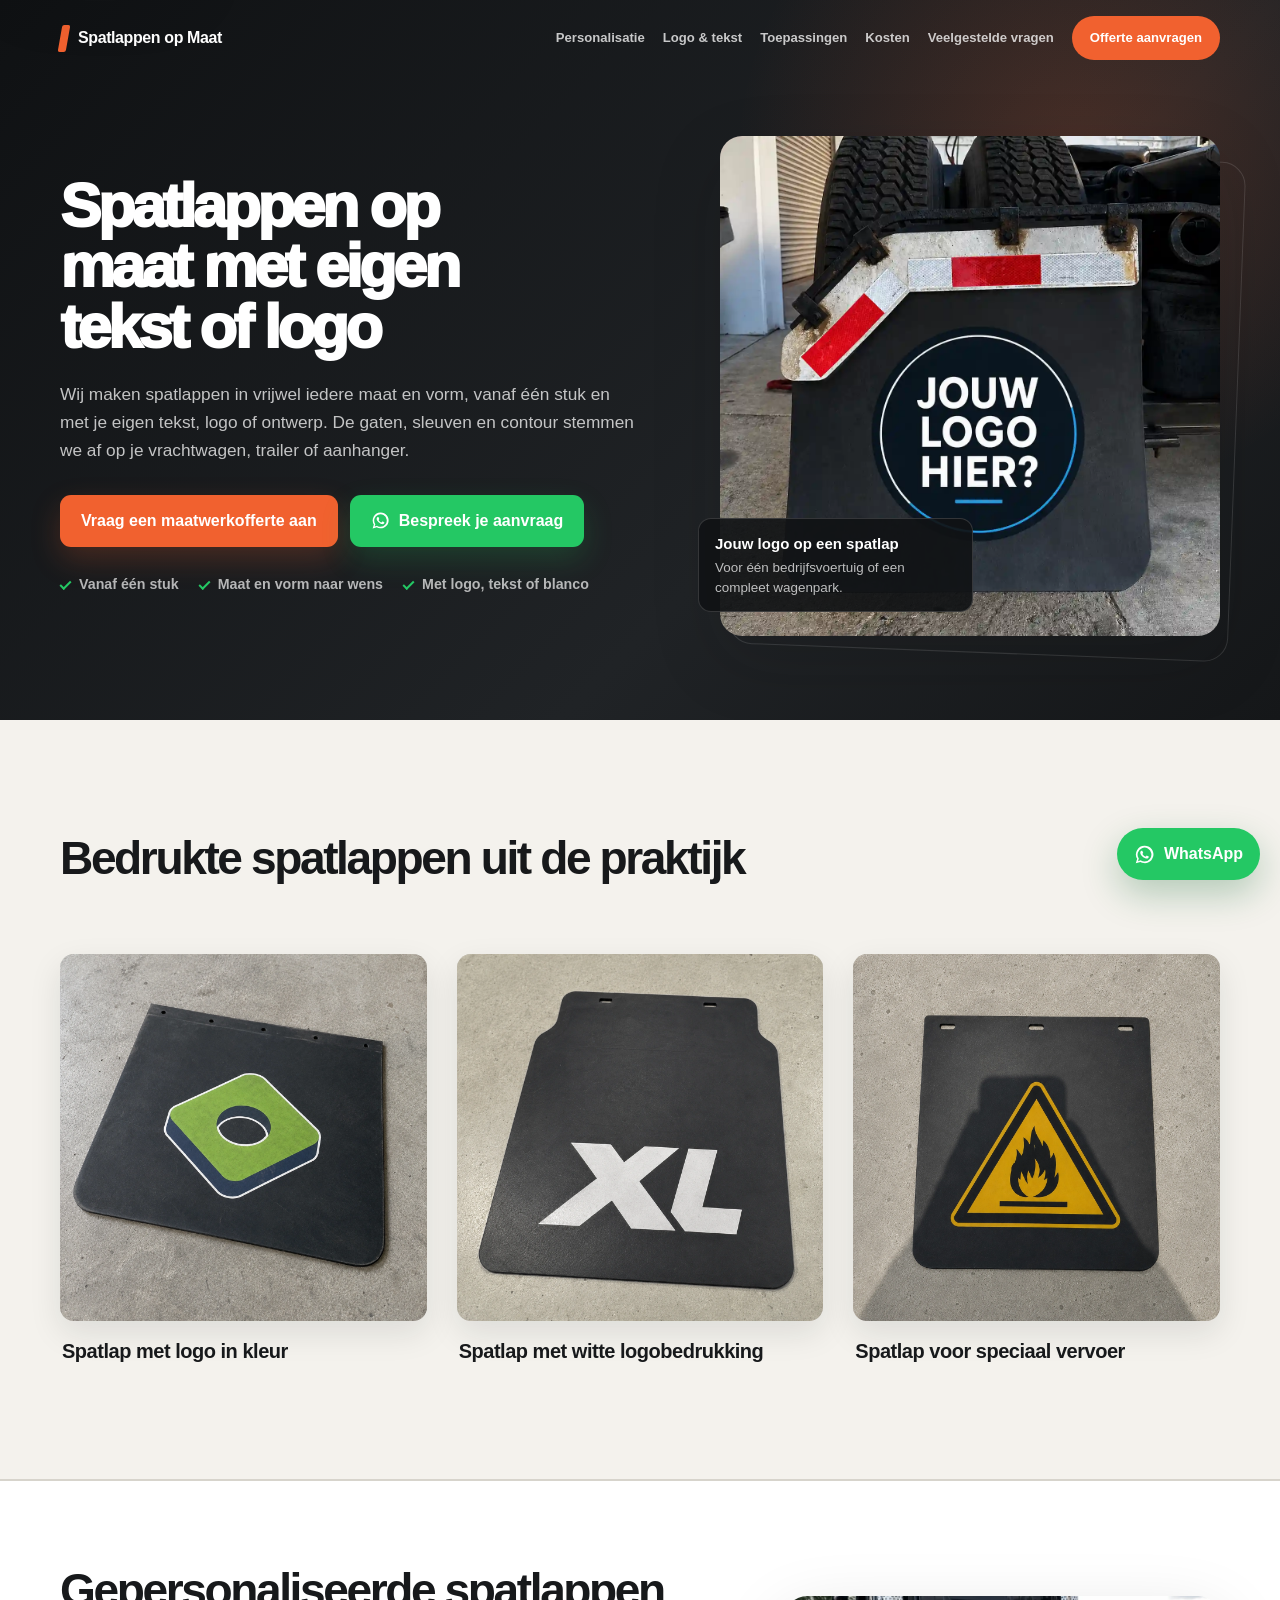
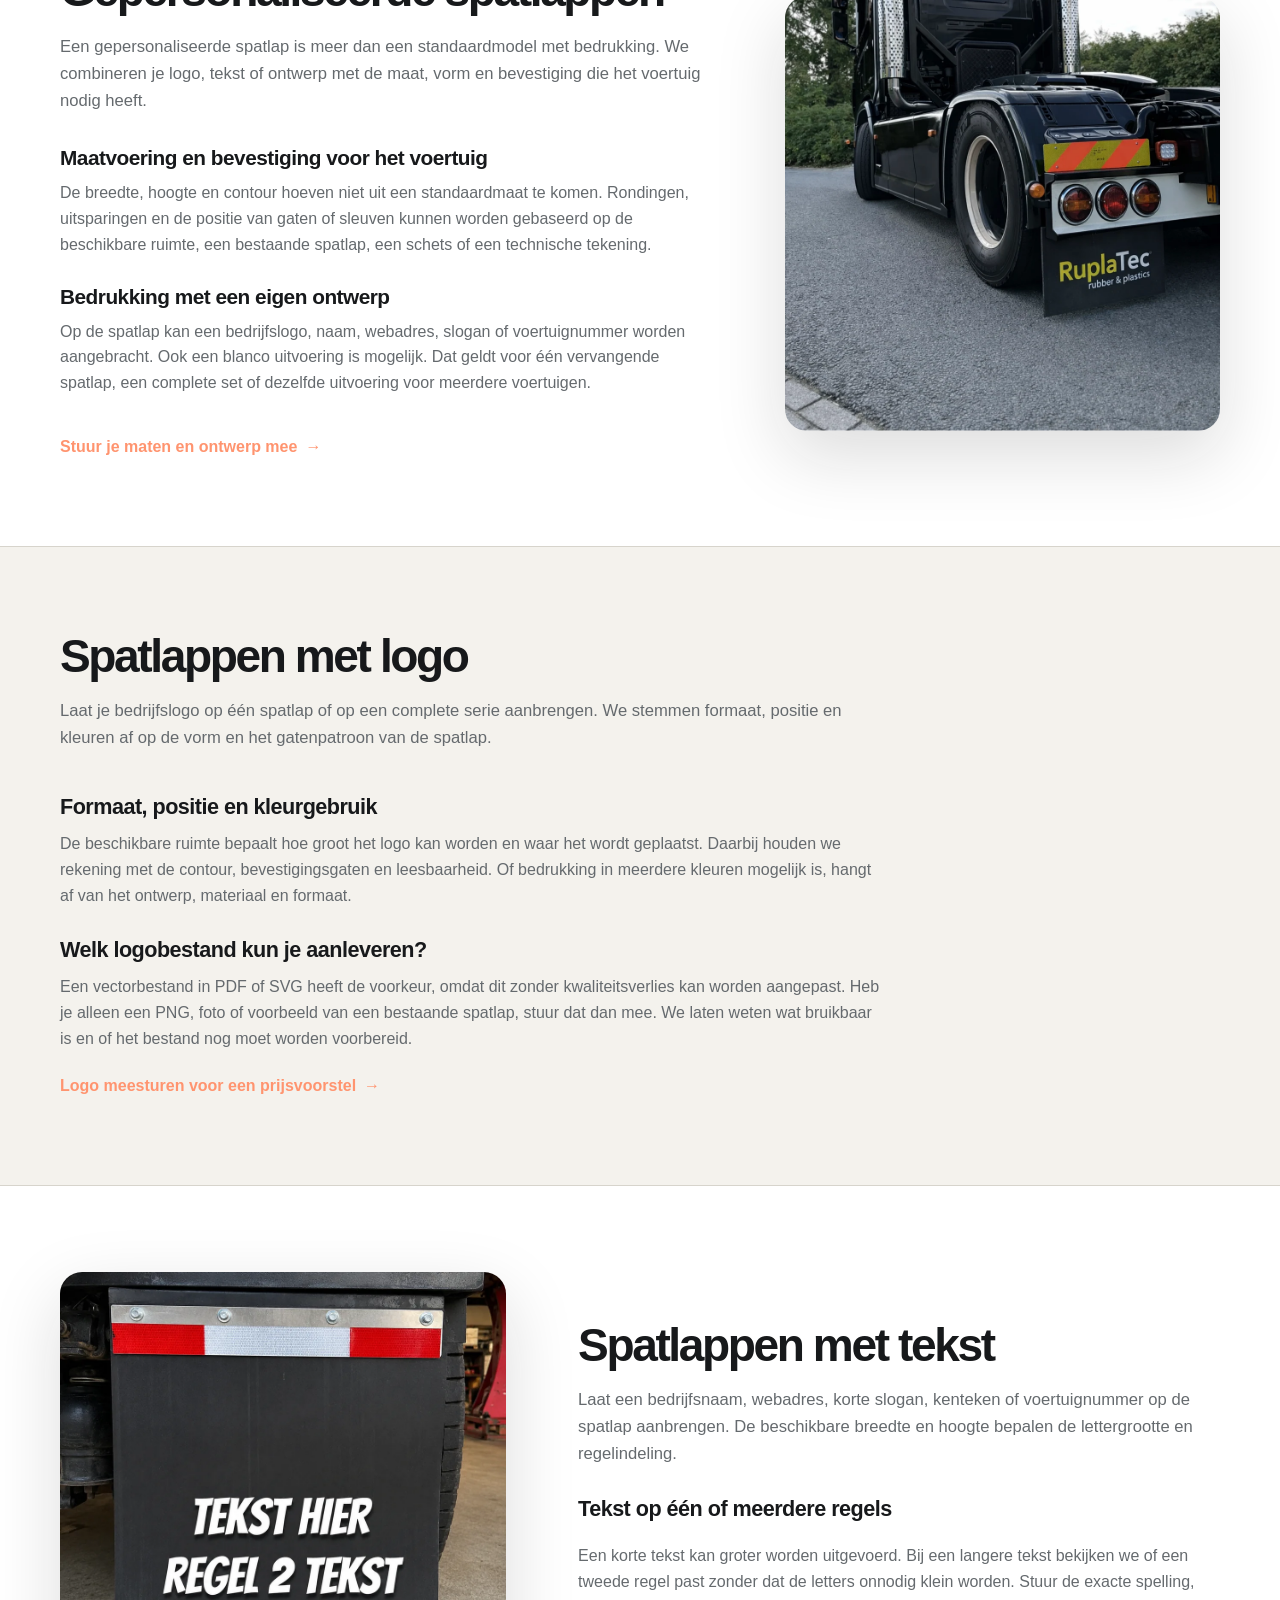
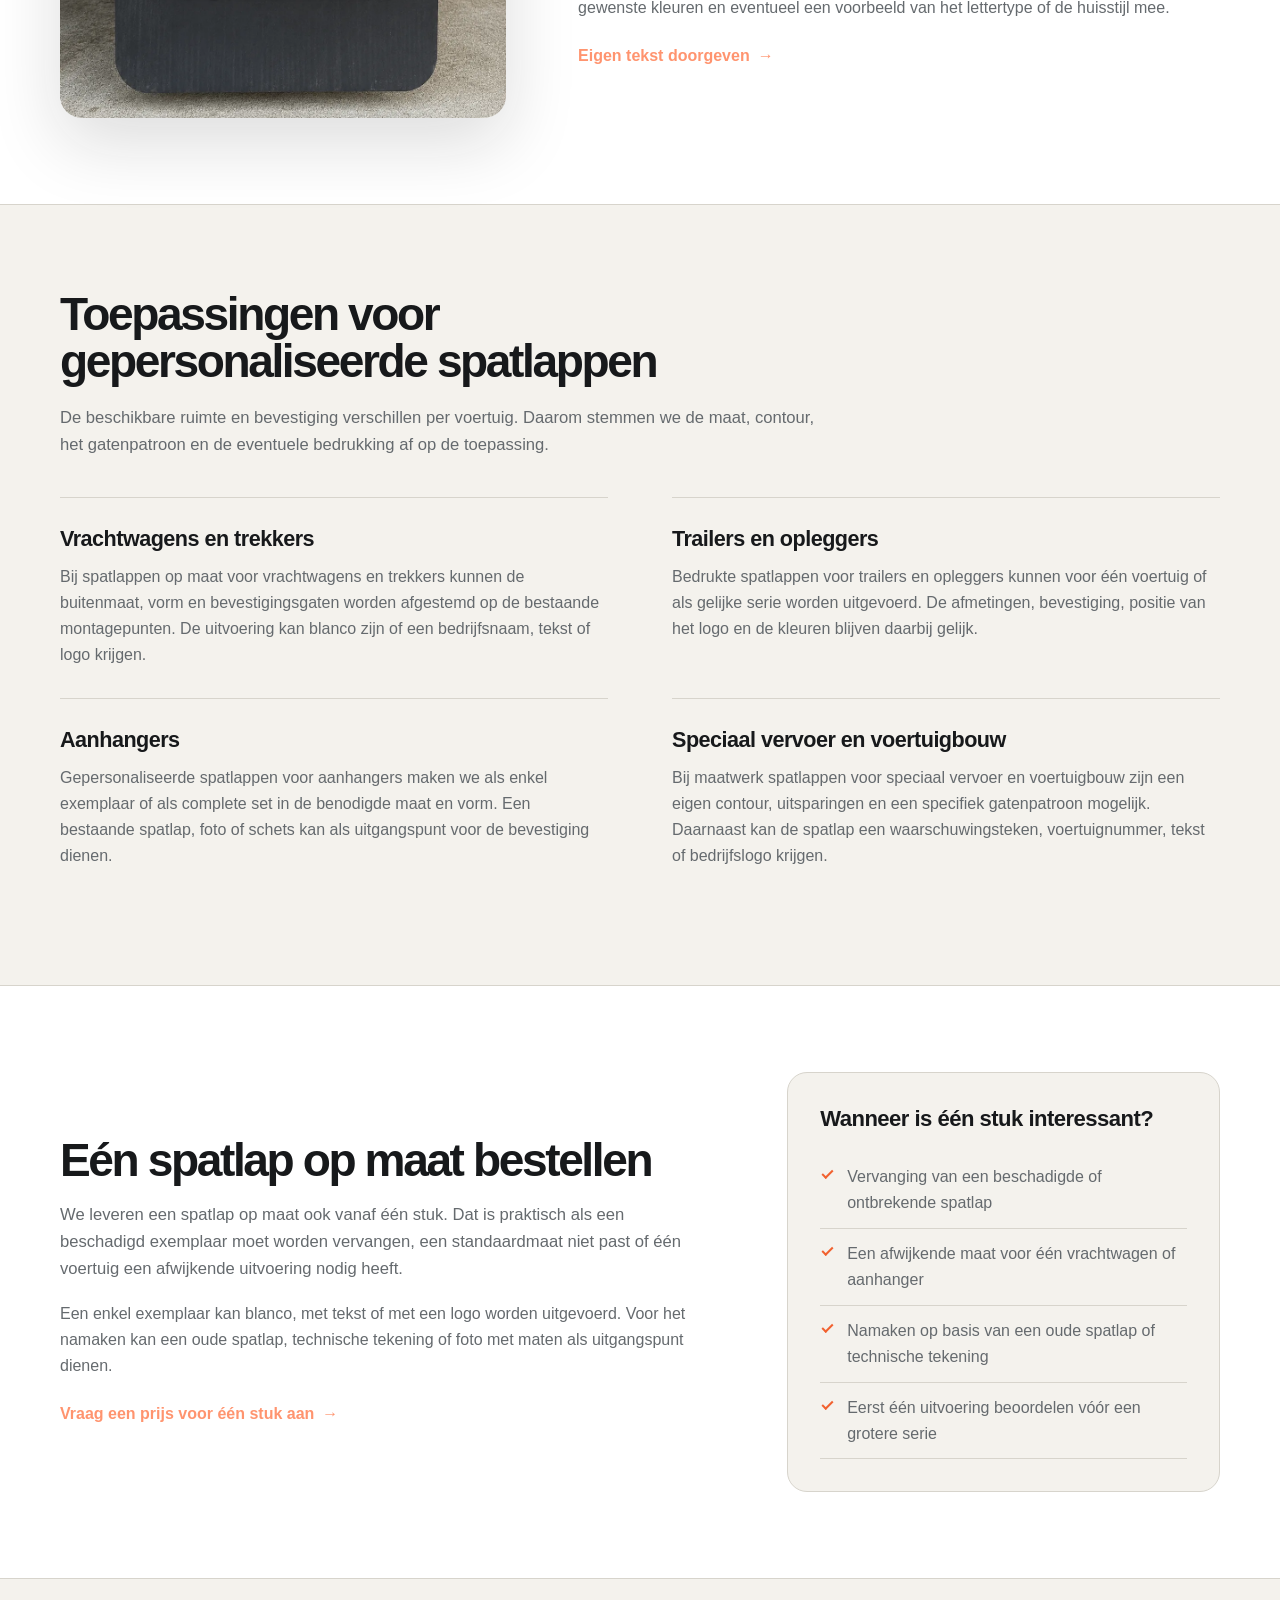
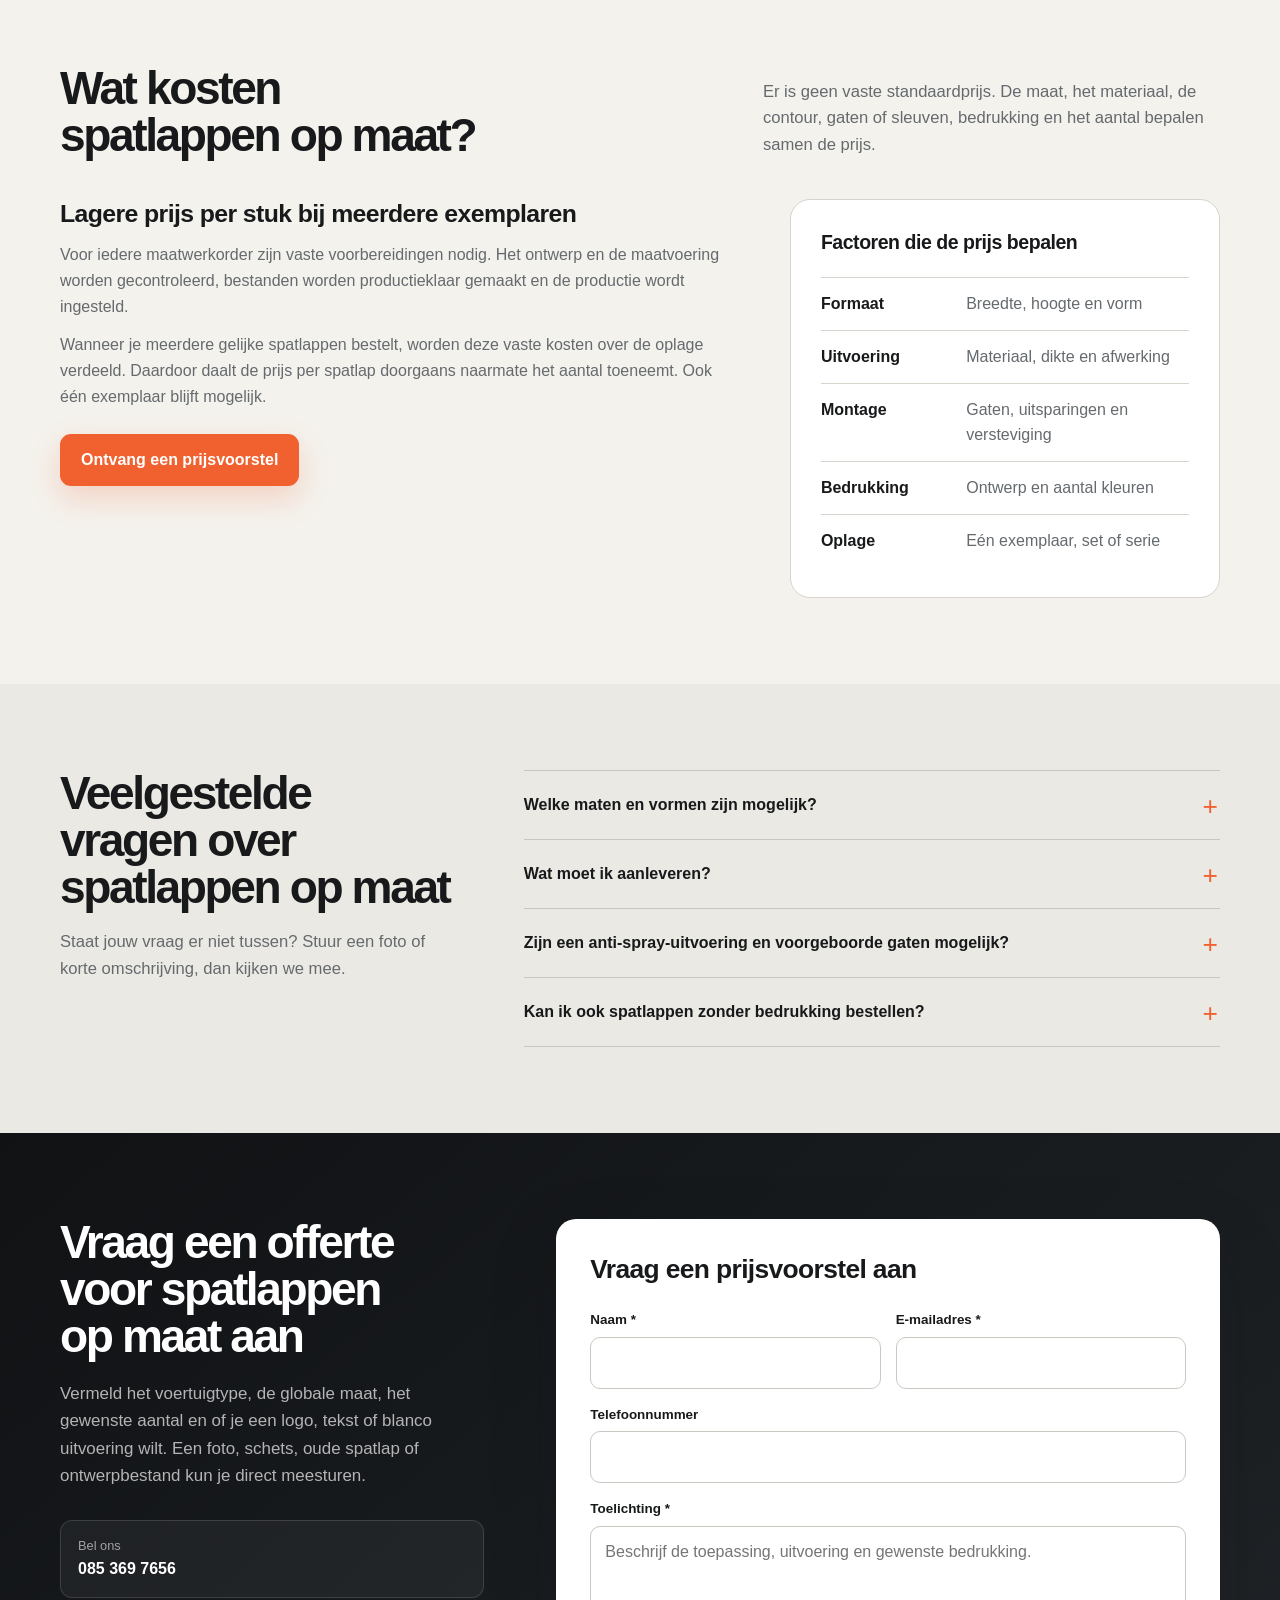
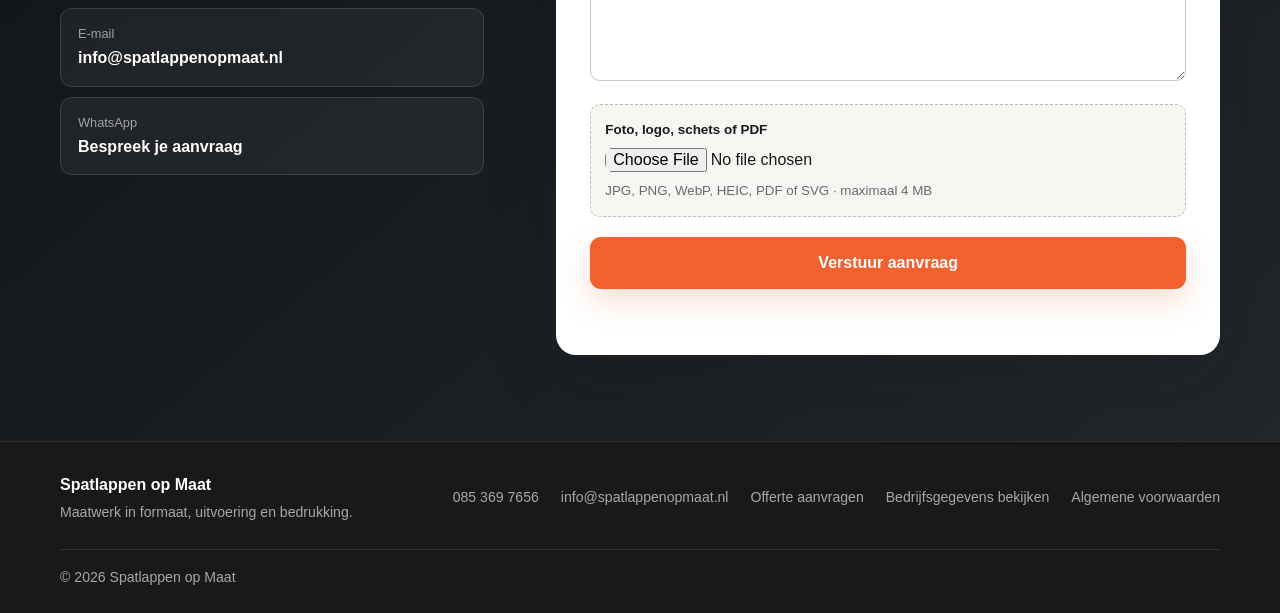
<file: index.html>
<!doctype html>
<html lang="nl">
<head>
  <meta charset="utf-8">
  <meta name="viewport" content="width=device-width, initial-scale=1, viewport-fit=cover">

  <title>Spatlappen op maat vanaf 1 stuk | Eigen logo of tekst</title>

  <meta name="description" content="Laat vanaf één stuk spatlappen op maat maken in vrijwel iedere maat en vorm, met eigen tekst of logo. Voor vrachtwagens, trailers en aanhangers.">

  <meta name="robots" content="index,follow,max-image-preview:large">
  <meta name="theme-color" content="#17191b">

  <link rel="canonical" href="https://spatlappenopmaat.nl/">
  <link rel="describedby" href="https://spatlappenopmaat.nl/llms.txt" type="text/markdown">

  <link rel="preload" href="spatlap-met-logo-hero.webp" as="image" type="image/webp">
  <link rel="stylesheet" href="site.css?v=20260903-18">

  <!-- Favicon -->
<link rel="icon" href="/favicon-spatlappenopmaat.ico" type="image/x-icon">
  
  <meta property="og:type" content="website">
  <meta property="og:locale" content="nl_NL">
  <meta property="og:site_name" content="Spatlappen op Maat">
  <meta property="og:title" content="Spatlappen op maat vanaf 1 stuk | Eigen logo of tekst">
  <meta property="og:description" content="Laat vanaf één stuk spatlappen op maat maken in vrijwel iedere maat en vorm, met eigen tekst of logo.">
  <meta property="og:url" content="https://spatlappenopmaat.nl/">
  <meta property="og:image" content="https://spatlappenopmaat.nl/spatlap-met-logo-hero.webp">
  <meta property="og:image:width" content="1254">
  <meta property="og:image:height" content="1254">
  <meta property="og:image:alt" content="Gepersonaliseerde spatlap op maat met plek voor een eigen logo">

  <meta name="twitter:card" content="summary_large_image">

  <script type="application/ld+json">
  {
    "@context": "https://schema.org",
    "@graph": [
      {
        "@type": "Organization",
        "@id": "https://spatlappenopmaat.nl/#organization",
        "name": "Spatlappen op Maat",
        "url": "https://spatlappenopmaat.nl/",
        "email": "info@spatlappenopmaat.nl",
        "telephone": "+31853697656",
        "contactPoint": {
          "@type": "ContactPoint",
          "telephone": "+31853697656",
          "contactType": "sales",
          "availableLanguage": [
            "nl",
            "en"
          ],
          "areaServed": [
            "NL",
            "BE"
          ]
        }
      },
      {
        "@type": "WebSite",
        "@id": "https://spatlappenopmaat.nl/#website",
        "url": "https://spatlappenopmaat.nl/",
        "name": "Spatlappen op Maat",
        "inLanguage": "nl-NL",
        "publisher": {
          "@id": "https://spatlappenopmaat.nl/#organization"
        }
      },
      {
        "@type": "WebPage",
        "@id": "https://spatlappenopmaat.nl/#webpage",
        "url": "https://spatlappenopmaat.nl/",
        "name": "Spatlappen op maat vanaf 1 stuk | Eigen logo of tekst",
        "description": "Laat vanaf één stuk spatlappen op maat maken in vrijwel iedere maat en vorm, met eigen tekst of logo. Voor vrachtwagens, trailers en aanhangers.",
        "isPartOf": {
          "@id": "https://spatlappenopmaat.nl/#website"
        },
        "about": {
          "@id": "https://spatlappenopmaat.nl/#service"
        },
        "inLanguage": "nl-NL",
        "primaryImageOfPage": {
          "@type": "ImageObject",
          "url": "https://spatlappenopmaat.nl/spatlap-met-logo-hero.webp",
          "width": 1254,
          "height": 1254
        }
      },
      {
        "@type": "Service",
        "@id": "https://spatlappenopmaat.nl/#service",
        "name": "Gepersonaliseerde spatlappen op maat",
        "serviceType": "Productie en bedrukking van één spatlap op maat of maatwerk spatlappen",
        "description": "Gepersonaliseerde spatlappen voor vrachtwagens, trailers, opleggers, aanhangers en bijzondere voertuigen. Met eigen maatvoering, gaten, tekst, logo of zonder bedrukking.",
        "provider": {
          "@id": "https://spatlappenopmaat.nl/#organization"
        },
        "areaServed": [
          {
            "@type": "Country",
            "name": "Nederland"
          },
          {
            "@type": "Country",
            "name": "België"
          }
        ],
        "url": "https://spatlappenopmaat.nl/"
      },
      {
        "@type": "FAQPage",
        "@id": "https://spatlappenopmaat.nl/#faq",
        "mainEntity": [
          {
            "@type": "Question",
            "name": "Welke maten en vormen zijn mogelijk?",
            "acceptedAnswer": {
              "@type": "Answer",
              "text": "Vrijwel iedere maat en vorm is mogelijk. Ook contouren, uitsparingen en de positie van bevestigingsgaten kunnen in het maatwerk worden meegenomen."
            }
          },
          {
            "@type": "Question",
            "name": "Wat moet ik aanleveren?",
            "acceptedAnswer": {
              "@type": "Answer",
              "text": "Voor een eerste beoordeling zijn een foto, schets of bestaande spatlap, de globale maat en het gewenste aantal voldoende. Voeg voor bedrukking ook het logo of de exacte tekst toe. Een technische tekening is vooraf niet verplicht."
            }
          },
          {
            "@type": "Question",
            "name": "Zijn een anti-spray-uitvoering en voorgeboorde gaten mogelijk?",
            "acceptedAnswer": {
              "@type": "Answer",
              "text": "Ja. We kunnen een anti-spray-uitvoering leveren en de bevestigingsgaten vooraf aanbrengen. Het gatenpatroon stemmen we af op de maten of het aangeleverde voorbeeld."
            }
          },
          {
            "@type": "Question",
            "name": "Kan ik ook spatlappen zonder bedrukking bestellen?",
            "acceptedAnswer": {
              "@type": "Answer",
              "text": "Ja. De spatlap kan ook volledig blanco worden uitgevoerd, met alleen de gewenste maat, vorm en bevestigingspunten."
            }
          }
        ]
      }
    ]
  }
  </script>
</head>

<body>

  <a class="skip-link" href="#main">Ga naar de inhoud</a>

  <header class="site-header" id="site-header">
    <div class="container nav-shell">

      <a class="wordmark" href="#top" aria-label="Spatlappen op Maat, naar het begin van de pagina">
        <span aria-hidden="true"></span>
        Spatlappen op Maat
      </a>

      <button
        class="menu-button"
        type="button"
        aria-expanded="false"
        aria-controls="site-navigation"
        aria-label="Menu openen"
      >
        <span></span>
        <span></span>
        <span></span>
      </button>

      <nav class="site-navigation" id="site-navigation" aria-label="Hoofdnavigatie">
        <a href="#gepersonaliseerde-spatlappen">Personalisatie</a>
        <a href="#spatlappen-met-logo">Logo &amp; tekst</a>
        <a href="#voertuigen">Toepassingen</a>
        <a href="#kosten">Kosten</a>
        <a href="#faq">Veelgestelde vragen</a>
        <a class="nav-cta" href="#offerte">Offerte aanvragen</a>
      </nav>

    </div>
  </header>

  <main id="main">

    <section class="hero" id="top">
      <div class="container hero-grid">

        <div class="hero-copy">

          <h1>
            Spatlappen op maat met eigen tekst of logo
          </h1>

          <p class="hero-intro">
            Wij maken spatlappen in vrijwel iedere maat en vorm, vanaf één stuk
            en met je eigen tekst, logo of ontwerp. De gaten, sleuven en contour
            stemmen we af op je vrachtwagen, trailer of aanhanger.
          </p>

          <div class="hero-actions">

            <a class="button button-primary" href="#offerte">
              Vraag een maatwerkofferte aan
            </a>

            <a
              class="button button-whatsapp"
              href="https://wa.me/31612249916?text=Hallo%2C%20ik%20heb%20een%20vraag%20over%20spatlappen%20op%20maat."
              target="_blank"
              rel="noopener noreferrer"
            >
              <svg viewBox="0 0 24 24" aria-hidden="true">
                <path d="M12.04 2a9.84 9.84 0 0 0-8.42 14.93L2.05 22l5.2-1.53A9.93 9.93 0 1 0 12.04 2Zm0 17.98a8 8 0 0 1-4.08-1.12l-.3-.18-3.08.91.92-3-.2-.31a7.9 7.9 0 1 1 6.74 3.7Zm4.36-5.91c-.24-.12-1.4-.69-1.62-.77-.22-.08-.38-.12-.54.12-.16.24-.62.77-.76.93-.14.16-.28.18-.52.06-.24-.12-1.01-.37-1.93-1.19a7.25 7.25 0 0 1-1.33-1.65c-.14-.24-.02-.37.1-.49.11-.11.24-.28.36-.42.12-.14.16-.24.24-.4.08-.16.04-.3-.02-.42-.06-.12-.54-1.3-.74-1.78-.2-.47-.4-.4-.54-.41h-.46c-.16 0-.42.06-.64.3-.22.24-.84.82-.84 2 0 1.18.86 2.32.98 2.48.12.16 1.69 2.58 4.1 3.62.57.25 1.02.39 1.37.5.58.18 1.1.16 1.51.1.46-.07 1.4-.58 1.6-1.13.2-.56.2-1.04.14-1.14-.06-.1-.22-.16-.46-.28Z"/>
              </svg>
              Bespreek je aanvraag
            </a>

          </div>

          <ul class="hero-points" aria-label="Belangrijkste mogelijkheden">
            <li><a href="#vanaf-een-stuk">Vanaf één stuk</a></li>
            <li><a href="#gepersonaliseerde-spatlappen">Maat en vorm naar wens</a></li>
            <li><a href="#spatlappen-met-logo">Met logo, tekst of blanco</a></li>
          </ul>

        </div>

        <figure class="hero-visual">

          <img
            src="spatlap-met-logo-hero.webp"
            width="1254"
            height="1254"
            alt="Gepersonaliseerde spatlap op maat met plek voor een eigen logo"
            fetchpriority="high"
          >

          <figcaption>
            <strong>Jouw logo op een spatlap</strong>
            Voor één bedrijfsvoertuig of een compleet wagenpark.
          </figcaption>

        </figure>

      </div>
    </section>


    <section class="examples-section" id="voorbeelden">

      <div class="container">

        <header class="examples-heading">

          <h2>
            Bedrukte spatlappen uit de praktijk
          </h2>

        </header>

        <div class="examples-grid">

          <figure class="example-card">

            <div class="example-image">
              <img
                src="spatlap-bedrukt.webp"
                width="1254"
                height="1254"
                alt="Zwarte spatlap met groen en donkerblauw bedrijfslogo en vijf bevestigingsgaten"
                loading="lazy"
                decoding="async"
              >

            </div>

            <figcaption>
              <h3>Spatlap met logo in kleur</h3>
            </figcaption>

          </figure>

          <figure class="example-card">

            <div class="example-image">
              <img
                src="spatlap-xl-wit.webp"
                width="1254"
                height="1254"
                alt="Zwarte XL-spatlap op maat met witte XL-bedrukking en twee bevestigingssleuven"
                loading="lazy"
                decoding="async"
              >

            </div>

            <figcaption>
              <h3>Spatlap met witte logobedrukking</h3>
            </figcaption>

          </figure>

          <figure class="example-card">

            <div class="example-image">
              <img
                src="spatlap-waarschuwingsbord-schaduw.webp"
                width="1254"
                height="1254"
                alt="Zwarte spatlap voor speciaal vervoer met geel-zwart waarschuwingssymbool en drie bevestigingssleuven"
                loading="lazy"
                decoding="async"
              >
            </div>

            <figcaption>
              <h3>Spatlap voor speciaal vervoer</h3>
            </figcaption>

          </figure>

        </div>

      </div>

    </section>


    <section class="personalization-section surface-section" id="gepersonaliseerde-spatlappen">

      <div class="container personalization-layout">

        <div class="personalization-copy">

          <h2>
            Gepersonaliseerde spatlappen
          </h2>

          <p class="lead">
            Een gepersonaliseerde spatlap is meer dan een standaardmodel met
            bedrukking. We combineren je logo, tekst of ontwerp met de maat,
            vorm en bevestiging die het voertuig nodig heeft.
          </p>

          <div class="personalization-content">

            <h3>Maatvoering en bevestiging voor het voertuig</h3>

            <p>
              De breedte, hoogte en contour hoeven niet uit een standaardmaat
              te komen. Rondingen, uitsparingen en de positie van gaten of
              sleuven kunnen worden gebaseerd op de beschikbare ruimte, een
              bestaande spatlap, een schets of een technische tekening.
            </p>

            <h3>Bedrukking met een eigen ontwerp</h3>

            <p>
              Op de spatlap kan een bedrijfslogo, naam, webadres, slogan of
              voertuignummer worden aangebracht. Ook een blanco uitvoering is
              mogelijk. Dat geldt voor één vervangende spatlap, een complete set
              of dezelfde uitvoering voor meerdere voertuigen.
            </p>

          </div>

          <a class="text-link" href="#offerte">
            Stuur je maten en ontwerp mee
            <span aria-hidden="true">→</span>
          </a>

        </div>

        <figure class="section-image personalization-image">
          <img
            src="spatlappen-op-maat.webp"
            width="1018"
            height="1018"
            alt="Gepersonaliseerde spatlap op maat met RuplaTec-logo gemonteerd onder een vrachtwagen"
            loading="lazy"
            decoding="async"
          >
        </figure>

      </div>

    </section>


    <section class="intent-section" id="spatlappen-met-logo">

      <div class="container">

        <div class="intent-heading">

          <h2>
            Spatlappen met logo
          </h2>

          <p class="lead">
            Laat je bedrijfslogo op één spatlap of op een complete serie
            aanbrengen. We stemmen formaat, positie en kleuren af op de vorm en
            het gatenpatroon van de spatlap.
          </p>

        </div>

        <div class="intent-copy-block intent-copy-block-wide">

            <h3>
              Formaat, positie en kleurgebruik
            </h3>

            <p>
              De beschikbare ruimte bepaalt hoe groot het logo kan worden en
              waar het wordt geplaatst. Daarbij houden we rekening met de
              contour, bevestigingsgaten en leesbaarheid. Of bedrukking in
              meerdere kleuren mogelijk is, hangt af van het ontwerp, materiaal
              en formaat.
            </p>

            <h3>
              Welk logobestand kun je aanleveren?
            </h3>

            <p>
              Een vectorbestand in PDF of SVG heeft de voorkeur, omdat dit
              zonder kwaliteitsverlies kan worden aangepast. Heb je alleen een
              PNG, foto of voorbeeld van een bestaande spatlap, stuur dat dan
              mee. We laten weten wat bruikbaar is en of het bestand nog moet
              worden voorbereid.
            </p>

            <a class="text-link" href="#offerte">
              Logo meesturen voor een prijsvoorstel
              <span aria-hidden="true">→</span>
            </a>

        </div>

      </div>

    </section>


    <section class="intent-section surface-section" id="spatlappen-met-tekst">

      <div class="container intent-media-grid">

        <figure class="section-image intent-image">
          <img
            src="spatlappen-met-bedrukking.webp"
            width="1000"
            height="1000"
            alt="Zwarte spatlap met witte tekst onder een vrachtwagen"
            loading="lazy"
          >
        </figure>

        <div class="intent-text-copy">

          <h2>
            Spatlappen met tekst
          </h2>

          <p class="lead">
            Laat een bedrijfsnaam, webadres, korte slogan, kenteken of
            voertuignummer op de spatlap aanbrengen. De beschikbare breedte en
            hoogte bepalen de lettergrootte en regelindeling.
          </p>

          <h3>
            Tekst op één of meerdere regels
          </h3>

          <p>
            Een korte tekst kan groter worden uitgevoerd. Bij een langere tekst
            bekijken we of een tweede regel past zonder dat de letters onnodig
            klein worden. Stuur de exacte spelling, gewenste kleuren en eventueel
            een voorbeeld van het lettertype of de huisstijl mee.
          </p>

          <a class="text-link" href="#offerte">
            Eigen tekst doorgeven
            <span aria-hidden="true">→</span>
          </a>

        </div>

      </div>

    </section>


    <section class="vehicle-section" id="voertuigen">

      <div class="container">

        <header class="vehicle-heading">

          <h2>
            Toepassingen voor gepersonaliseerde spatlappen
          </h2>

          <p class="lead">
            De beschikbare ruimte en bevestiging verschillen per voertuig.
            Daarom stemmen we de maat, contour, het gatenpatroon en de eventuele
            bedrukking af op de toepassing.
          </p>

        </header>

        <div class="vehicle-grid">

          <article>
            <h3>Vrachtwagens en trekkers</h3>
            <p>
              Bij spatlappen op maat voor vrachtwagens en trekkers kunnen de
              buitenmaat, vorm en bevestigingsgaten worden afgestemd op de
              bestaande montagepunten. De uitvoering kan blanco zijn of een
              bedrijfsnaam, tekst of logo krijgen.
            </p>
          </article>

          <article>
            <h3>Trailers en opleggers</h3>
            <p>
              Bedrukte spatlappen voor trailers en opleggers kunnen voor één
              voertuig of als gelijke serie worden uitgevoerd. De afmetingen,
              bevestiging, positie van het logo en de kleuren blijven daarbij
              gelijk.
            </p>
          </article>

          <article>
            <h3>Aanhangers</h3>
            <p>
              Gepersonaliseerde spatlappen voor aanhangers maken we als enkel
              exemplaar of als complete set in de benodigde maat en vorm. Een
              bestaande spatlap, foto of schets kan als uitgangspunt voor de
              bevestiging dienen.
            </p>
          </article>

          <article>
            <h3>Speciaal vervoer en voertuigbouw</h3>
            <p>
              Bij maatwerk spatlappen voor speciaal vervoer en voertuigbouw zijn
              een eigen contour, uitsparingen en een specifiek gatenpatroon
              mogelijk. Daarnaast kan de spatlap een waarschuwingsteken,
              voertuignummer, tekst of bedrijfslogo krijgen.
            </p>
          </article>

        </div>

      </div>

    </section>


    <section class="usp-feature-section surface-section" id="vanaf-een-stuk">

      <div class="container usp-feature-grid">

        <div class="usp-feature-copy">

          <h2>
            Eén spatlap op maat bestellen
          </h2>

          <p class="lead">
            We leveren een spatlap op maat ook vanaf één stuk. Dat is praktisch
            als een beschadigd exemplaar moet worden vervangen, een standaardmaat
            niet past of één voertuig een afwijkende uitvoering nodig heeft.
          </p>

          <p>
            Een enkel exemplaar kan blanco, met tekst of met een logo worden
            uitgevoerd. Voor het namaken kan een oude spatlap, technische tekening
            of foto met maten als uitgangspunt dienen.
          </p>

          <a class="text-link" href="#offerte">
            Vraag een prijs voor één stuk aan
            <span aria-hidden="true">→</span>
          </a>

        </div>

        <aside class="usp-feature-panel">

          <h3>
            Wanneer is één stuk interessant?
          </h3>

          <ul class="usp-list">
            <li>Vervanging van een beschadigde of ontbrekende spatlap</li>
            <li>Een afwijkende maat voor één vrachtwagen of aanhanger</li>
            <li>Namaken op basis van een oude spatlap of technische tekening</li>
            <li>Eerst één uitvoering beoordelen vóór een grotere serie</li>
          </ul>

        </aside>

      </div>

    </section>


    <section id="kosten">

      <div class="container split-heading">

        <div class="section-heading">

          <h2>
            Wat kosten spatlappen op maat?
          </h2>

        </div>

        <div class="lead-copy">

          <p>
            Er is geen vaste standaardprijs. De maat, het materiaal, de contour,
            gaten of sleuven, bedrukking en het aantal bepalen samen de prijs.
          </p>

        </div>

      </div>


      <div class="container cost-grid">

        <div class="cost-explanation">

          <h3>
            Lagere prijs per stuk bij meerdere exemplaren
          </h3>

          <p>
            Voor iedere maatwerkorder zijn vaste voorbereidingen nodig.
            Het ontwerp en de maatvoering worden gecontroleerd,
            bestanden worden productieklaar gemaakt en de productie
            wordt ingesteld.
          </p>

          <p>
            Wanneer je meerdere gelijke spatlappen bestelt,
            worden deze vaste kosten over de oplage verdeeld.
            Daardoor daalt de prijs per spatlap doorgaans
            naarmate het aantal toeneemt. Ook één exemplaar blijft mogelijk.
          </p>

          <a class="button button-primary" href="#offerte">
            Ontvang een prijsvoorstel
          </a>

        </div>


        <aside class="cost-factors">

          <h3>
            Factoren die de prijs bepalen
          </h3>

          <dl>

            <div>
              <dt>Formaat</dt>
              <dd>Breedte, hoogte en vorm</dd>
            </div>

            <div>
              <dt>Uitvoering</dt>
              <dd>Materiaal, dikte en afwerking</dd>
            </div>

            <div>
              <dt>Montage</dt>
              <dd>Gaten, uitsparingen en versteviging</dd>
            </div>

            <div>
              <dt>Bedrukking</dt>
              <dd>Ontwerp en aantal kleuren</dd>
            </div>

            <div>
              <dt>Oplage</dt>
              <dd>Eén exemplaar, set of serie</dd>
            </div>

          </dl>

        </aside>

      </div>

    </section>


    <section class="faq-section" id="faq">

      <div class="container faq-layout">

        <div class="section-heading">

          <h2>
            Veelgestelde vragen over spatlappen op maat
          </h2>

          <p class="lead">
            Staat jouw vraag er niet tussen?
            Stuur een foto of korte omschrijving,
            dan kijken we mee.
          </p>

        </div>


        <div class="faq-list">

          <details>

            <summary>
              Welke maten en vormen zijn mogelijk?
            </summary>

            <p>
              Vrijwel iedere maat en vorm is mogelijk. Ook contouren,
              uitsparingen en de positie van bevestigingsgaten kunnen in het
              maatwerk worden meegenomen.
            </p>

          </details>


          <details>

            <summary>
              Wat moet ik aanleveren?
            </summary>

            <p>
              Voor een eerste beoordeling zijn een foto, schets of bestaande
              spatlap, de globale maat en het gewenste aantal voldoende. Voeg
              voor bedrukking ook het logo of de exacte tekst toe. Een technische
              tekening is vooraf niet verplicht.
            </p>

          </details>


          <details>

            <summary>
              Zijn een anti-spray-uitvoering en voorgeboorde gaten mogelijk?
            </summary>

            <p>
              Ja. We kunnen een anti-spray-uitvoering leveren en de
              bevestigingsgaten vooraf aanbrengen. Het gatenpatroon stemmen we af
              op de maten of het aangeleverde voorbeeld.
            </p>

          </details>


          <details>

            <summary>
              Kan ik ook spatlappen zonder bedrukking bestellen?
            </summary>

            <p>
              Ja. De spatlap kan ook volledig blanco worden uitgevoerd,
              met alleen de gewenste maat, vorm en bevestigingspunten.
            </p>

          </details>

        </div>

      </div>

    </section>


    <section class="contact-section" id="offerte">

      <div class="container contact-layout">

        <div class="contact-copy">

          <h2>
            Vraag een offerte voor spatlappen op maat aan
          </h2>

          <p>
            Vermeld het voertuigtype, de globale maat, het gewenste aantal en
            of je een logo, tekst of blanco uitvoering wilt. Een foto, schets,
            oude spatlap of ontwerpbestand kun je direct meesturen.
          </p>


          <div class="contact-options">

            <a href="tel:+31853697656">
              <span>Bel ons</span>
              <strong>085 369 7656</strong>
            </a>

            <a href="mailto:info@spatlappenopmaat.nl">
              <span>E-mail</span>
              <strong>info@spatlappenopmaat.nl</strong>
            </a>

            <a
              href="https://wa.me/31612249916?text=Hallo%2C%20ik%20heb%20een%20vraag%20over%20spatlappen%20op%20maat."
              target="_blank"
              rel="noopener noreferrer"
            >
              <span>WhatsApp</span>
              <strong>Bespreek je aanvraag</strong>
            </a>

          </div>

        </div>


        <div class="form-card">

          <form
            id="quote-form"
            action="/api/contact"
            method="post"
            enctype="multipart/form-data"
          >

            <div class="form-heading">

              <h3>
                Vraag een prijsvoorstel aan
              </h3>

            </div>


            <div class="honeypot" aria-hidden="true">

              <label for="website">
                Website
              </label>

              <input
                type="text"
                id="website"
                name="website"
                tabindex="-1"
                autocomplete="off"
              >

            </div>


            <input type="hidden" name="form_started_at" id="form-started-at">
            <input type="hidden" name="page" id="form-page">
            <input type="hidden" name="landing_page">
            <input type="hidden" name="referrer_domain">
            <input type="hidden" name="source_detected">
            <input type="hidden" name="first_source">
            <input type="hidden" name="last_source">
            <input type="hidden" name="first_referrer">
            <input type="hidden" name="last_referrer">
            <input type="hidden" name="first_seen">
            <input type="hidden" name="session_count">

            <input type="hidden" name="utm_source">
            <input type="hidden" name="utm_medium">
            <input type="hidden" name="utm_campaign">
            <input type="hidden" name="utm_id">
            <input type="hidden" name="utm_term">
            <input type="hidden" name="utm_content">

            <input type="hidden" name="gclid">
            <input type="hidden" name="gbraid">
            <input type="hidden" name="wbraid">
            <input type="hidden" name="msclkid">
            <input type="hidden" name="fbclid">


            <div class="form-grid">

              <div class="field">

                <label for="name">
                  Naam *
                </label>

                <input
                  type="text"
                  id="name"
                  name="name"
                  autocomplete="name"
                  required
                >

              </div>


              <div class="field">

                <label for="email">
                  E-mailadres *
                </label>

                <input
                  type="email"
                  id="email"
                  name="email"
                  autocomplete="email"
                  required
                >

              </div>


              <div class="field field-full">

                <label for="phone">
                  Telefoonnummer
                </label>

                <input
                  type="tel"
                  id="phone"
                  name="phone"
                  autocomplete="tel"
                >

              </div>

            </div>


            <div class="field">

              <label for="message">
                Toelichting *
              </label>

              <textarea
                id="message"
                name="message"
                rows="5"
                placeholder="Beschrijf de toepassing, uitvoering en gewenste bedrukking."
                required
              ></textarea>

            </div>


            <div class="field file-field">

              <label for="attachment">
                Foto, logo, schets of PDF
              </label>

              <input
                type="file"
                id="attachment"
                name="attachment"
                accept=".jpg,.jpeg,.png,.webp,.heic,.pdf,.svg"
                aria-describedby="attachment-help"
              >

              <small id="attachment-help">
                JPG, PNG, WebP, HEIC, PDF of SVG · maximaal 4 MB
              </small>

            </div>


            <button
              class="button button-primary submit-button"
              type="submit"
            >
              Verstuur aanvraag
            </button>


            <div
              class="form-status"
              id="form-status"
              role="status"
              aria-live="polite"
            ></div>

          </form>

        </div>

      </div>

    </section>

  </main>


  <footer class="site-footer">

    <div class="container footer-layout">

      <div class="footer-intro">

        <a class="footer-brand" href="#top">
          Spatlappen op Maat
        </a>

        <p>
          Maatwerk in formaat, uitvoering en bedrukking.
        </p>

      </div>


      <div class="footer-links">

        <a href="tel:+31853697656">
          085 369 7656
        </a>

        <a href="mailto:info@spatlappenopmaat.nl">
          info@spatlappenopmaat.nl
        </a>

        <a href="#offerte">
          Offerte aanvragen
        </a>

        <a href="bedrijfsgegevens.html">
          Bedrijfsgegevens bekijken
        </a>

        <a href="algemene-voorwaarden.html">
          Algemene voorwaarden
        </a>

      </div>


      <div class="footer-meta">
        © <span id="year"></span> Spatlappen op Maat
      </div>

    </div>

  </footer>


  <a
    class="floating-whatsapp"
    href="https://wa.me/31612249916?text=Hallo%2C%20ik%20heb%20een%20vraag%20over%20spatlappen%20op%20maat."
    target="_blank"
    rel="noopener noreferrer"
    aria-label="Neem contact op via WhatsApp"
  >

    <svg viewBox="0 0 24 24" aria-hidden="true">
      <path d="M12.04 2a9.84 9.84 0 0 0-8.42 14.93L2.05 22l5.2-1.53A9.93 9.93 0 1 0 12.04 2Zm0 17.98a8 8 0 0 1-4.08-1.12l-.3-.18-3.08.91.92-3-.2-.31a7.9 7.9 0 1 1 6.74 3.7Zm4.36-5.91c-.24-.12-1.4-.69-1.62-.77-.22-.08-.38-.12-.54.12-.16.24-.62.77-.76.93-.14.16-.28.18-.52.06-.24-.12-1.01-.37-1.93-1.19a7.25 7.25 0 0 1-1.33-1.65c-.14-.24-.02-.37.1-.49.11-.11.24-.28.36-.42.12-.14.16-.24.24-.4.08-.16.04-.3-.02-.42-.06-.12-.54-1.3-.74-1.78-.2-.47-.4-.4-.54-.41h-.46c-.16 0-.42.06-.64.3-.22.24-.84.82-.84 2 0 1.18.86 2.32.98 2.48.12.16 1.69 2.58 4.1 3.62.57.25 1.02.39 1.37.5.58.18 1.1.16 1.51.1.46-.07 1.4-.58 1.6-1.13.2-.56.2-1.04.14-1.14-.06-.1-.22-.16-.46-.28Z"/>
    </svg>

    <span>
      WhatsApp
    </span>

  </a>


  <script src="site.js?v=20260928-1" defer></script>

</body>
</html>
</file>
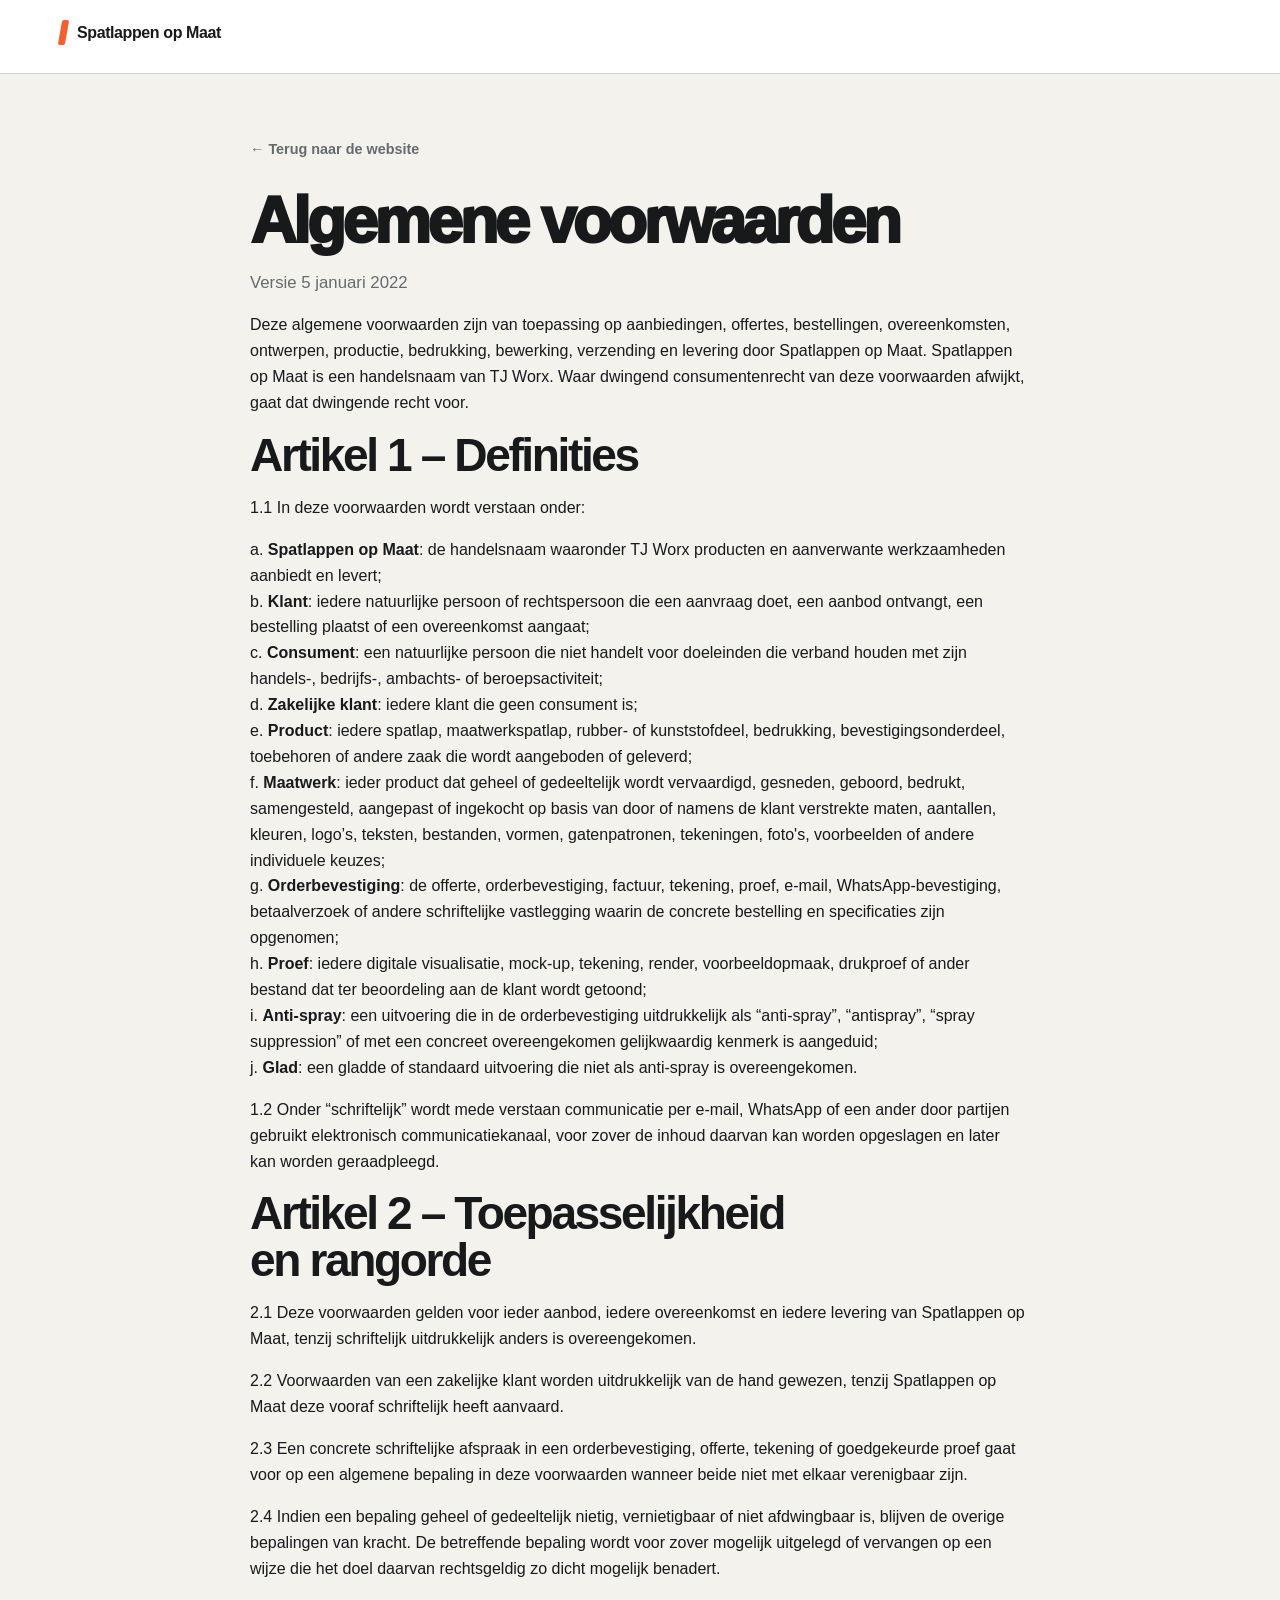
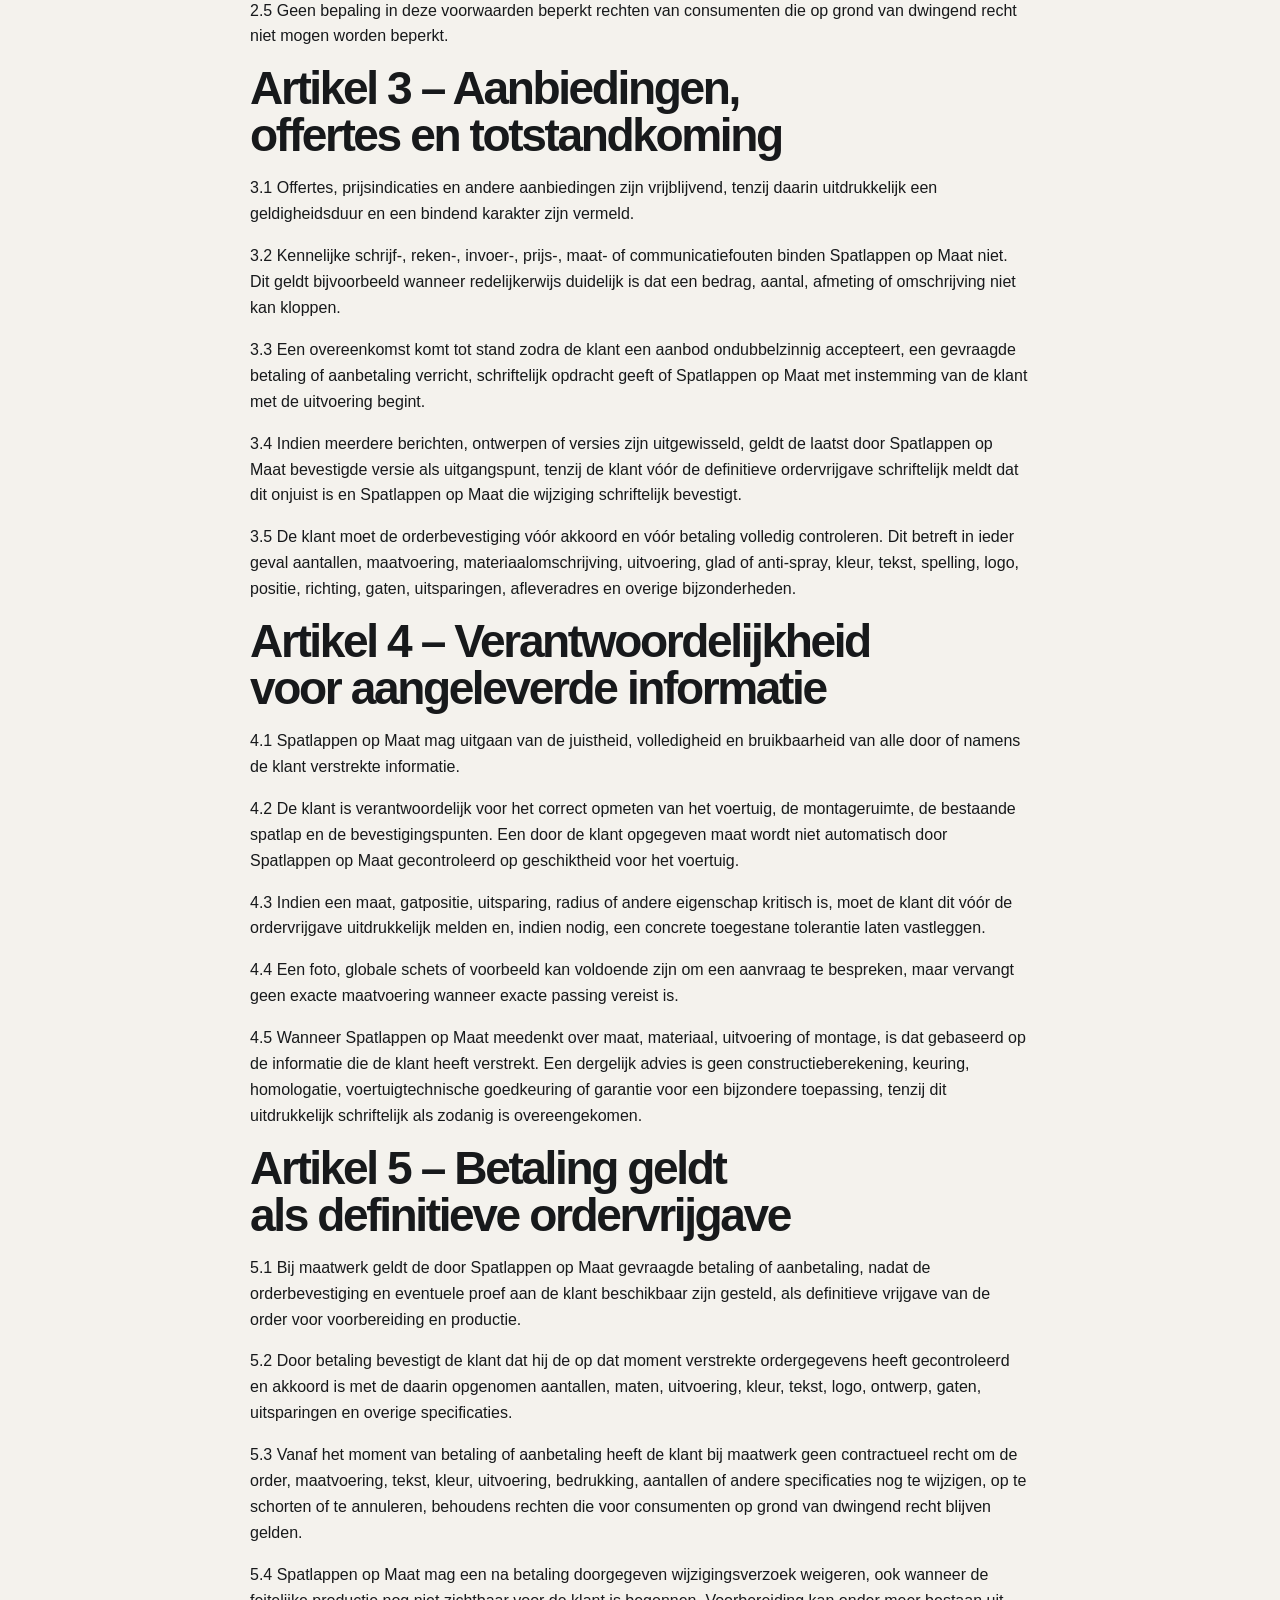
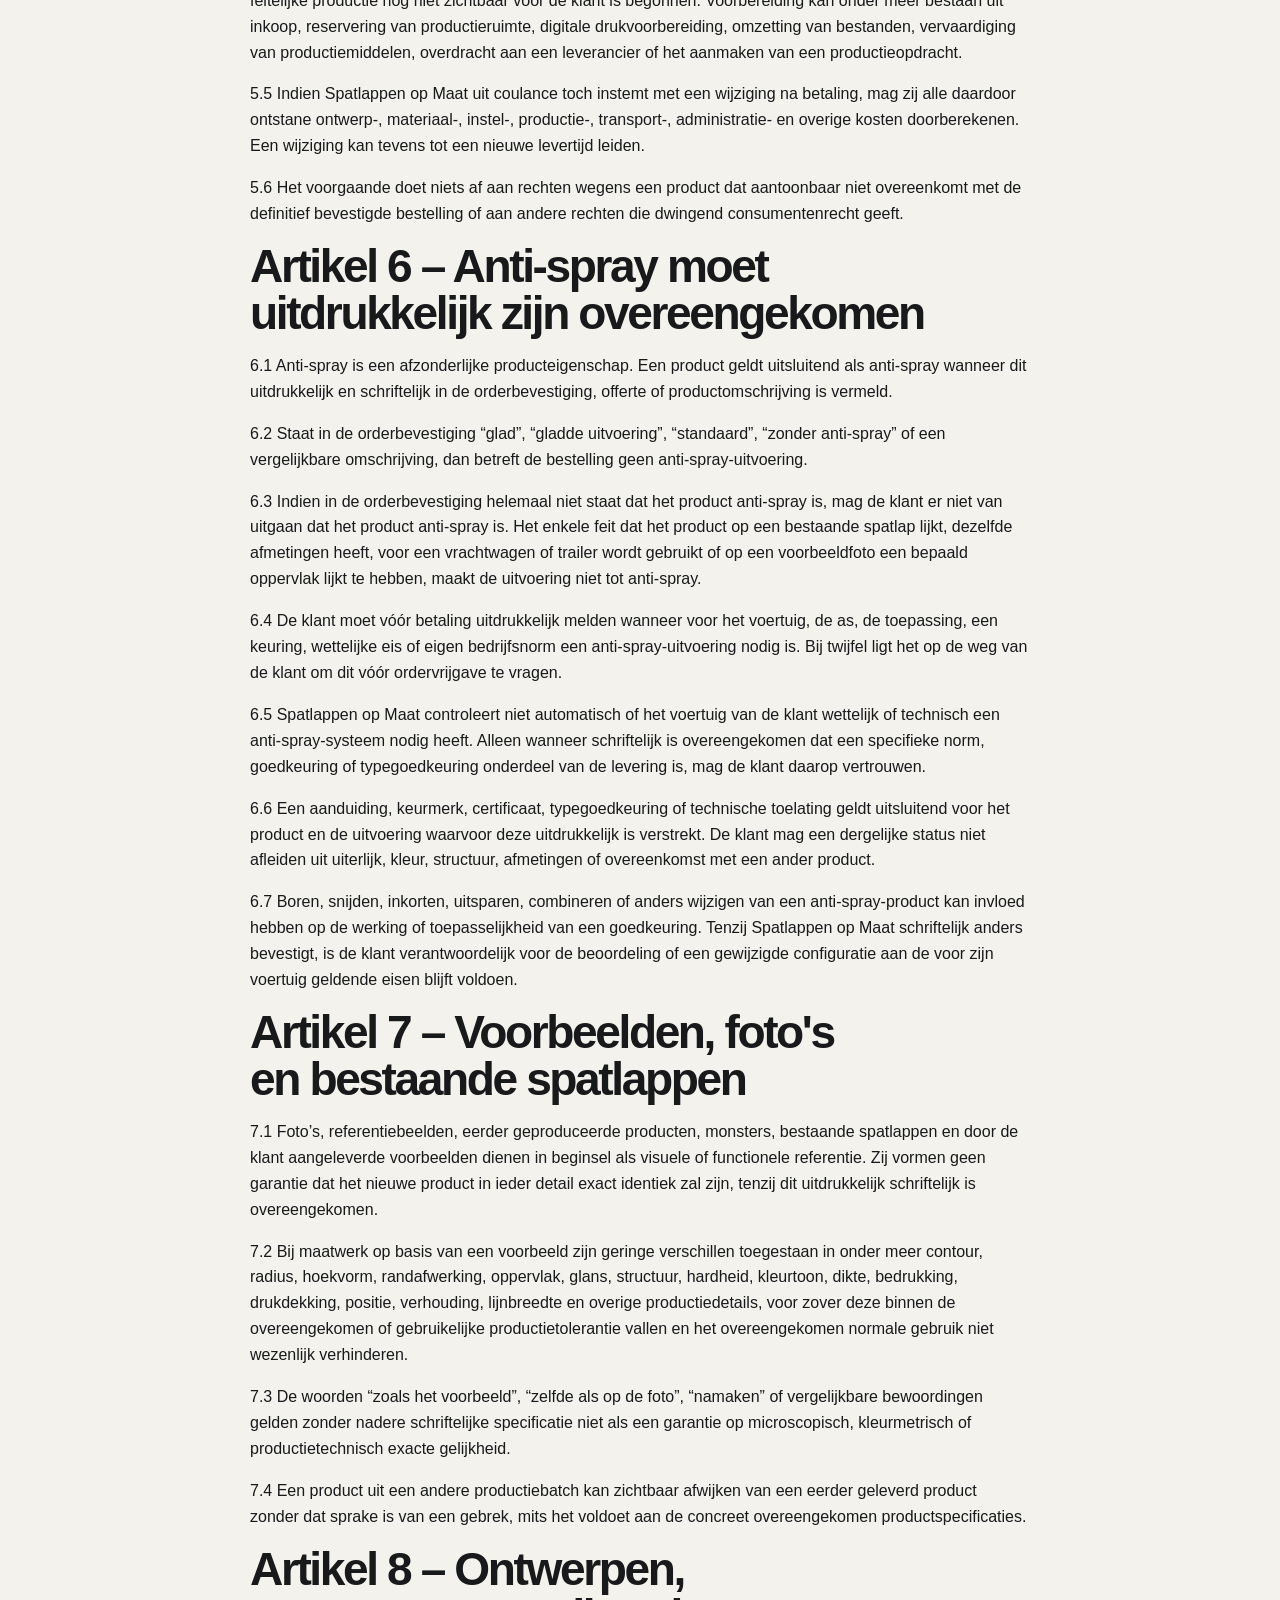
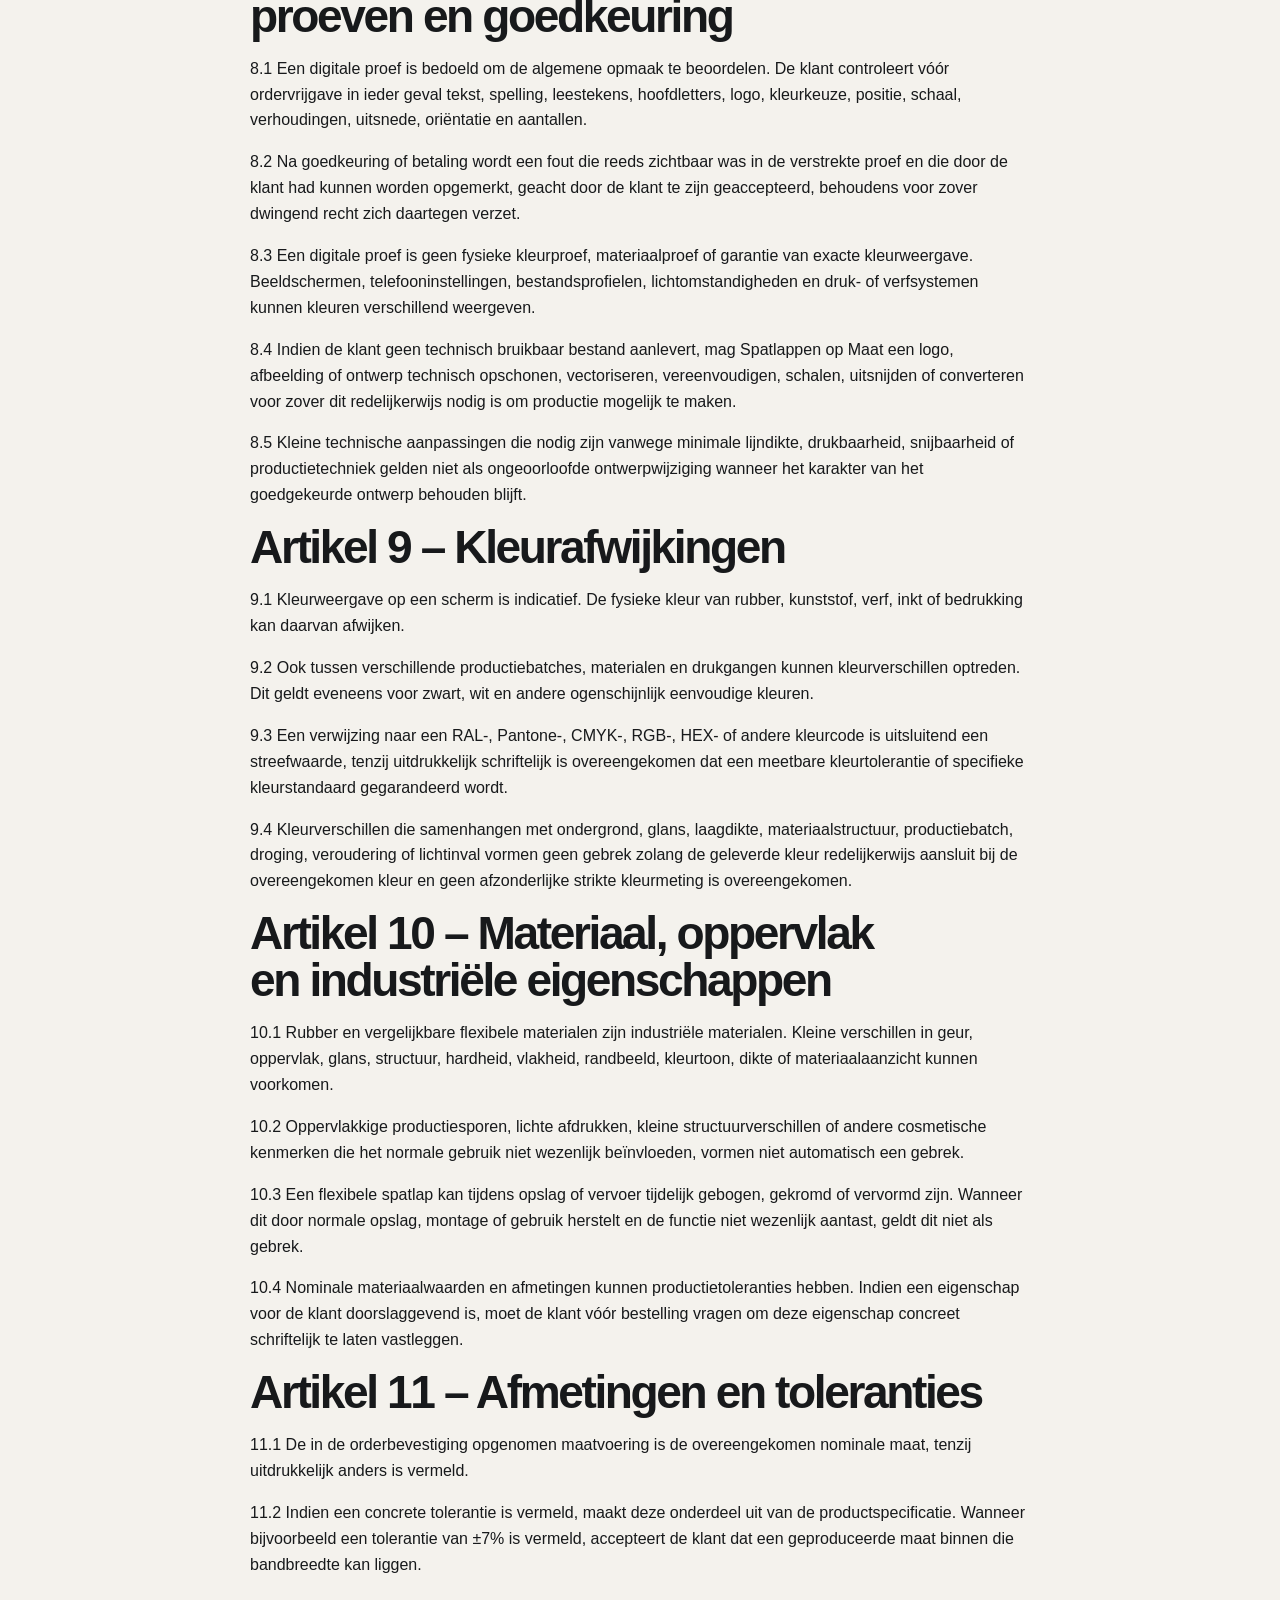
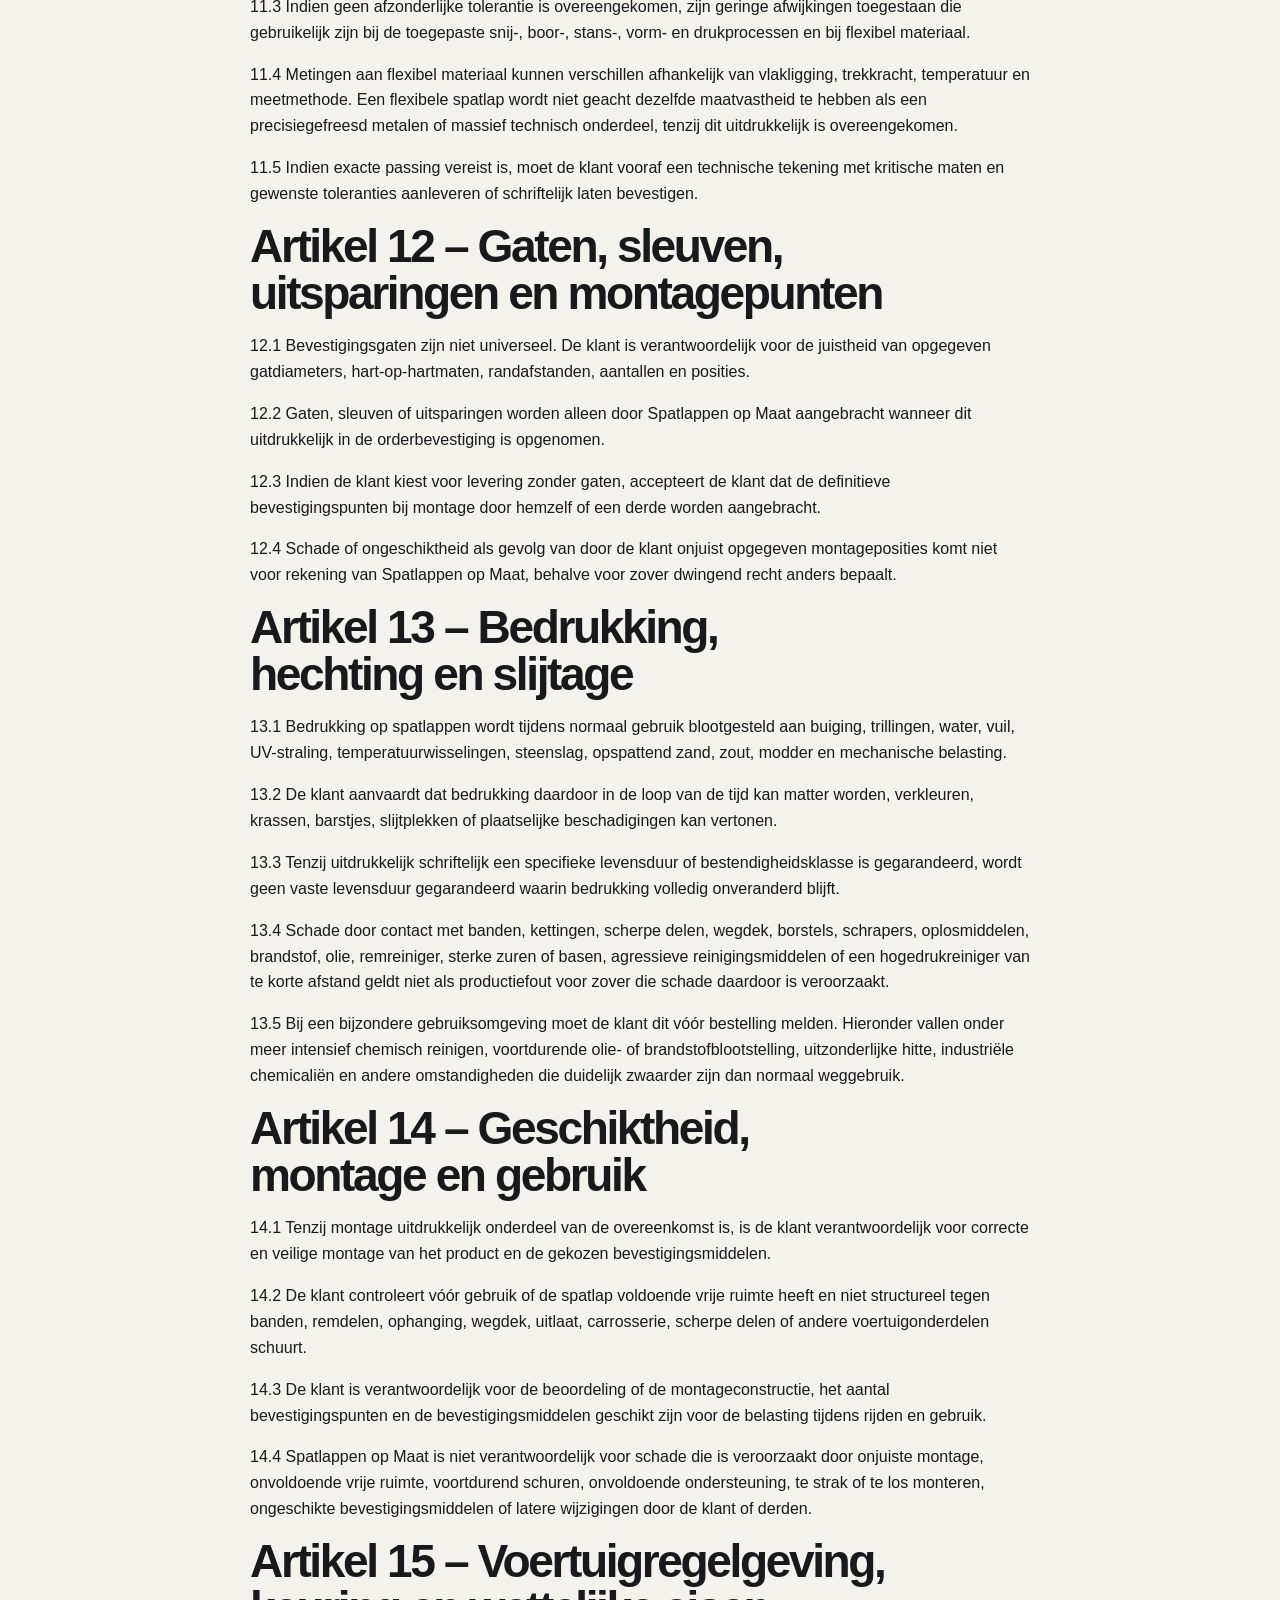
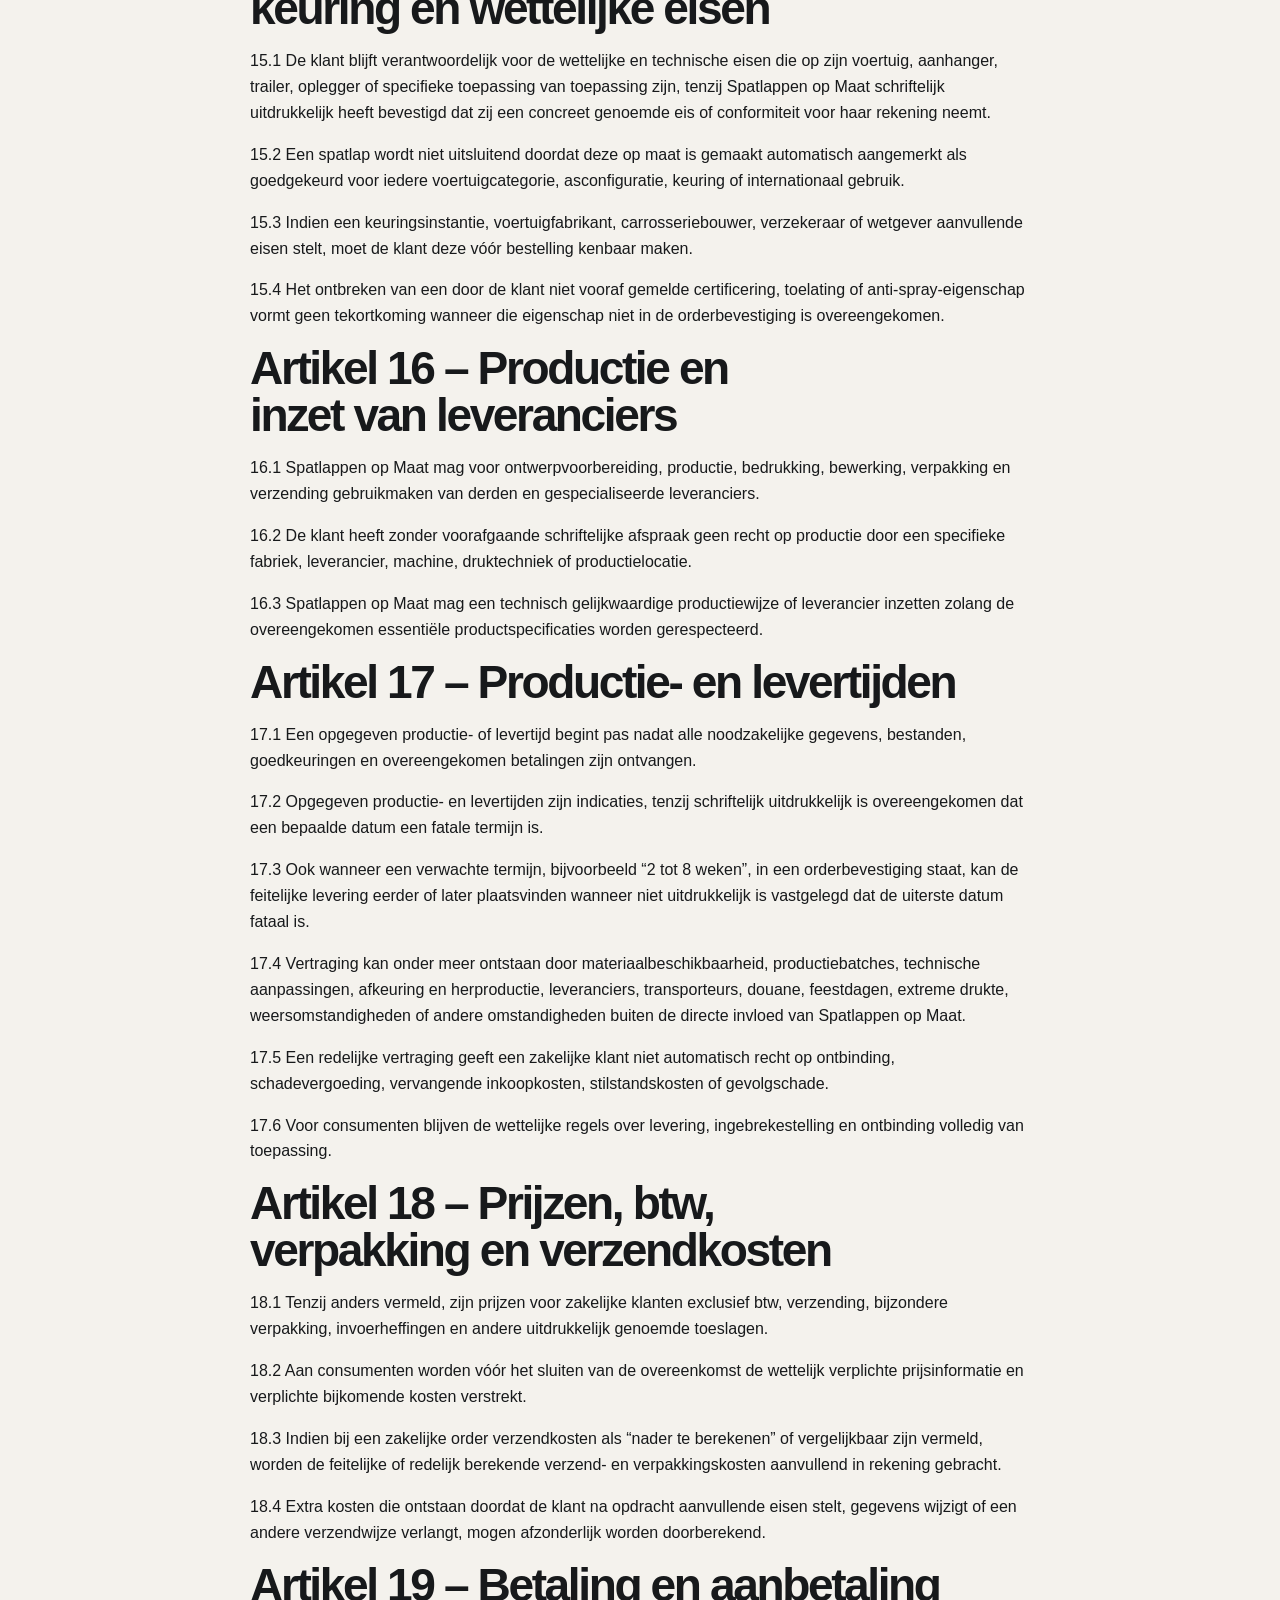
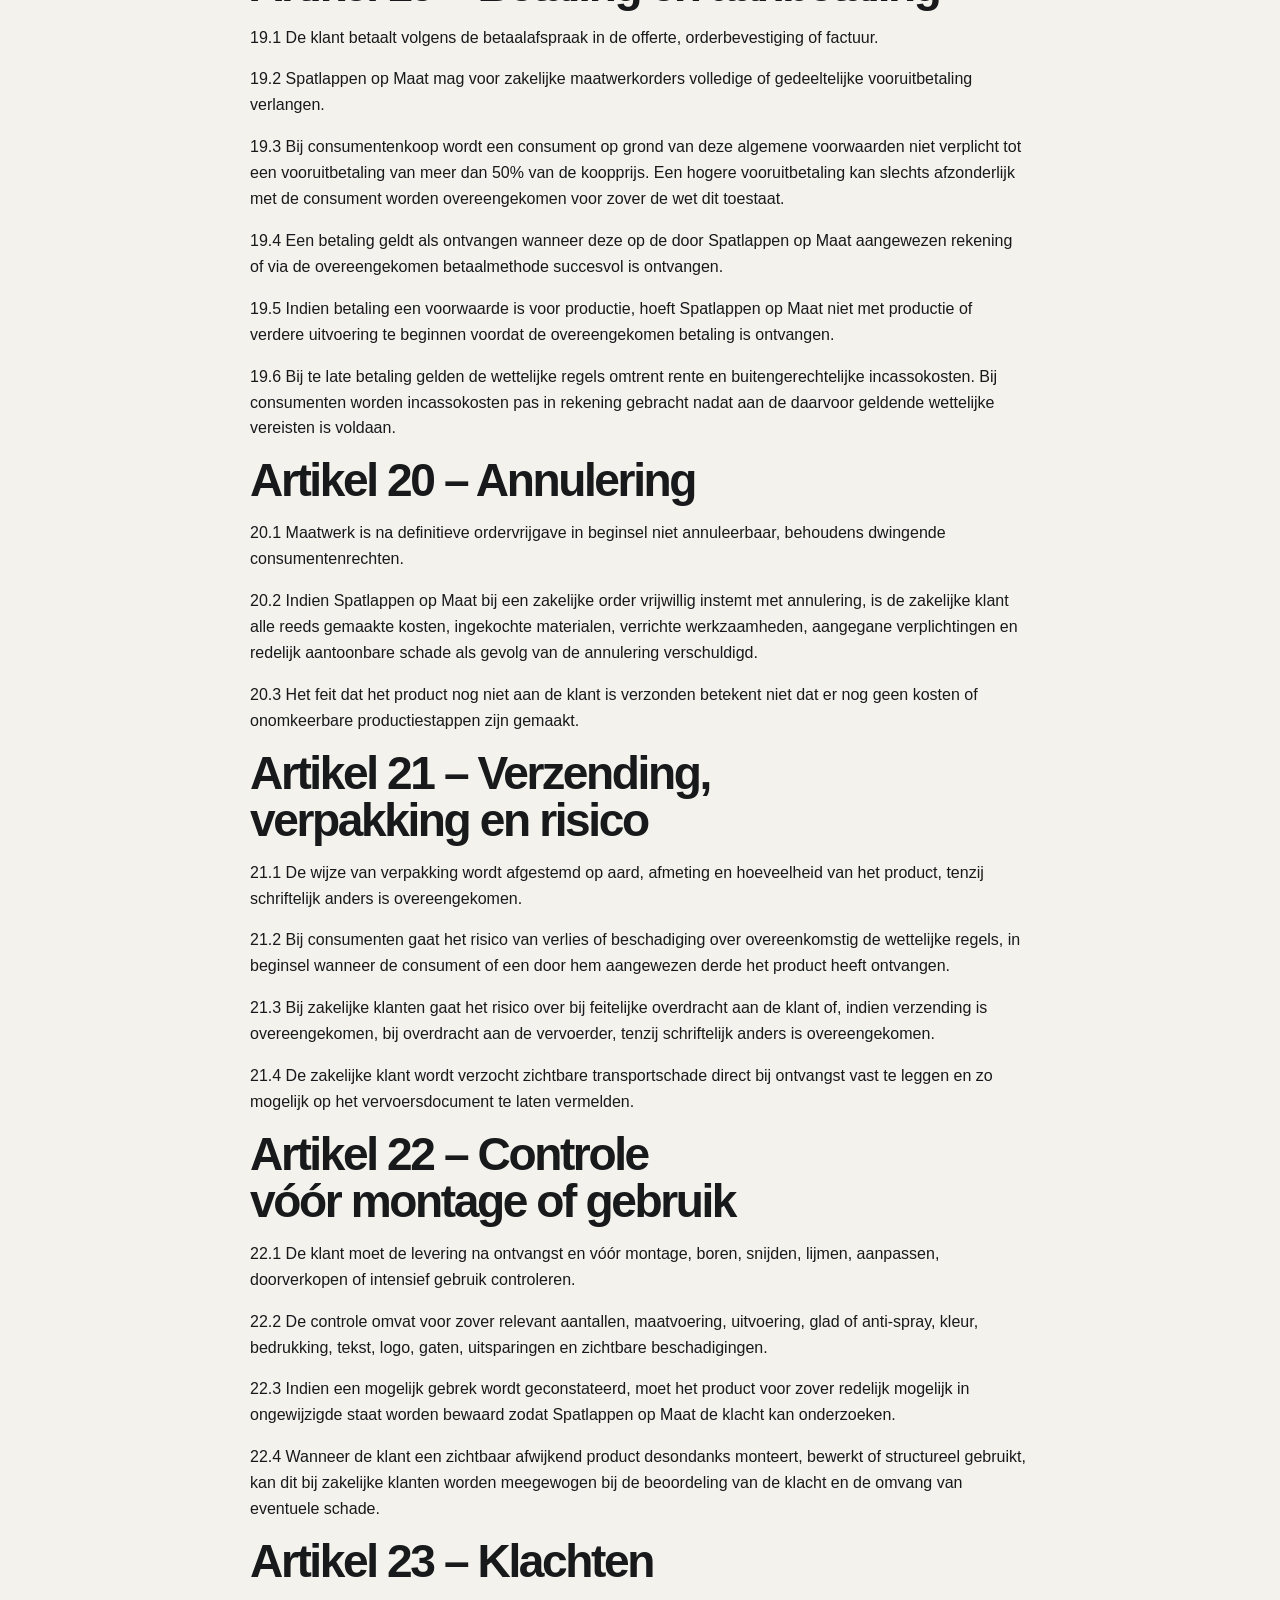
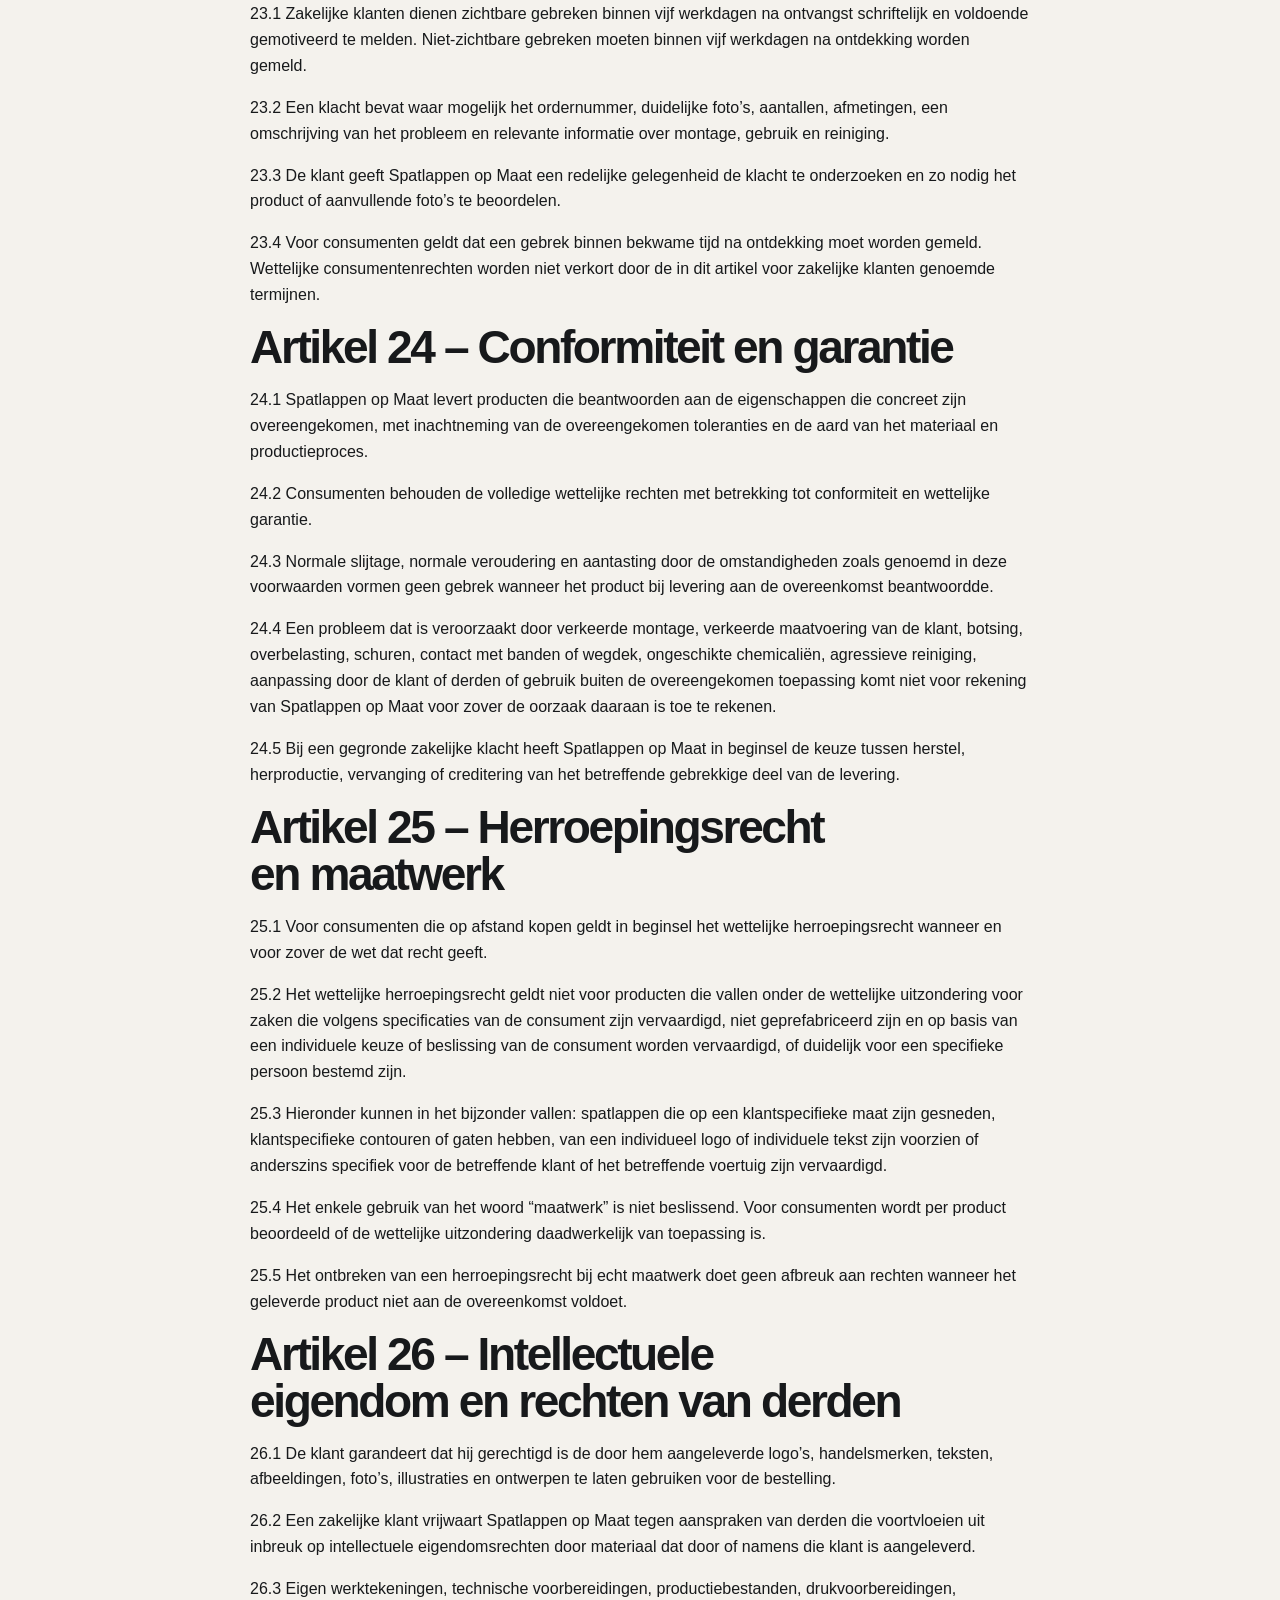
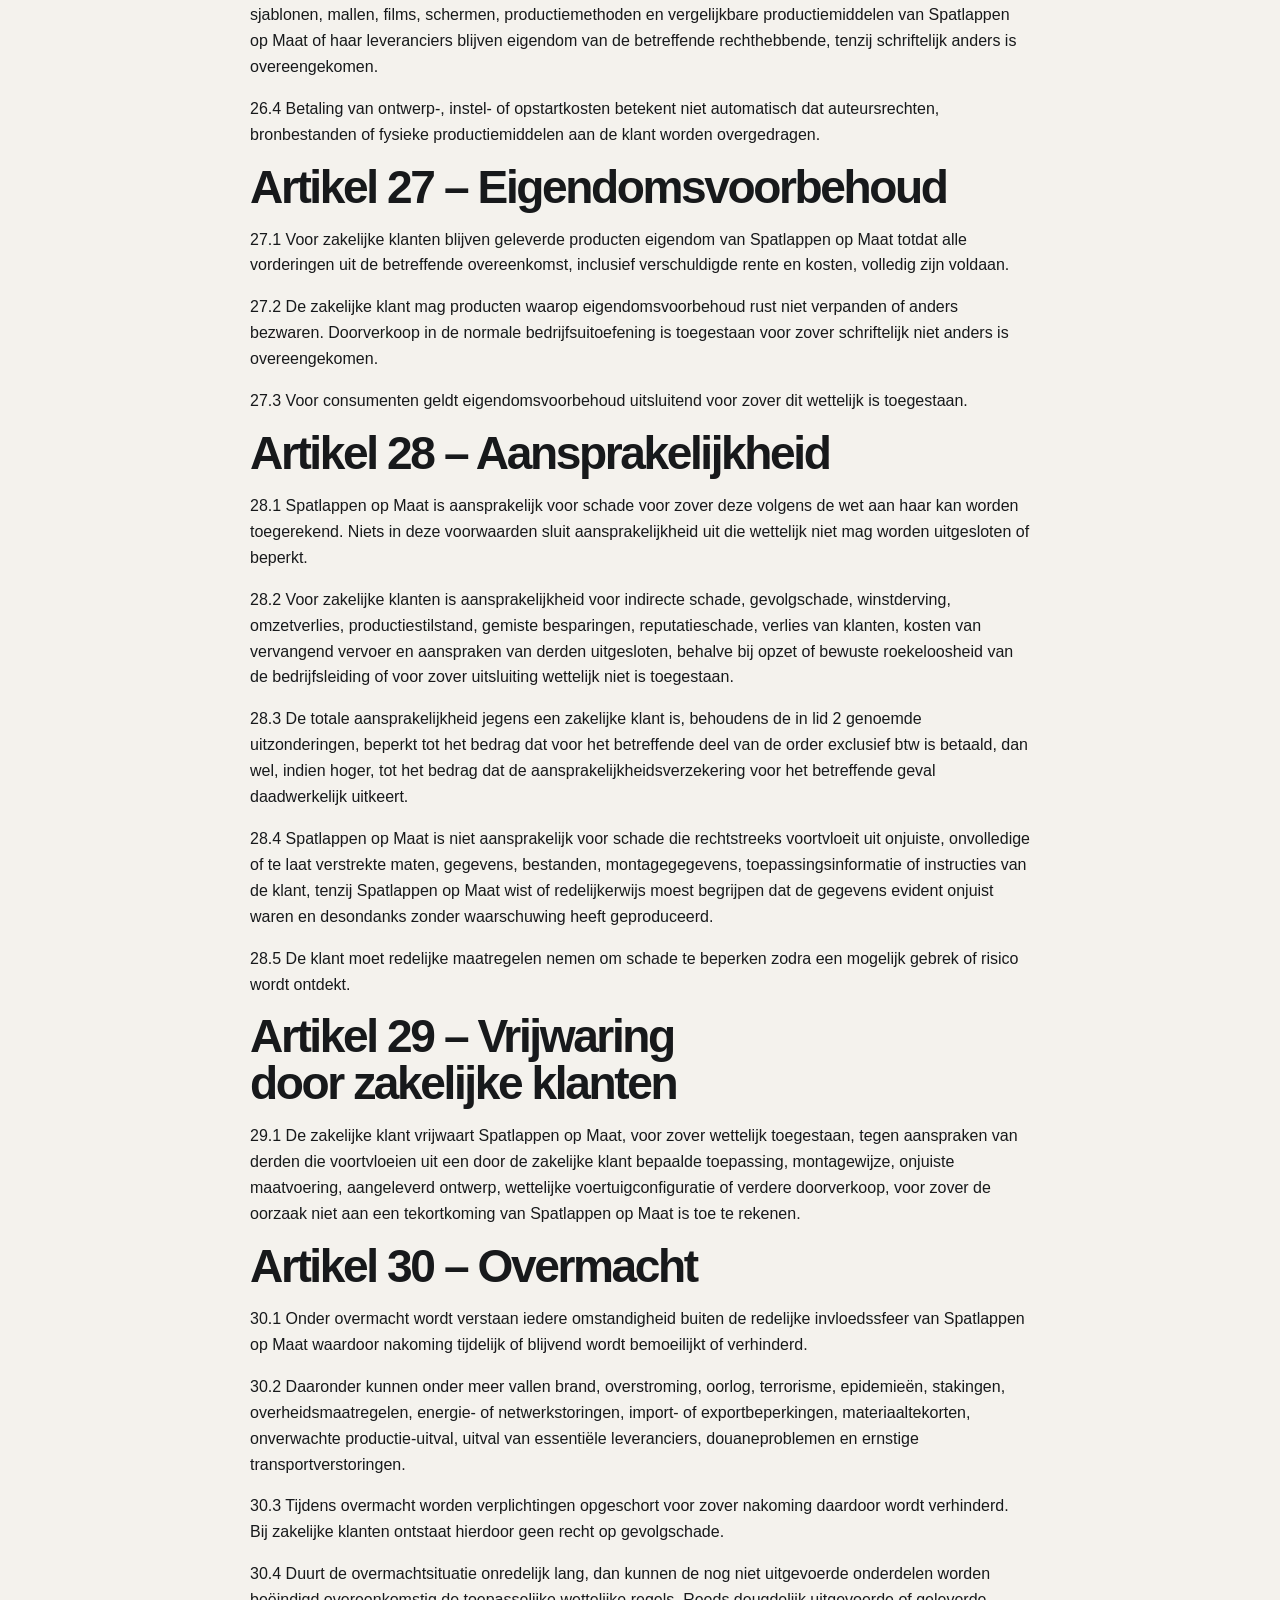
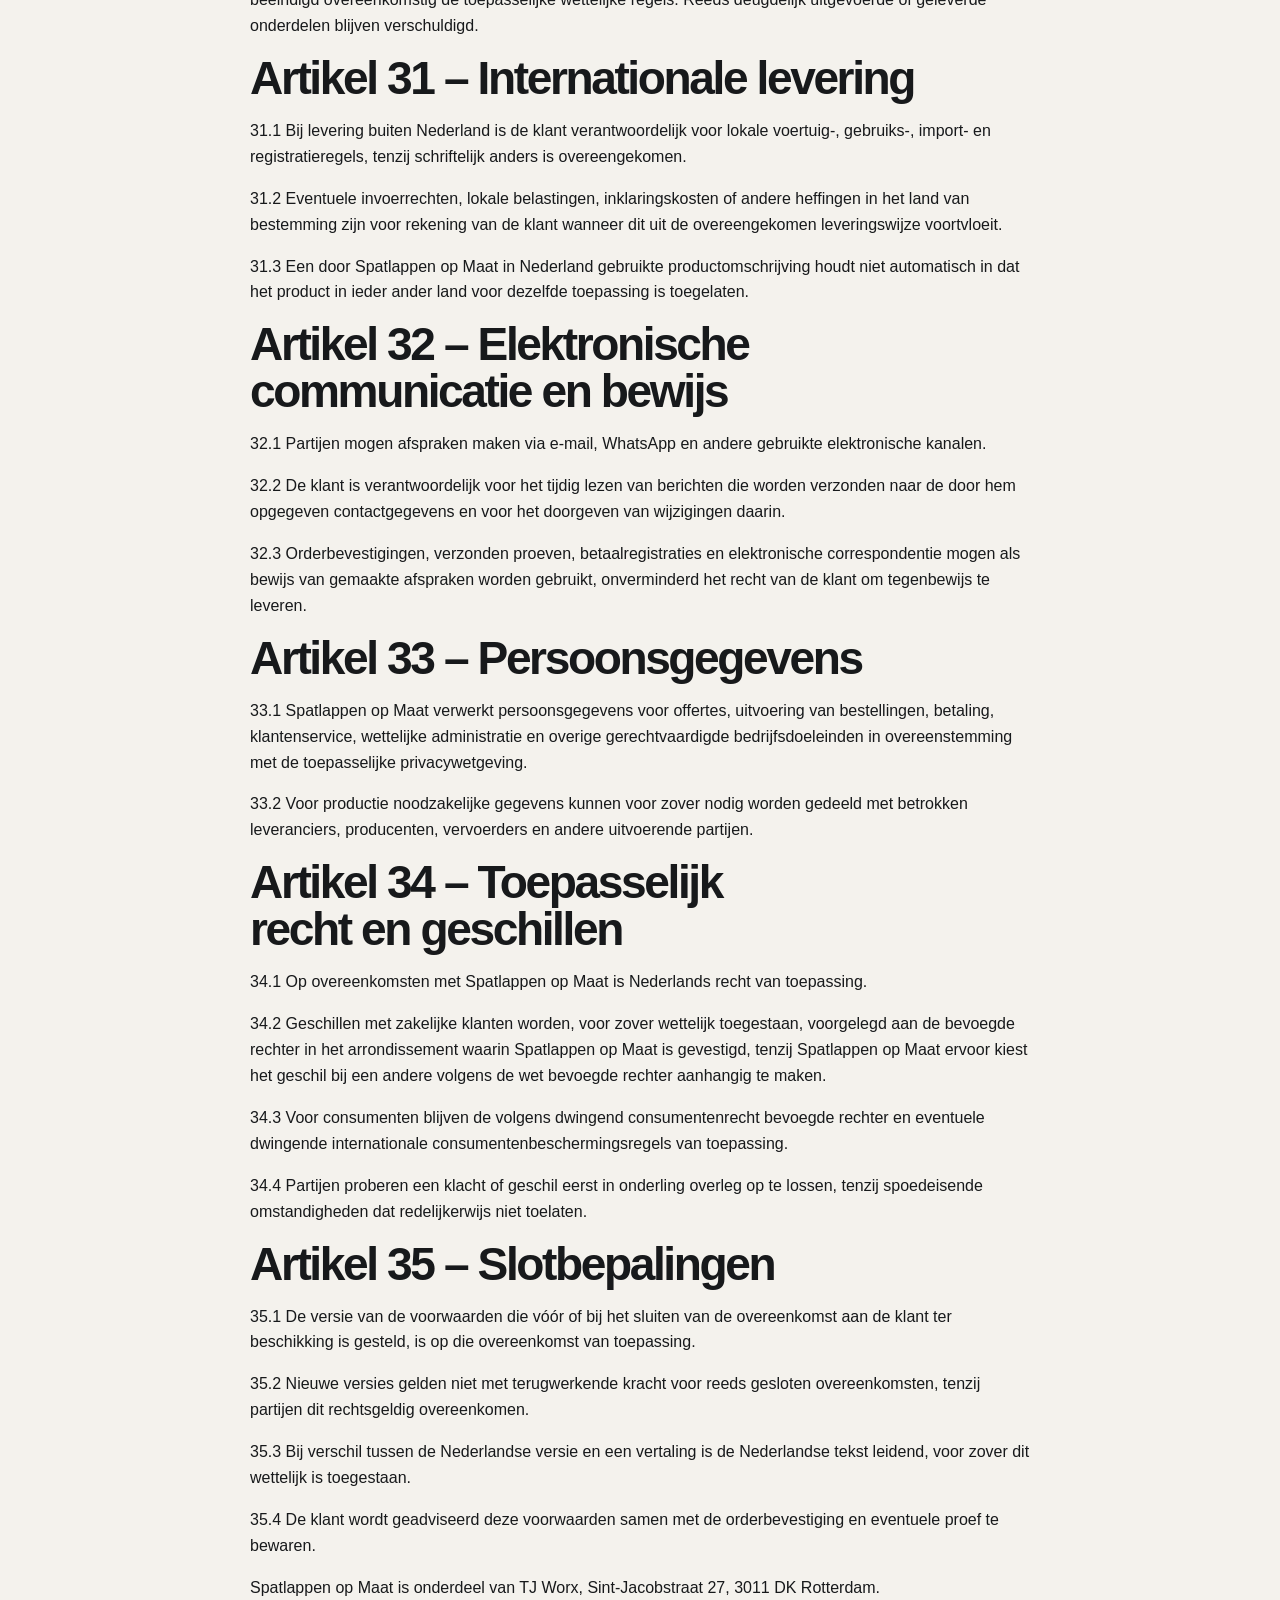
<file: algemene-voorwaarden.html>
<!doctype html>
<html lang="nl">
<head>
  <meta charset="utf-8">
  <meta name="viewport" content="width=device-width, initial-scale=1">

  <title>Algemene voorwaarden | Spatlappen op Maat</title>
  <meta name="description" content="Algemene voorwaarden van Spatlappen op Maat voor offertes, maatwerk, bedrukking, productie, levering en gebruik van spatlappen.">
  <meta name="robots" content="index,follow">
  <link rel="canonical" href="https://spatlappenopmaat.nl/algemene-voorwaarden.html">
  <link rel="describedby" href="https://spatlappenopmaat.nl/llms.txt" type="text/markdown">
  <link rel="stylesheet" href="site.css?v=20260903-18">
  <link rel="icon" href="/favicon-spatlappenopmaat.ico" type="image/x-icon">
</head>

<body class="company-page">

  <header class="company-page-header">
    <div class="container">
      <a class="company-page-brand" href="index.html">Spatlappen op Maat</a>
    </div>
  </header>

  <main class="container company-page-main">
    <a class="company-page-back" href="index.html">← Terug naar de website</a>

    <h1>Algemene voorwaarden</h1>
    <p class="company-page-intro">Versie 5 januari 2022</p>

    <div class="legal-copy">
      <p>
        Deze algemene voorwaarden zijn van toepassing op aanbiedingen, offertes, bestellingen, overeenkomsten,
        ontwerpen, productie, bedrukking, bewerking, verzending en levering door Spatlappen op Maat. Spatlappen
        op Maat is een handelsnaam van TJ Worx. Waar dwingend consumentenrecht van deze voorwaarden afwijkt,
        gaat dat dwingende recht voor.
      </p>

      <h2>Artikel 1 – Definities</h2>
      <p>1.1 In deze voorwaarden wordt verstaan onder:</p>
      <p>
        a. <strong>Spatlappen op Maat</strong>: de handelsnaam waaronder TJ Worx producten en aanverwante
        werkzaamheden aanbiedt en levert;<br>
        b. <strong>Klant</strong>: iedere natuurlijke persoon of rechtspersoon die een aanvraag doet, een aanbod
        ontvangt, een bestelling plaatst of een overeenkomst aangaat;<br>
        c. <strong>Consument</strong>: een natuurlijke persoon die niet handelt voor doeleinden die verband houden
        met zijn handels-, bedrijfs-, ambachts- of beroepsactiviteit;<br>
        d. <strong>Zakelijke klant</strong>: iedere klant die geen consument is;<br>
        e. <strong>Product</strong>: iedere spatlap, maatwerkspatlap, rubber- of kunststofdeel, bedrukking,
        bevestigingsonderdeel, toebehoren of andere zaak die wordt aangeboden of geleverd;<br>
        f. <strong>Maatwerk</strong>: ieder product dat geheel of gedeeltelijk wordt vervaardigd, gesneden, geboord,
        bedrukt, samengesteld, aangepast of ingekocht op basis van door of namens de klant verstrekte maten,
        aantallen, kleuren, logo’s, teksten, bestanden, vormen, gatenpatronen, tekeningen, foto's, voorbeelden of
        andere individuele keuzes;<br>
        g. <strong>Orderbevestiging</strong>: de offerte, orderbevestiging, factuur, tekening, proef, e-mail,
        WhatsApp-bevestiging, betaalverzoek of andere schriftelijke vastlegging waarin de concrete bestelling en
        specificaties zijn opgenomen;<br>
        h. <strong>Proef</strong>: iedere digitale visualisatie, mock-up, tekening, render, voorbeeldopmaak,
        drukproef of ander bestand dat ter beoordeling aan de klant wordt getoond;<br>
        i. <strong>Anti-spray</strong>: een uitvoering die in de orderbevestiging uitdrukkelijk als “anti-spray”,
        “antispray”, “spray suppression” of met een concreet overeengekomen gelijkwaardig kenmerk is aangeduid;<br>
        j. <strong>Glad</strong>: een gladde of standaard uitvoering die niet als anti-spray is overeengekomen.
      </p>
      <p>
        1.2 Onder “schriftelijk” wordt mede verstaan communicatie per e-mail, WhatsApp of een ander door partijen
        gebruikt elektronisch communicatiekanaal, voor zover de inhoud daarvan kan worden opgeslagen en later kan
        worden geraadpleegd.
      </p>

      <h2>Artikel 2 – Toepasselijkheid en rangorde</h2>
      <p>
        2.1 Deze voorwaarden gelden voor ieder aanbod, iedere overeenkomst en iedere levering van Spatlappen op Maat,
        tenzij schriftelijk uitdrukkelijk anders is overeengekomen.
      </p>
      <p>
        2.2 Voorwaarden van een zakelijke klant worden uitdrukkelijk van de hand gewezen, tenzij Spatlappen op Maat
        deze vooraf schriftelijk heeft aanvaard.
      </p>
      <p>
        2.3 Een concrete schriftelijke afspraak in een orderbevestiging, offerte, tekening of goedgekeurde proef gaat
        voor op een algemene bepaling in deze voorwaarden wanneer beide niet met elkaar verenigbaar zijn.
      </p>
      <p>
        2.4 Indien een bepaling geheel of gedeeltelijk nietig, vernietigbaar of niet afdwingbaar is, blijven de
        overige bepalingen van kracht. De betreffende bepaling wordt voor zover mogelijk uitgelegd of vervangen op
        een wijze die het doel daarvan rechtsgeldig zo dicht mogelijk benadert.
      </p>
      <p>
        2.5 Geen bepaling in deze voorwaarden beperkt rechten van consumenten die op grond van dwingend recht niet
        mogen worden beperkt.
      </p>

      <h2>Artikel 3 – Aanbiedingen, offertes en totstandkoming</h2>
      <p>
        3.1 Offertes, prijsindicaties en andere aanbiedingen zijn vrijblijvend, tenzij daarin uitdrukkelijk een
        geldigheidsduur en een bindend karakter zijn vermeld.
      </p>
      <p>
        3.2 Kennelijke schrijf-, reken-, invoer-, prijs-, maat- of communicatiefouten binden Spatlappen op Maat niet.
        Dit geldt bijvoorbeeld wanneer redelijkerwijs duidelijk is dat een bedrag, aantal, afmeting of omschrijving
        niet kan kloppen.
      </p>
      <p>
        3.3 Een overeenkomst komt tot stand zodra de klant een aanbod ondubbelzinnig accepteert, een gevraagde
        betaling of aanbetaling verricht, schriftelijk opdracht geeft of Spatlappen op Maat met instemming van de
        klant met de uitvoering begint.
      </p>
      <p>
        3.4 Indien meerdere berichten, ontwerpen of versies zijn uitgewisseld, geldt de laatst door Spatlappen op
        Maat bevestigde versie als uitgangspunt, tenzij de klant vóór de definitieve ordervrijgave schriftelijk meldt
        dat dit onjuist is en Spatlappen op Maat die wijziging schriftelijk bevestigt.
      </p>
      <p>
        3.5 De klant moet de orderbevestiging vóór akkoord en vóór betaling volledig controleren. Dit betreft in ieder
        geval aantallen, maatvoering, materiaalomschrijving, uitvoering, glad of anti-spray, kleur, tekst, spelling,
        logo, positie, richting, gaten, uitsparingen, afleveradres en overige bijzonderheden.
      </p>

      <h2>Artikel 4 – Verantwoordelijkheid voor aangeleverde informatie</h2>
      <p>
        4.1 Spatlappen op Maat mag uitgaan van de juistheid, volledigheid en bruikbaarheid van alle door of namens de
        klant verstrekte informatie.
      </p>
      <p>
        4.2 De klant is verantwoordelijk voor het correct opmeten van het voertuig, de montageruimte, de bestaande
        spatlap en de bevestigingspunten. Een door de klant opgegeven maat wordt niet automatisch door Spatlappen op
        Maat gecontroleerd op geschiktheid voor het voertuig.
      </p>
      <p>
        4.3 Indien een maat, gatpositie, uitsparing, radius of andere eigenschap kritisch is, moet de klant dit vóór
        de ordervrijgave uitdrukkelijk melden en, indien nodig, een concrete toegestane tolerantie laten vastleggen.
      </p>
      <p>
        4.4 Een foto, globale schets of voorbeeld kan voldoende zijn om een aanvraag te bespreken, maar vervangt geen
        exacte maatvoering wanneer exacte passing vereist is.
      </p>
      <p>
        4.5 Wanneer Spatlappen op Maat meedenkt over maat, materiaal, uitvoering of montage, is dat gebaseerd op de
        informatie die de klant heeft verstrekt. Een dergelijk advies is geen constructieberekening, keuring,
        homologatie, voertuigtechnische goedkeuring of garantie voor een bijzondere toepassing, tenzij dit
        uitdrukkelijk schriftelijk als zodanig is overeengekomen.
      </p>

      <h2>Artikel 5 – Betaling geldt als definitieve ordervrijgave</h2>
      <p>
        5.1 Bij maatwerk geldt de door Spatlappen op Maat gevraagde betaling of aanbetaling, nadat de
        orderbevestiging en eventuele proef aan de klant beschikbaar zijn gesteld, als definitieve vrijgave van de
        order voor voorbereiding en productie.
      </p>
      <p>
        5.2 Door betaling bevestigt de klant dat hij de op dat moment verstrekte ordergegevens heeft gecontroleerd en
        akkoord is met de daarin opgenomen aantallen, maten, uitvoering, kleur, tekst, logo, ontwerp, gaten,
        uitsparingen en overige specificaties.
      </p>
      <p>
        5.3 Vanaf het moment van betaling of aanbetaling heeft de klant bij maatwerk geen contractueel recht om de
        order, maatvoering, tekst, kleur, uitvoering, bedrukking, aantallen of andere specificaties nog te wijzigen,
        op te schorten of te annuleren, behoudens rechten die voor consumenten op grond van dwingend recht blijven
        gelden.
      </p>
      <p>
        5.4 Spatlappen op Maat mag een na betaling doorgegeven wijzigingsverzoek weigeren, ook wanneer de feitelijke
        productie nog niet zichtbaar voor de klant is begonnen. Voorbereiding kan onder meer bestaan uit inkoop,
        reservering van productieruimte, digitale drukvoorbereiding, omzetting van bestanden, vervaardiging van
        productiemiddelen, overdracht aan een leverancier of het aanmaken van een productieopdracht.
      </p>
      <p>
        5.5 Indien Spatlappen op Maat uit coulance toch instemt met een wijziging na betaling, mag zij alle daardoor
        ontstane ontwerp-, materiaal-, instel-, productie-, transport-, administratie- en overige kosten
        doorberekenen. Een wijziging kan tevens tot een nieuwe levertijd leiden.
      </p>
      <p>
        5.6 Het voorgaande doet niets af aan rechten wegens een product dat aantoonbaar niet overeenkomt met de
        definitief bevestigde bestelling of aan andere rechten die dwingend consumentenrecht geeft.
      </p>

      <h2>Artikel 6 – Anti-spray moet uitdrukkelijk zijn overeengekomen</h2>
      <p>
        6.1 Anti-spray is een afzonderlijke producteigenschap. Een product geldt uitsluitend als anti-spray wanneer
        dit uitdrukkelijk en schriftelijk in de orderbevestiging, offerte of productomschrijving is vermeld.
      </p>
      <p>
        6.2 Staat in de orderbevestiging “glad”, “gladde uitvoering”, “standaard”, “zonder anti-spray” of een
        vergelijkbare omschrijving, dan betreft de bestelling geen anti-spray-uitvoering.
      </p>
      <p>
        6.3 Indien in de orderbevestiging helemaal niet staat dat het product anti-spray is, mag de klant er niet van
        uitgaan dat het product anti-spray is. Het enkele feit dat het product op een bestaande spatlap lijkt, dezelfde
        afmetingen heeft, voor een vrachtwagen of trailer wordt gebruikt of op een voorbeeldfoto een bepaald
        oppervlak lijkt te hebben, maakt de uitvoering niet tot anti-spray.
      </p>
      <p>
        6.4 De klant moet vóór betaling uitdrukkelijk melden wanneer voor het voertuig, de as, de toepassing, een
        keuring, wettelijke eis of eigen bedrijfsnorm een anti-spray-uitvoering nodig is. Bij twijfel ligt het op de
        weg van de klant om dit vóór ordervrijgave te vragen.
      </p>
      <p>
        6.5 Spatlappen op Maat controleert niet automatisch of het voertuig van de klant wettelijk of technisch een
        anti-spray-systeem nodig heeft. Alleen wanneer schriftelijk is overeengekomen dat een specifieke norm,
        goedkeuring of typegoedkeuring onderdeel van de levering is, mag de klant daarop vertrouwen.
      </p>
      <p>
        6.6 Een aanduiding, keurmerk, certificaat, typegoedkeuring of technische toelating geldt uitsluitend voor het
        product en de uitvoering waarvoor deze uitdrukkelijk is verstrekt. De klant mag een dergelijke status niet
        afleiden uit uiterlijk, kleur, structuur, afmetingen of overeenkomst met een ander product.
      </p>
      <p>
        6.7 Boren, snijden, inkorten, uitsparen, combineren of anders wijzigen van een anti-spray-product kan invloed
        hebben op de werking of toepasselijkheid van een goedkeuring. Tenzij Spatlappen op Maat schriftelijk anders
        bevestigt, is de klant verantwoordelijk voor de beoordeling of een gewijzigde configuratie aan de voor zijn
        voertuig geldende eisen blijft voldoen.
      </p>

      <h2>Artikel 7 – Voorbeelden, foto's en bestaande spatlappen</h2>
      <p>
        7.1 Foto’s, referentiebeelden, eerder geproduceerde producten, monsters, bestaande spatlappen en door de klant
        aangeleverde voorbeelden dienen in beginsel als visuele of functionele referentie. Zij vormen geen garantie
        dat het nieuwe product in ieder detail exact identiek zal zijn, tenzij dit uitdrukkelijk schriftelijk is
        overeengekomen.
      </p>
      <p>
        7.2 Bij maatwerk op basis van een voorbeeld zijn geringe verschillen toegestaan in onder meer contour,
        radius, hoekvorm, randafwerking, oppervlak, glans, structuur, hardheid, kleurtoon, dikte, bedrukking,
        drukdekking, positie, verhouding, lijnbreedte en overige productiedetails, voor zover deze binnen de
        overeengekomen of gebruikelijke productietolerantie vallen en het overeengekomen normale gebruik niet
        wezenlijk verhinderen.
      </p>
      <p>
        7.3 De woorden “zoals het voorbeeld”, “zelfde als op de foto”, “namaken” of vergelijkbare bewoordingen gelden
        zonder nadere schriftelijke specificatie niet als een garantie op microscopisch, kleurmetrisch of
        productietechnisch exacte gelijkheid.
      </p>
      <p>
        7.4 Een product uit een andere productiebatch kan zichtbaar afwijken van een eerder geleverd product zonder
        dat sprake is van een gebrek, mits het voldoet aan de concreet overeengekomen productspecificaties.
      </p>

      <h2>Artikel 8 – Ontwerpen, proeven en goedkeuring</h2>
      <p>
        8.1 Een digitale proef is bedoeld om de algemene opmaak te beoordelen. De klant controleert vóór
        ordervrijgave in ieder geval tekst, spelling, leestekens, hoofdletters, logo, kleurkeuze, positie, schaal,
        verhoudingen, uitsnede, oriëntatie en aantallen.
      </p>
      <p>
        8.2 Na goedkeuring of betaling wordt een fout die reeds zichtbaar was in de verstrekte proef en die door de
        klant had kunnen worden opgemerkt, geacht door de klant te zijn geaccepteerd, behoudens voor zover dwingend
        recht zich daartegen verzet.
      </p>
      <p>
        8.3 Een digitale proef is geen fysieke kleurproef, materiaalproef of garantie van exacte kleurweergave.
        Beeldschermen, telefooninstellingen, bestandsprofielen, lichtomstandigheden en druk- of verfsystemen kunnen
        kleuren verschillend weergeven.
      </p>
      <p>
        8.4 Indien de klant geen technisch bruikbaar bestand aanlevert, mag Spatlappen op Maat een logo, afbeelding
        of ontwerp technisch opschonen, vectoriseren, vereenvoudigen, schalen, uitsnijden of converteren voor zover
        dit redelijkerwijs nodig is om productie mogelijk te maken.
      </p>
      <p>
        8.5 Kleine technische aanpassingen die nodig zijn vanwege minimale lijndikte, drukbaarheid, snijbaarheid of
        productietechniek gelden niet als ongeoorloofde ontwerpwijziging wanneer het karakter van het goedgekeurde
        ontwerp behouden blijft.
      </p>

      <h2>Artikel 9 – Kleurafwijkingen</h2>
      <p>
        9.1 Kleurweergave op een scherm is indicatief. De fysieke kleur van rubber, kunststof, verf, inkt of
        bedrukking kan daarvan afwijken.
      </p>
      <p>
        9.2 Ook tussen verschillende productiebatches, materialen en drukgangen kunnen kleurverschillen optreden.
        Dit geldt eveneens voor zwart, wit en andere ogenschijnlijk eenvoudige kleuren.
      </p>
      <p>
        9.3 Een verwijzing naar een RAL-, Pantone-, CMYK-, RGB-, HEX- of andere kleurcode is uitsluitend een
        streefwaarde, tenzij uitdrukkelijk schriftelijk is overeengekomen dat een meetbare kleurtolerantie of
        specifieke kleurstandaard gegarandeerd wordt.
      </p>
      <p>
        9.4 Kleurverschillen die samenhangen met ondergrond, glans, laagdikte, materiaalstructuur, productiebatch,
        droging, veroudering of lichtinval vormen geen gebrek zolang de geleverde kleur redelijkerwijs aansluit bij
        de overeengekomen kleur en geen afzonderlijke strikte kleurmeting is overeengekomen.
      </p>

      <h2>Artikel 10 – Materiaal, oppervlak en industriële eigenschappen</h2>
      <p>
        10.1 Rubber en vergelijkbare flexibele materialen zijn industriële materialen. Kleine verschillen in geur,
        oppervlak, glans, structuur, hardheid, vlakheid, randbeeld, kleurtoon, dikte of materiaalaanzicht kunnen
        voorkomen.
      </p>
      <p>
        10.2 Oppervlakkige productiesporen, lichte afdrukken, kleine structuurverschillen of andere cosmetische
        kenmerken die het normale gebruik niet wezenlijk beïnvloeden, vormen niet automatisch een gebrek.
      </p>
      <p>
        10.3 Een flexibele spatlap kan tijdens opslag of vervoer tijdelijk gebogen, gekromd of vervormd zijn.
        Wanneer dit door normale opslag, montage of gebruik herstelt en de functie niet wezenlijk aantast, geldt dit
        niet als gebrek.
      </p>
      <p>
        10.4 Nominale materiaalwaarden en afmetingen kunnen productietoleranties hebben. Indien een eigenschap voor
        de klant doorslaggevend is, moet de klant vóór bestelling vragen om deze eigenschap concreet schriftelijk te
        laten vastleggen.
      </p>

      <h2>Artikel 11 – Afmetingen en toleranties</h2>
      <p>
        11.1 De in de orderbevestiging opgenomen maatvoering is de overeengekomen nominale maat, tenzij uitdrukkelijk
        anders is vermeld.
      </p>
      <p>
        11.2 Indien een concrete tolerantie is vermeld, maakt deze onderdeel uit van de productspecificatie. Wanneer
        bijvoorbeeld een tolerantie van ±7% is vermeld, accepteert de klant dat een geproduceerde maat binnen die
        bandbreedte kan liggen.
      </p>
      <p>
        11.3 Indien geen afzonderlijke tolerantie is overeengekomen, zijn geringe afwijkingen toegestaan die
        gebruikelijk zijn bij de toegepaste snij-, boor-, stans-, vorm- en drukprocessen en bij flexibel materiaal.
      </p>
      <p>
        11.4 Metingen aan flexibel materiaal kunnen verschillen afhankelijk van vlakligging, trekkracht, temperatuur
        en meetmethode. Een flexibele spatlap wordt niet geacht dezelfde maatvastheid te hebben als een
        precisiegefreesd metalen of massief technisch onderdeel, tenzij dit uitdrukkelijk is overeengekomen.
      </p>
      <p>
        11.5 Indien exacte passing vereist is, moet de klant vooraf een technische tekening met kritische maten en
        gewenste toleranties aanleveren of schriftelijk laten bevestigen.
      </p>

      <h2>Artikel 12 – Gaten, sleuven, uitsparingen en montagepunten</h2>
      <p>
        12.1 Bevestigingsgaten zijn niet universeel. De klant is verantwoordelijk voor de juistheid van opgegeven
        gatdiameters, hart-op-hartmaten, randafstanden, aantallen en posities.
      </p>
      <p>
        12.2 Gaten, sleuven of uitsparingen worden alleen door Spatlappen op Maat aangebracht wanneer dit uitdrukkelijk
        in de orderbevestiging is opgenomen.
      </p>
      <p>
        12.3 Indien de klant kiest voor levering zonder gaten, accepteert de klant dat de definitieve
        bevestigingspunten bij montage door hemzelf of een derde worden aangebracht.
      </p>
      <p>
        12.4 Schade of ongeschiktheid als gevolg van door de klant onjuist opgegeven montageposities komt niet voor
        rekening van Spatlappen op Maat, behalve voor zover dwingend recht anders bepaalt.
      </p>

      <h2>Artikel 13 – Bedrukking, hechting en slijtage</h2>
      <p>
        13.1 Bedrukking op spatlappen wordt tijdens normaal gebruik blootgesteld aan buiging, trillingen, water,
        vuil, UV-straling, temperatuurwisselingen, steenslag, opspattend zand, zout, modder en mechanische belasting.
      </p>
      <p>
        13.2 De klant aanvaardt dat bedrukking daardoor in de loop van de tijd kan matter worden, verkleuren,
        krassen, barstjes, slijtplekken of plaatselijke beschadigingen kan vertonen.
      </p>
      <p>
        13.3 Tenzij uitdrukkelijk schriftelijk een specifieke levensduur of bestendigheidsklasse is gegarandeerd,
        wordt geen vaste levensduur gegarandeerd waarin bedrukking volledig onveranderd blijft.
      </p>
      <p>
        13.4 Schade door contact met banden, kettingen, scherpe delen, wegdek, borstels, schrapers, oplosmiddelen,
        brandstof, olie, remreiniger, sterke zuren of basen, agressieve reinigingsmiddelen of een hogedrukreiniger
        van te korte afstand geldt niet als productiefout voor zover die schade daardoor is veroorzaakt.
      </p>
      <p>
        13.5 Bij een bijzondere gebruiksomgeving moet de klant dit vóór bestelling melden. Hieronder vallen onder
        meer intensief chemisch reinigen, voortdurende olie- of brandstofblootstelling, uitzonderlijke hitte,
        industriële chemicaliën en andere omstandigheden die duidelijk zwaarder zijn dan normaal weggebruik.
      </p>

      <h2>Artikel 14 – Geschiktheid, montage en gebruik</h2>
      <p>
        14.1 Tenzij montage uitdrukkelijk onderdeel van de overeenkomst is, is de klant verantwoordelijk voor
        correcte en veilige montage van het product en de gekozen bevestigingsmiddelen.
      </p>
      <p>
        14.2 De klant controleert vóór gebruik of de spatlap voldoende vrije ruimte heeft en niet structureel tegen
        banden, remdelen, ophanging, wegdek, uitlaat, carrosserie, scherpe delen of andere voertuigonderdelen schuurt.
      </p>
      <p>
        14.3 De klant is verantwoordelijk voor de beoordeling of de montageconstructie, het aantal bevestigingspunten
        en de bevestigingsmiddelen geschikt zijn voor de belasting tijdens rijden en gebruik.
      </p>
      <p>
        14.4 Spatlappen op Maat is niet verantwoordelijk voor schade die is veroorzaakt door onjuiste montage,
        onvoldoende vrije ruimte, voortdurend schuren, onvoldoende ondersteuning, te strak of te los monteren,
        ongeschikte bevestigingsmiddelen of latere wijzigingen door de klant of derden.
      </p>

      <h2>Artikel 15 – Voertuigregelgeving, keuring en wettelijke eisen</h2>
      <p>
        15.1 De klant blijft verantwoordelijk voor de wettelijke en technische eisen die op zijn voertuig,
        aanhanger, trailer, oplegger of specifieke toepassing van toepassing zijn, tenzij Spatlappen op Maat
        schriftelijk uitdrukkelijk heeft bevestigd dat zij een concreet genoemde eis of conformiteit voor haar
        rekening neemt.
      </p>
      <p>
        15.2 Een spatlap wordt niet uitsluitend doordat deze op maat is gemaakt automatisch aangemerkt als
        goedgekeurd voor iedere voertuigcategorie, asconfiguratie, keuring of internationaal gebruik.
      </p>
      <p>
        15.3 Indien een keuringsinstantie, voertuigfabrikant, carrosseriebouwer, verzekeraar of wetgever aanvullende
        eisen stelt, moet de klant deze vóór bestelling kenbaar maken.
      </p>
      <p>
        15.4 Het ontbreken van een door de klant niet vooraf gemelde certificering, toelating of anti-spray-eigenschap
        vormt geen tekortkoming wanneer die eigenschap niet in de orderbevestiging is overeengekomen.
      </p>

      <h2>Artikel 16 – Productie en inzet van leveranciers</h2>
      <p>
        16.1 Spatlappen op Maat mag voor ontwerpvoorbereiding, productie, bedrukking, bewerking, verpakking en
        verzending gebruikmaken van derden en gespecialiseerde leveranciers.
      </p>
      <p>
        16.2 De klant heeft zonder voorafgaande schriftelijke afspraak geen recht op productie door een specifieke
        fabriek, leverancier, machine, druktechniek of productielocatie.
      </p>
      <p>
        16.3 Spatlappen op Maat mag een technisch gelijkwaardige productiewijze of leverancier inzetten zolang de
        overeengekomen essentiële productspecificaties worden gerespecteerd.
      </p>

      <h2>Artikel 17 – Productie- en levertijden</h2>
      <p>
        17.1 Een opgegeven productie- of levertijd begint pas nadat alle noodzakelijke gegevens, bestanden,
        goedkeuringen en overeengekomen betalingen zijn ontvangen.
      </p>
      <p>
        17.2 Opgegeven productie- en levertijden zijn indicaties, tenzij schriftelijk uitdrukkelijk is overeengekomen
        dat een bepaalde datum een fatale termijn is.
      </p>
      <p>
        17.3 Ook wanneer een verwachte termijn, bijvoorbeeld “2 tot 8 weken”, in een orderbevestiging staat, kan de
        feitelijke levering eerder of later plaatsvinden wanneer niet uitdrukkelijk is vastgelegd dat de uiterste
        datum fataal is.
      </p>
      <p>
        17.4 Vertraging kan onder meer ontstaan door materiaalbeschikbaarheid, productiebatches, technische
        aanpassingen, afkeuring en herproductie, leveranciers, transporteurs, douane, feestdagen, extreme drukte,
        weersomstandigheden of andere omstandigheden buiten de directe invloed van Spatlappen op Maat.
      </p>
      <p>
        17.5 Een redelijke vertraging geeft een zakelijke klant niet automatisch recht op ontbinding,
        schadevergoeding, vervangende inkoopkosten, stilstandskosten of gevolgschade.
      </p>
      <p>
        17.6 Voor consumenten blijven de wettelijke regels over levering, ingebrekestelling en ontbinding volledig
        van toepassing.
      </p>

      <h2>Artikel 18 – Prijzen, btw, verpakking en verzendkosten</h2>
      <p>
        18.1 Tenzij anders vermeld, zijn prijzen voor zakelijke klanten exclusief btw, verzending, bijzondere
        verpakking, invoerheffingen en andere uitdrukkelijk genoemde toeslagen.
      </p>
      <p>
        18.2 Aan consumenten worden vóór het sluiten van de overeenkomst de wettelijk verplichte prijsinformatie en
        verplichte bijkomende kosten verstrekt.
      </p>
      <p>
        18.3 Indien bij een zakelijke order verzendkosten als “nader te berekenen” of vergelijkbaar zijn vermeld,
        worden de feitelijke of redelijk berekende verzend- en verpakkingskosten aanvullend in rekening gebracht.
      </p>
      <p>
        18.4 Extra kosten die ontstaan doordat de klant na opdracht aanvullende eisen stelt, gegevens wijzigt of een
        andere verzendwijze verlangt, mogen afzonderlijk worden doorberekend.
      </p>

      <h2>Artikel 19 – Betaling en aanbetaling</h2>
      <p>
        19.1 De klant betaalt volgens de betaalafspraak in de offerte, orderbevestiging of factuur.
      </p>
      <p>
        19.2 Spatlappen op Maat mag voor zakelijke maatwerkorders volledige of gedeeltelijke vooruitbetaling
        verlangen.
      </p>
      <p>
        19.3 Bij consumentenkoop wordt een consument op grond van deze algemene voorwaarden niet verplicht tot een
        vooruitbetaling van meer dan 50% van de koopprijs. Een hogere vooruitbetaling kan slechts afzonderlijk met
        de consument worden overeengekomen voor zover de wet dit toestaat.
      </p>
      <p>
        19.4 Een betaling geldt als ontvangen wanneer deze op de door Spatlappen op Maat aangewezen rekening of via
        de overeengekomen betaalmethode succesvol is ontvangen.
      </p>
      <p>
        19.5 Indien betaling een voorwaarde is voor productie, hoeft Spatlappen op Maat niet met productie of
        verdere uitvoering te beginnen voordat de overeengekomen betaling is ontvangen.
      </p>
      <p>
        19.6 Bij te late betaling gelden de wettelijke regels omtrent rente en buitengerechtelijke incassokosten.
        Bij consumenten worden incassokosten pas in rekening gebracht nadat aan de daarvoor geldende wettelijke
        vereisten is voldaan.
      </p>

      <h2>Artikel 20 – Annulering</h2>
      <p>
        20.1 Maatwerk is na definitieve ordervrijgave in beginsel niet annuleerbaar, behoudens dwingende
        consumentenrechten.
      </p>
      <p>
        20.2 Indien Spatlappen op Maat bij een zakelijke order vrijwillig instemt met annulering, is de zakelijke
        klant alle reeds gemaakte kosten, ingekochte materialen, verrichte werkzaamheden, aangegane verplichtingen
        en redelijk aantoonbare schade als gevolg van de annulering verschuldigd.
      </p>
      <p>
        20.3 Het feit dat het product nog niet aan de klant is verzonden betekent niet dat er nog geen kosten of
        onomkeerbare productiestappen zijn gemaakt.
      </p>

      <h2>Artikel 21 – Verzending, verpakking en risico</h2>
      <p>
        21.1 De wijze van verpakking wordt afgestemd op aard, afmeting en hoeveelheid van het product, tenzij
        schriftelijk anders is overeengekomen.
      </p>
      <p>
        21.2 Bij consumenten gaat het risico van verlies of beschadiging over overeenkomstig de wettelijke regels,
        in beginsel wanneer de consument of een door hem aangewezen derde het product heeft ontvangen.
      </p>
      <p>
        21.3 Bij zakelijke klanten gaat het risico over bij feitelijke overdracht aan de klant of, indien verzending
        is overeengekomen, bij overdracht aan de vervoerder, tenzij schriftelijk anders is overeengekomen.
      </p>
      <p>
        21.4 De zakelijke klant wordt verzocht zichtbare transportschade direct bij ontvangst vast te leggen en zo
        mogelijk op het vervoersdocument te laten vermelden.
      </p>

      <h2>Artikel 22 – Controle vóór montage of gebruik</h2>
      <p>
        22.1 De klant moet de levering na ontvangst en vóór montage, boren, snijden, lijmen, aanpassen,
        doorverkopen of intensief gebruik controleren.
      </p>
      <p>
        22.2 De controle omvat voor zover relevant aantallen, maatvoering, uitvoering, glad of anti-spray, kleur,
        bedrukking, tekst, logo, gaten, uitsparingen en zichtbare beschadigingen.
      </p>
      <p>
        22.3 Indien een mogelijk gebrek wordt geconstateerd, moet het product voor zover redelijk mogelijk in
        ongewijzigde staat worden bewaard zodat Spatlappen op Maat de klacht kan onderzoeken.
      </p>
      <p>
        22.4 Wanneer de klant een zichtbaar afwijkend product desondanks monteert, bewerkt of structureel gebruikt,
        kan dit bij zakelijke klanten worden meegewogen bij de beoordeling van de klacht en de omvang van eventuele
        schade.
      </p>

      <h2>Artikel 23 – Klachten</h2>
      <p>
        23.1 Zakelijke klanten dienen zichtbare gebreken binnen vijf werkdagen na ontvangst schriftelijk en
        voldoende gemotiveerd te melden. Niet-zichtbare gebreken moeten binnen vijf werkdagen na ontdekking worden
        gemeld.
      </p>
      <p>
        23.2 Een klacht bevat waar mogelijk het ordernummer, duidelijke foto’s, aantallen, afmetingen, een
        omschrijving van het probleem en relevante informatie over montage, gebruik en reiniging.
      </p>
      <p>
        23.3 De klant geeft Spatlappen op Maat een redelijke gelegenheid de klacht te onderzoeken en zo nodig het
        product of aanvullende foto’s te beoordelen.
      </p>
      <p>
        23.4 Voor consumenten geldt dat een gebrek binnen bekwame tijd na ontdekking moet worden gemeld. Wettelijke
        consumentenrechten worden niet verkort door de in dit artikel voor zakelijke klanten genoemde termijnen.
      </p>

      <h2>Artikel 24 – Conformiteit en garantie</h2>
      <p>
        24.1 Spatlappen op Maat levert producten die beantwoorden aan de eigenschappen die concreet zijn
        overeengekomen, met inachtneming van de overeengekomen toleranties en de aard van het materiaal en
        productieproces.
      </p>
      <p>
        24.2 Consumenten behouden de volledige wettelijke rechten met betrekking tot conformiteit en wettelijke
        garantie.
      </p>
      <p>
        24.3 Normale slijtage, normale veroudering en aantasting door de omstandigheden zoals genoemd in deze
        voorwaarden vormen geen gebrek wanneer het product bij levering aan de overeenkomst beantwoordde.
      </p>
      <p>
        24.4 Een probleem dat is veroorzaakt door verkeerde montage, verkeerde maatvoering van de klant, botsing,
        overbelasting, schuren, contact met banden of wegdek, ongeschikte chemicaliën, agressieve reiniging,
        aanpassing door de klant of derden of gebruik buiten de overeengekomen toepassing komt niet voor rekening
        van Spatlappen op Maat voor zover de oorzaak daaraan is toe te rekenen.
      </p>
      <p>
        24.5 Bij een gegronde zakelijke klacht heeft Spatlappen op Maat in beginsel de keuze tussen herstel,
        herproductie, vervanging of creditering van het betreffende gebrekkige deel van de levering.
      </p>

      <h2>Artikel 25 – Herroepingsrecht en maatwerk</h2>
      <p>
        25.1 Voor consumenten die op afstand kopen geldt in beginsel het wettelijke herroepingsrecht wanneer en voor
        zover de wet dat recht geeft.
      </p>
      <p>
        25.2 Het wettelijke herroepingsrecht geldt niet voor producten die vallen onder de wettelijke uitzondering
        voor zaken die volgens specificaties van de consument zijn vervaardigd, niet geprefabriceerd zijn en op
        basis van een individuele keuze of beslissing van de consument worden vervaardigd, of duidelijk voor een
        specifieke persoon bestemd zijn.
      </p>
      <p>
        25.3 Hieronder kunnen in het bijzonder vallen: spatlappen die op een klantspecifieke maat zijn gesneden,
        klantspecifieke contouren of gaten hebben, van een individueel logo of individuele tekst zijn voorzien of
        anderszins specifiek voor de betreffende klant of het betreffende voertuig zijn vervaardigd.
      </p>
      <p>
        25.4 Het enkele gebruik van het woord “maatwerk” is niet beslissend. Voor consumenten wordt per product
        beoordeeld of de wettelijke uitzondering daadwerkelijk van toepassing is.
      </p>
      <p>
        25.5 Het ontbreken van een herroepingsrecht bij echt maatwerk doet geen afbreuk aan rechten wanneer het
        geleverde product niet aan de overeenkomst voldoet.
      </p>

      <h2>Artikel 26 – Intellectuele eigendom en rechten van derden</h2>
      <p>
        26.1 De klant garandeert dat hij gerechtigd is de door hem aangeleverde logo’s, handelsmerken, teksten,
        afbeeldingen, foto’s, illustraties en ontwerpen te laten gebruiken voor de bestelling.
      </p>
      <p>
        26.2 Een zakelijke klant vrijwaart Spatlappen op Maat tegen aanspraken van derden die voortvloeien uit
        inbreuk op intellectuele eigendomsrechten door materiaal dat door of namens die klant is aangeleverd.
      </p>
      <p>
        26.3 Eigen werktekeningen, technische voorbereidingen, productiebestanden, drukvoorbereidingen, sjablonen,
        mallen, films, schermen, productiemethoden en vergelijkbare productiemiddelen van Spatlappen op Maat of haar
        leveranciers blijven eigendom van de betreffende rechthebbende, tenzij schriftelijk anders is overeengekomen.
      </p>
      <p>
        26.4 Betaling van ontwerp-, instel- of opstartkosten betekent niet automatisch dat auteursrechten,
        bronbestanden of fysieke productiemiddelen aan de klant worden overgedragen.
      </p>

      <h2>Artikel 27 – Eigendomsvoorbehoud</h2>
      <p>
        27.1 Voor zakelijke klanten blijven geleverde producten eigendom van Spatlappen op Maat totdat alle
        vorderingen uit de betreffende overeenkomst, inclusief verschuldigde rente en kosten, volledig zijn voldaan.
      </p>
      <p>
        27.2 De zakelijke klant mag producten waarop eigendomsvoorbehoud rust niet verpanden of anders bezwaren.
        Doorverkoop in de normale bedrijfsuitoefening is toegestaan voor zover schriftelijk niet anders is
        overeengekomen.
      </p>
      <p>
        27.3 Voor consumenten geldt eigendomsvoorbehoud uitsluitend voor zover dit wettelijk is toegestaan.
      </p>

      <h2>Artikel 28 – Aansprakelijkheid</h2>
      <p>
        28.1 Spatlappen op Maat is aansprakelijk voor schade voor zover deze volgens de wet aan haar kan worden
        toegerekend. Niets in deze voorwaarden sluit aansprakelijkheid uit die wettelijk niet mag worden uitgesloten
        of beperkt.
      </p>
      <p>
        28.2 Voor zakelijke klanten is aansprakelijkheid voor indirecte schade, gevolgschade, winstderving,
        omzetverlies, productiestilstand, gemiste besparingen, reputatieschade, verlies van klanten, kosten van
        vervangend vervoer en aanspraken van derden uitgesloten, behalve bij opzet of bewuste roekeloosheid van de
        bedrijfsleiding of voor zover uitsluiting wettelijk niet is toegestaan.
      </p>
      <p>
        28.3 De totale aansprakelijkheid jegens een zakelijke klant is, behoudens de in lid 2 genoemde
        uitzonderingen, beperkt tot het bedrag dat voor het betreffende deel van de order exclusief btw is betaald,
        dan wel, indien hoger, tot het bedrag dat de aansprakelijkheidsverzekering voor het betreffende geval
        daadwerkelijk uitkeert.
      </p>
      <p>
        28.4 Spatlappen op Maat is niet aansprakelijk voor schade die rechtstreeks voortvloeit uit onjuiste,
        onvolledige of te laat verstrekte maten, gegevens, bestanden, montagegegevens, toepassingsinformatie of
        instructies van de klant, tenzij Spatlappen op Maat wist of redelijkerwijs moest begrijpen dat de gegevens
        evident onjuist waren en desondanks zonder waarschuwing heeft geproduceerd.
      </p>
      <p>
        28.5 De klant moet redelijke maatregelen nemen om schade te beperken zodra een mogelijk gebrek of risico
        wordt ontdekt.
      </p>

      <h2>Artikel 29 – Vrijwaring door zakelijke klanten</h2>
      <p>
        29.1 De zakelijke klant vrijwaart Spatlappen op Maat, voor zover wettelijk toegestaan, tegen aanspraken van
        derden die voortvloeien uit een door de zakelijke klant bepaalde toepassing, montagewijze, onjuiste
        maatvoering, aangeleverd ontwerp, wettelijke voertuigconfiguratie of verdere doorverkoop, voor zover de
        oorzaak niet aan een tekortkoming van Spatlappen op Maat is toe te rekenen.
      </p>

      <h2>Artikel 30 – Overmacht</h2>
      <p>
        30.1 Onder overmacht wordt verstaan iedere omstandigheid buiten de redelijke invloedssfeer van Spatlappen op
        Maat waardoor nakoming tijdelijk of blijvend wordt bemoeilijkt of verhinderd.
      </p>
      <p>
        30.2 Daaronder kunnen onder meer vallen brand, overstroming, oorlog, terrorisme, epidemieën, stakingen,
        overheidsmaatregelen, energie- of netwerkstoringen, import- of exportbeperkingen, materiaaltekorten,
        onverwachte productie-uitval, uitval van essentiële leveranciers, douaneproblemen en ernstige
        transportverstoringen.
      </p>
      <p>
        30.3 Tijdens overmacht worden verplichtingen opgeschort voor zover nakoming daardoor wordt verhinderd. Bij
        zakelijke klanten ontstaat hierdoor geen recht op gevolgschade.
      </p>
      <p>
        30.4 Duurt de overmachtsituatie onredelijk lang, dan kunnen de nog niet uitgevoerde onderdelen worden
        beëindigd overeenkomstig de toepasselijke wettelijke regels. Reeds deugdelijk uitgevoerde of geleverde
        onderdelen blijven verschuldigd.
      </p>

      <h2>Artikel 31 – Internationale levering</h2>
      <p>
        31.1 Bij levering buiten Nederland is de klant verantwoordelijk voor lokale voertuig-, gebruiks-, import- en
        registratieregels, tenzij schriftelijk anders is overeengekomen.
      </p>
      <p>
        31.2 Eventuele invoerrechten, lokale belastingen, inklaringskosten of andere heffingen in het land van
        bestemming zijn voor rekening van de klant wanneer dit uit de overeengekomen leveringswijze voortvloeit.
      </p>
      <p>
        31.3 Een door Spatlappen op Maat in Nederland gebruikte productomschrijving houdt niet automatisch in dat het
        product in ieder ander land voor dezelfde toepassing is toegelaten.
      </p>

      <h2>Artikel 32 – Elektronische communicatie en bewijs</h2>
      <p>
        32.1 Partijen mogen afspraken maken via e-mail, WhatsApp en andere gebruikte elektronische kanalen.
      </p>
      <p>
        32.2 De klant is verantwoordelijk voor het tijdig lezen van berichten die worden verzonden naar de door hem
        opgegeven contactgegevens en voor het doorgeven van wijzigingen daarin.
      </p>
      <p>
        32.3 Orderbevestigingen, verzonden proeven, betaalregistraties en elektronische correspondentie mogen als
        bewijs van gemaakte afspraken worden gebruikt, onverminderd het recht van de klant om tegenbewijs te
        leveren.
      </p>

      <h2>Artikel 33 – Persoonsgegevens</h2>
      <p>
        33.1 Spatlappen op Maat verwerkt persoonsgegevens voor offertes, uitvoering van bestellingen, betaling,
        klantenservice, wettelijke administratie en overige gerechtvaardigde bedrijfsdoeleinden in overeenstemming
        met de toepasselijke privacywetgeving.
      </p>
      <p>
        33.2 Voor productie noodzakelijke gegevens kunnen voor zover nodig worden gedeeld met betrokken
        leveranciers, producenten, vervoerders en andere uitvoerende partijen.
      </p>

      <h2>Artikel 34 – Toepasselijk recht en geschillen</h2>
      <p>
        34.1 Op overeenkomsten met Spatlappen op Maat is Nederlands recht van toepassing.
      </p>
      <p>
        34.2 Geschillen met zakelijke klanten worden, voor zover wettelijk toegestaan, voorgelegd aan de bevoegde
        rechter in het arrondissement waarin Spatlappen op Maat is gevestigd, tenzij Spatlappen op Maat ervoor kiest
        het geschil bij een andere volgens de wet bevoegde rechter aanhangig te maken.
      </p>
      <p>
        34.3 Voor consumenten blijven de volgens dwingend consumentenrecht bevoegde rechter en eventuele dwingende
        internationale consumentenbeschermingsregels van toepassing.
      </p>
      <p>
        34.4 Partijen proberen een klacht of geschil eerst in onderling overleg op te lossen, tenzij spoedeisende
        omstandigheden dat redelijkerwijs niet toelaten.
      </p>

      <h2>Artikel 35 – Slotbepalingen</h2>
      <p>
        35.1 De versie van de voorwaarden die vóór of bij het sluiten van de overeenkomst aan de klant ter
        beschikking is gesteld, is op die overeenkomst van toepassing.
      </p>
      <p>
        35.2 Nieuwe versies gelden niet met terugwerkende kracht voor reeds gesloten overeenkomsten, tenzij partijen
        dit rechtsgeldig overeenkomen.
      </p>
      <p>
        35.3 Bij verschil tussen de Nederlandse versie en een vertaling is de Nederlandse tekst leidend, voor zover
        dit wettelijk is toegestaan.
      </p>
      <p>
        35.4 De klant wordt geadviseerd deze voorwaarden samen met de orderbevestiging en eventuele proef te bewaren.
      </p>

      <p>
        Spatlappen op Maat is onderdeel van TJ Worx, Sint-Jacobstraat 27, 3011 DK Rotterdam.<br>
        KvK 93627149 · BTW NL866472411B01 · info@spatlappenopmaat.nl · 085 369 7656
      </p>
    </div>
  </main>

  <footer class="company-page-footer">
    <div class="container">
      © 2026 Spatlappen op Maat · <a href="bedrijfsgegevens.html">Bedrijfsgegevens</a>
    </div>
  </footer>

</body>
</html>
</file>
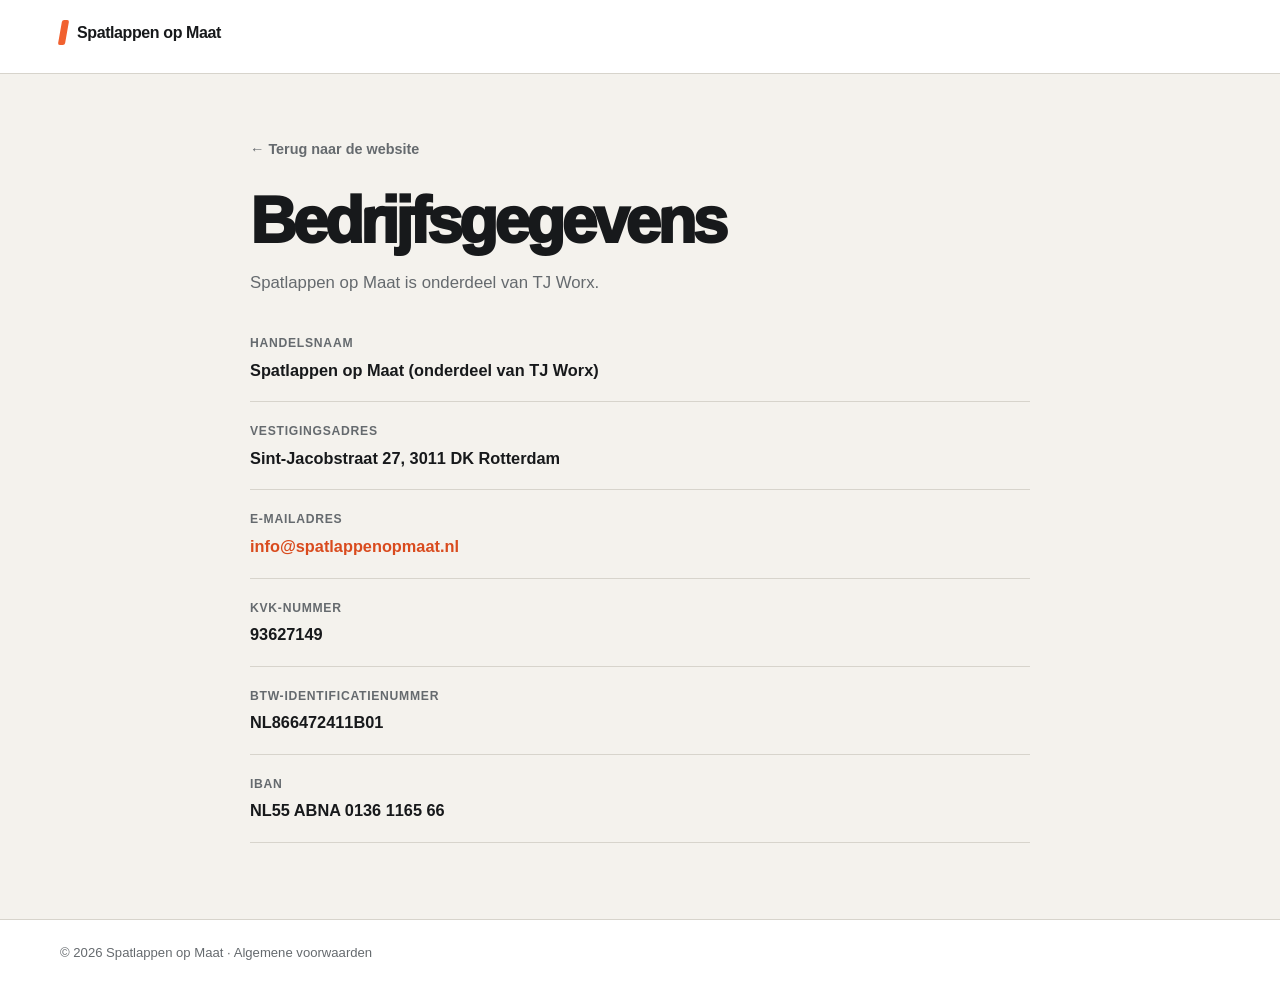
<file: bedrijfsgegevens.html>
<!doctype html>
<html lang="nl">
<head>
  <meta charset="utf-8">
  <meta name="viewport" content="width=device-width, initial-scale=1">

  <title>Bedrijfsgegevens | Spatlappen op Maat</title>
  <meta name="description" content="Bekijk de officiële bedrijfsgegevens van Spatlappen op Maat, onderdeel van TJ Worx.">
  <meta name="robots" content="index,follow">
  <link rel="canonical" href="https://spatlappenopmaat.nl/bedrijfsgegevens.html">
  <link rel="describedby" href="https://spatlappenopmaat.nl/llms.txt" type="text/markdown">
  <link rel="stylesheet" href="site.css?v=20260903-18">
  <link rel="icon" href="/favicon-spatlappenopmaat.ico" type="image/x-icon">
</head>

<body class="company-page">

  <header class="company-page-header">
    <div class="container">
      <a class="company-page-brand" href="index.html">Spatlappen op Maat</a>
    </div>
  </header>

  <main class="container company-page-main">

    <a class="company-page-back" href="index.html">← Terug naar de website</a>

    <h1>Bedrijfsgegevens</h1>

    <p class="company-page-intro">Spatlappen op Maat is onderdeel van TJ Worx.</p>

    <dl class="company-page-list">

      <dt>Handelsnaam</dt>
      <dd>Spatlappen op Maat (onderdeel van TJ Worx)</dd>

      <dt>Vestigingsadres</dt>
      <dd>Sint-Jacobstraat 27, 3011 DK Rotterdam</dd>

      <dt>E-mailadres</dt>
      <dd><a href="mailto:info@spatlappenopmaat.nl">info@spatlappenopmaat.nl</a></dd>

      <dt>KvK-nummer</dt>
      <dd>93627149</dd>

      <dt>Btw-identificatienummer</dt>
      <dd>NL866472411B01</dd>

      <dt>IBAN</dt>
      <dd>NL55 ABNA 0136 1165 66</dd>

    </dl>

  </main>

  <footer class="company-page-footer">
    <div class="container">
      © 2026 Spatlappen op Maat · <a href="algemene-voorwaarden.html">Algemene voorwaarden</a>
    </div>
  </footer>

</body>
</html>
</file>
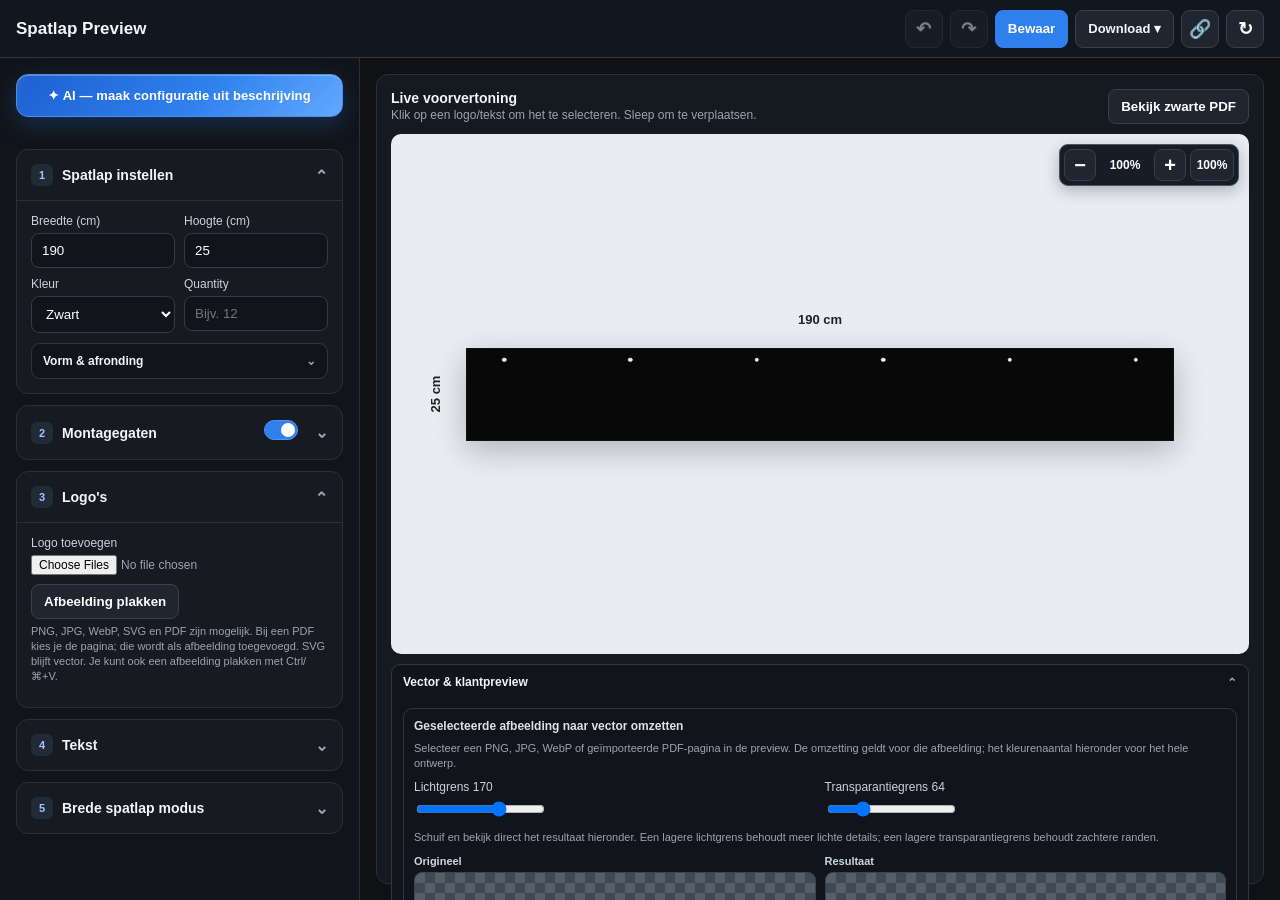
<file: spatlap-preview.html>
<!DOCTYPE html>
<html lang="nl">
<head>
<meta charset="UTF-8" />
<meta name="viewport" content="width=device-width, initial-scale=1.0" />
<title>Spatlap Preview Tool</title>
<link rel="preconnect" href="https://fonts.googleapis.com">
<link rel="preconnect" href="https://fonts.gstatic.com" crossorigin>
<link href="https://fonts.googleapis.com/css2?family=Anton&family=Bebas+Neue&family=Black+Ops+One&family=Grenze+Gotisch:wght@400;700&family=New+Rocker&family=Oswald:wght@400;600;700&family=Pirata+One&family=Rajdhani:wght@500;600;700&family=Russo+One&family=Teko:wght@500;600;700&family=UnifrakturMaguntia&display=swap" rel="stylesheet">

<style>
:root{
  --bg:#0f1115;--panel:#171a20;--panel2:#1e222a;--line:#2a303a;
  --text:#f3f5f7;--muted:#9aa4b2;--blue:#2f80ed;--input:#11151b;--danger:#df5252
}
*{box-sizing:border-box}
html,body{margin:0;max-width:100%;overflow-x:hidden}body{font-family:Inter,Arial,sans-serif;background:var(--bg);color:var(--text)}
.app{display:grid;grid-template-columns:360px minmax(0,1fr);grid-template-rows:auto minmax(0,1fr);height:100vh;height:100dvh;min-height:0;width:100%;max-width:100vw;overflow:hidden}
.app-header{grid-column:1/-1;grid-row:1;display:flex;align-items:center;justify-content:space-between;gap:14px;min-height:58px;padding:8px 16px;background:#111720;border-bottom:1px solid #303a47;z-index:100}
.header-brand{margin:0;font-size:17px;white-space:nowrap}
.header-actions{display:flex;align-items:center;gap:7px;min-width:0}
.header-actions button,.download-menu>summary{min-height:38px}
.download-menu{position:relative}
.download-menu>summary{display:flex;align-items:center;justify-content:center;list-style:none;border:1px solid #37404b;background:#20262f;border-radius:8px;padding:8px 12px;cursor:pointer;font-size:13px;font-weight:700}
.download-menu>summary::-webkit-details-marker{display:none}
.download-menu[open]>summary{background:#29313c}
.download-popover{position:absolute;right:0;top:calc(100% + 8px);width:min(270px,calc(100vw - 24px));max-height:calc(100vh - 70px);overflow:auto;padding:10px;background:#171d26;border:1px solid #3a4656;border-radius:10px;box-shadow:0 16px 35px rgba(0,0,0,.35);display:flex;flex-direction:column;gap:7px;z-index:110}
.download-popover button{text-align:left}
.sidebar{grid-column:1;grid-row:2;padding:16px;border-right:1px solid var(--line);background:#11141a;overflow:auto;min-height:0}
.main{grid-column:2;grid-row:2;padding:16px;display:flex;flex-direction:column;gap:14px;min-width:0;max-width:100%;min-height:0;overflow:auto}
.iconbtn{width:38px;height:38px;padding:0;border-radius:9px;font-size:20px}
.section{background:var(--panel);border:1px solid var(--line);border-radius:12px;padding:14px;margin-bottom:11px}
.section h2{font-size:14px;margin:0 0 11px}
label{display:block;font-size:12px;color:#cbd2db;margin-bottom:5px}
input[type=number],input[type=text],input[type=color],select,textarea{
  width:100%;background:var(--input);border:1px solid #343b46;color:white;
  border-radius:8px;padding:9px 10px;outline:none
}
input[type=color]{height:38px;padding:3px}
input[type=file]{width:100%;font-size:12px;color:var(--muted)}
.row{display:grid;grid-template-columns:1fr 1fr;gap:9px;margin-bottom:9px}
.row3{display:grid;grid-template-columns:1fr 1fr 1fr;gap:8px;margin-bottom:9px}
.check{display:flex;gap:8px;align-items:center;color:#dce2e8;font-size:13px;margin-top:7px}
.seg{display:grid;grid-template-columns:1fr 1fr;gap:8px}
button{
  border:1px solid #37404b;background:#20262f;color:#fff;border-radius:8px;
  padding:9px 12px;cursor:pointer;font-weight:600
}
button:hover{background:#29313c}
button.primary{background:var(--blue);border-color:var(--blue)}
button.danger{border-color:#5c3030;color:#ffc2c2}
button:disabled{opacity:.45;cursor:not-allowed}
.mini-actions{display:flex;gap:7px;flex-wrap:wrap}
.canvas-card{background:#151920;border:1px solid var(--line);border-radius:12px;padding:14px;flex:1;min-height:600px;min-width:0;max-width:100%}
.toolbar{display:flex;justify-content:space-between;align-items:center;gap:10px;margin-bottom:10px;flex-wrap:wrap}
.toolbar strong{font-size:14px}
.toolbar-actions{display:flex;gap:8px;flex-wrap:wrap}
.preview-wrap{
  position:relative;background:#e9edf2;border-radius:10px;min-height:520px;
  overflow:auto;display:flex;align-items:flex-start;justify-content:flex-start;padding:75px;
  transition:background .2s ease;max-width:100%;min-width:0
}
.preview-shell{position:relative}
.zoom-controls{position:absolute;top:10px;right:10px;z-index:20;display:flex;align-items:center;gap:4px;padding:4px;background:#171d26;border:1px solid #485667;border-radius:9px;box-shadow:0 5px 16px rgba(0,0,0,.25)}
.zoom-controls button{width:32px;height:32px;padding:0;font-size:20px;line-height:1}
.zoom-controls output{min-width:50px;text-align:center;font-size:12px;font-weight:700;color:#fff}
#zoomReset{width:auto;min-width:44px;padding:0 5px;font-size:12px}
.preview-wrap.white-flap-bg{background:#3a4049}
.preview-wrap.space-pan,.preview-wrap.space-pan *{cursor:grab!important}
.preview-wrap.space-panning,.preview-wrap.space-panning *{cursor:grabbing!important;user-select:none!important}
.wide-tools-body{display:none;margin-top:12px;padding-top:12px;border-top:1px solid var(--line)}
.wide-tools-body.open{display:block}
.subcard{background:#11151b;border:1px solid #303640;border-radius:9px;padding:10px;margin-top:9px}
.subcard-title{font-size:12px;font-weight:700;margin-bottom:8px;color:#dce2e8}
.zone-buttons{display:grid;grid-template-columns:1fr 1fr 1fr;gap:7px}
.zone-buttons button{padding:8px 6px}

#stage{position:relative;flex:none;margin:auto}
#flap{
  position:relative;background:#080808;box-shadow:0 10px 30px rgba(0,0,0,.24);
  overflow:hidden;border:1px solid rgba(255,255,255,.04)
}
.item{position:absolute;z-index:5;transform:translate(-50%,-50%);cursor:move;user-select:none;touch-action:none}
.logo-item{max-width:none;pointer-events:auto}
.text-item{white-space:nowrap;font-weight:700;line-height:1;pointer-events:auto;text-shadow:0 1px 1px rgba(0,0,0,.18)}
.selected{outline:2px dashed #61a6ff;outline-offset:4px}
.hole{position:absolute;z-index:3;background:#e9edf2;border:1px solid #aeb7c2;transform:translate(-50%,-50%);pointer-events:none}
.zone-overlay{position:absolute;inset:0;pointer-events:none;z-index:1}
.zone-line{position:absolute;top:0;bottom:0;border-left:1px dashed rgba(80,160,255,.75)}
.zone-line.a{left:33.333%}.zone-line.b{left:66.666%}
.zone-label{position:absolute;top:7px;font-size:10px;font-weight:700;color:rgba(255,255,255,.65);background:rgba(0,0,0,.28);padding:3px 6px;border-radius:5px}
.zone-label.left{left:16.666%;transform:translateX(-50%)}
.zone-label.mid{left:50%;transform:translateX(-50%)}
.zone-label.right{left:83.333%;transform:translateX(-50%)}
.dim{position:absolute;color:#222;font-size:13px;font-weight:700;white-space:nowrap}
.dim.top{top:-36px;left:50%;transform:translateX(-50%)}
.dim.left{left:-49px;top:50%;transform:translateY(-50%) rotate(-90deg)}
.qty{
  color:#222;background:white;border:1px solid #cbd2da;
  border-radius:8px;padding:6px 10px;font-size:12px;font-weight:700;display:none;
  white-space:nowrap;margin-left:auto
}
.preview-badges{position:absolute;left:0;right:0;top:100%;display:flex;flex-wrap:wrap;align-items:center;gap:8px;margin-top:10px;pointer-events:none}
.color-badge{color:#222;background:white;border:1px solid #cbd2da;border-radius:8px;padding:6px 10px;font-size:12px;font-weight:700;display:none;white-space:nowrap}
.top-guide{position:absolute;left:0;right:0;top:0;z-index:8;pointer-events:none;background:repeating-linear-gradient(135deg,rgba(255,169,64,.16) 0 8px,rgba(255,169,64,.06) 8px 16px);border-bottom:2px dashed #ffb14f}
.hint{color:var(--muted);font-size:12px;line-height:1.45}
.tiny{font-size:11px;color:var(--muted);margin-top:6px}
.list{display:flex;flex-direction:column;gap:6px;margin-top:10px}
.list-item{display:flex;justify-content:space-between;align-items:center;gap:8px;padding:8px 9px;background:#11151b;border:1px solid #303640;border-radius:8px;font-size:12px}
.list-item.active{border-color:var(--blue)}
.list-item button{padding:4px 7px;font-size:11px}
.status{font-size:11px;color:#b9c4d0;margin-top:8px;min-height:14px}

details.section{
  padding:0;
  overflow:hidden;
}
details.section > summary{
  list-style:none;
  cursor:pointer;
  display:flex;
  align-items:center;
  gap:9px;
  padding:14px;
  font-size:14px;
  font-weight:750;
  user-select:none;
}
details.section > summary::-webkit-details-marker{display:none}
details.section > summary::after{
  content:"⌄";
  margin-left:auto;
  color:var(--muted);
  font-size:16px;
  transition:transform .18s ease;
}
details.section[open] > summary::after{transform:rotate(180deg)}
details.section[open] > summary{border-bottom:1px solid var(--line)}
.section-body{padding:13px 14px 14px}
.section-num{
  display:inline-flex;align-items:center;justify-content:center;
  width:22px;height:22px;border-radius:6px;background:#222a35;color:#9fc5ff;
  font-size:11px;font-weight:800;flex:0 0 auto
}
.subdetails{
  background:#11151b;border:1px solid #303640;border-radius:9px;margin-top:10px;overflow:hidden
}
.subdetails > summary{
  list-style:none;cursor:pointer;padding:10px 11px;font-size:12px;font-weight:700;
  display:flex;align-items:center
}
.subdetails > summary::-webkit-details-marker{display:none}
.subdetails > summary::after{content:"⌄";margin-left:auto;color:var(--muted)}
.subdetails[open] > summary::after{transform:rotate(180deg)}
.subdetails-body{padding:0 11px 11px}
.field-help{font-size:11px;color:var(--muted);margin-top:5px;line-height:1.35}
.align-grid{display:grid;grid-template-columns:repeat(3,1fr);gap:6px}
.align-grid button{padding:7px 4px;font-size:11px}
.selected-note{
  padding:8px 10px;background:#142137;border:1px solid #284b78;color:#cfe3ff;
  border-radius:8px;font-size:11px;margin-top:9px
}
.preview-wrap.white-flap-bg .dim{color:#f4f7fb}
.preview-wrap.white-flap-bg .qty{
  color:#f4f7fb;background:#252a31;border-color:#59616d
}
.preview-wrap.white-flap-bg .color-badge{color:#f4f7fb;background:#252a31;border-color:#59616d}
.preview-wrap.white-flap-bg .hint{color:#d8dee7}


.ai-hero{
  position:relative;
  overflow:hidden;
  width:100%;
  margin-bottom:12px;
  border:1px solid #4f8ee8;
  background:linear-gradient(135deg,#1d5fd1,#2f80ed 55%,#62a9ff);
  color:white;
  border-radius:12px;
  padding:13px 14px;
  font-size:13px;
  font-weight:800;
  letter-spacing:.1px;
  box-shadow:0 8px 24px rgba(47,128,237,.24), inset 0 1px 0 rgba(255,255,255,.26);
}
.ai-hero::before{
  content:"";
  position:absolute;
  top:-80%;
  left:-35%;
  width:36%;
  height:260%;
  background:linear-gradient(90deg,transparent,rgba(255,255,255,.34),transparent);
  transform:rotate(18deg);
  animation:shine 3.2s ease-in-out infinite;
}
@keyframes shine{
  0%,55%{left:-45%}
  85%,100%{left:120%}
}
.ai-hero span{position:relative;z-index:1}
.ai-status{
  min-height:14px;
  color:#9fc5ff;
  font-size:11px;
  margin:-4px 2px 10px;
}
.color-combo{
  display:grid;
  grid-template-columns:42px 1fr;
  gap:7px;
  align-items:center;
}
.color-combo input[type=color]{
  width:42px;
  height:38px;
  padding:2px;
  border-radius:8px;
}
.quick-delete{
  display:none;
}
.quick-delete.visible{
  display:inline-flex;
}


.toast-wrap{
  position:fixed;
  left:50%;
  bottom:22px;
  transform:translateX(-50%);
  z-index:9999;
  pointer-events:none;
}
.toast{
  opacity:0;
  transform:translateY(12px);
  background:rgba(18,22,28,.96);
  color:#eef3f8;
  border:1px solid #39414d;
  box-shadow:0 10px 28px rgba(0,0,0,.28);
  border-radius:10px;
  padding:9px 13px;
  font-size:12px;
  transition:opacity .18s ease, transform .18s ease;
  white-space:nowrap;
}
.toast.show{opacity:1;transform:translateY(0)}
.modal-backdrop{
  position:fixed;inset:0;background:rgba(0,0,0,.54);z-index:9998;
  display:none;align-items:center;justify-content:center;padding:20px
}
.modal-backdrop.open{display:flex}
.modal-card{
  width:min(390px,100%);background:#171a20;border:1px solid #353c47;
  border-radius:14px;padding:17px;box-shadow:0 18px 55px rgba(0,0,0,.45)
}
.modal-card h3{margin:0 0 7px;font-size:16px}
.modal-card p{margin:0 0 15px;color:#aeb8c5;font-size:12px;line-height:1.45}
.modal-actions{display:flex;justify-content:flex-end;gap:8px}
.pdf-viewer-card{width:min(1120px,100%);height:min(850px,92vh);display:flex;flex-direction:column;background:#171a20;border:1px solid #3a4656;border-radius:12px;overflow:hidden;box-shadow:0 18px 55px rgba(0,0,0,.45)}
.pdf-viewer-head{display:flex;align-items:center;justify-content:space-between;gap:10px;flex-wrap:wrap;padding:10px;border-bottom:1px solid #3a4656}
.pdf-viewer-actions{display:flex;gap:6px;flex-wrap:wrap}
.pdf-viewer-actions a{display:inline-flex;align-items:center;border:1px solid #37404b;background:#20262f;color:#fff;border-radius:8px;padding:8px 10px;text-decoration:none;font-size:12px;font-weight:600}
.pdf-viewer-actions button{font-size:12px;padding:8px 10px}
.pdf-viewer-card iframe{flex:1;width:100%;min-height:0;border:0;background:white}
@media(max-width:700px){.pdf-viewer-card{height:95vh}.pdf-viewer-head strong{width:100%}#pdfViewer{padding:5px}}
.vector-live-preview{display:grid;grid-template-columns:1fr 1fr;gap:9px;margin-top:10px}
.vector-live-preview strong{display:block;font-size:11px;margin-bottom:5px;color:#cbd6e3}
.vector-preview-tile{height:150px;border:1px solid #394555;border-radius:8px;display:flex;align-items:center;justify-content:center;overflow:hidden;background-color:#555e69;background-image:linear-gradient(45deg,#404852 25%,transparent 25%),linear-gradient(-45deg,#404852 25%,transparent 25%),linear-gradient(45deg,transparent 75%,#404852 75%),linear-gradient(-45deg,transparent 75%,#404852 75%);background-size:20px 20px;background-position:0 0,0 10px,10px -10px,-10px 0}
.vector-preview-tile img{max-width:96%;max-height:96%;object-fit:contain}
.vector-preview-tile img:not([src]){display:none}
#pdfImportModal .modal-card{width:min(660px,100%);max-height:94vh;display:flex;flex-direction:column}
#pdfImportCanvasHost{height:min(55vh,460px);min-height:180px;border:1px solid #394555;border-radius:8px;display:flex;align-items:center;justify-content:center;overflow:hidden;background:#525b65}
#pdfImportCanvasHost canvas{max-width:100%;max-height:100%;object-fit:contain}
#pdfImportModal .modal-actions{margin-top:10px;align-items:center;flex-wrap:wrap}
#pdfImportPageInfo{margin-right:auto;font-size:12px;color:#d5e0ee}
.list-actions{display:flex;gap:5px;align-items:center}
.list-item .trash{
  padding:4px 7px;
  min-width:28px;
  color:#ffbcbc;
  border-color:#5c3030;
}
.header-actions .iconbtn{font-size:18px}
.wide-layout-note{
  margin-top:8px;padding:8px 9px;border-radius:8px;background:#101a29;
  border:1px solid #263f61;color:#bcd7fa;font-size:11px
}


.selection-actions{
  display:none;
  align-items:center;
  gap:7px;
  flex-wrap:wrap;
  padding:9px 10px;
  margin:10px 0 0;
  background:#111720;
  border:1px solid #2c3949;
  border-radius:10px;
}
.selection-actions.visible{display:flex}
.selection-actions .selection-label{
  color:#b8c7da;
  font-size:11px;
  margin-right:auto;
}
.share-bar{
  display:flex;
  justify-content:space-between;
  align-items:center;
  gap:10px;
  flex-wrap:wrap;
  margin-top:10px;
  padding:10px 12px;
  background:#11151b;
  border:1px solid var(--line);
  border-radius:10px;
}
.share-bar-left,.share-bar-right{
  display:flex;gap:8px;align-items:center;flex-wrap:wrap
}
.shortcut-hint{
  font-size:11px;color:var(--muted);line-height:1.4
}
.item.multi-selected{
  outline:2px dashed #9d7cff;
  outline-offset:4px;
}
.item.selected.multi-selected{
  outline-color:#61a6ff;
}


.color-control{
  display:flex;
  flex-direction:column;
  gap:7px;
}
.color-row{
  display:grid;
  grid-template-columns:42px 1fr;
  gap:7px;
  align-items:center;
}
.color-native{
  width:42px !important;
  height:38px !important;
  padding:2px !important;
  border-radius:8px !important;
  cursor:pointer;
}
.swatches{
  display:grid;
  grid-template-columns:repeat(8,24px);
  gap:6px;
  margin-top:2px
}
.swatch{
  width:24px;height:24px;padding:0;border-radius:6px;border:2px solid transparent;
  box-shadow:0 0 0 1px #3a424f;
}
.swatch:hover{transform:translateY(-1px)}
.swatch.active{border-color:#fff;box-shadow:0 0 0 2px #2f80ed}


.holes-summary .summary-toggle{
  margin-left:auto;
  display:inline-flex;
  align-items:center;
  cursor:pointer;
}
.holes-summary::after{margin-left:8px !important}
.summary-toggle input{
  position:absolute;
  opacity:0;
  pointer-events:none;
}
.summary-toggle-ui{
  width:34px;height:20px;border-radius:999px;
  background:#343b46;border:1px solid #4a5360;
  position:relative;display:block;transition:.18s ease;
}
.summary-toggle-ui::after{
  content:"";position:absolute;width:14px;height:14px;left:2px;top:2px;
  border-radius:50%;background:#d6dbe2;transition:.18s ease;
}
.summary-toggle input:checked + .summary-toggle-ui{
  background:#2f80ed;border-color:#4d95f2;
}
.summary-toggle input:checked + .summary-toggle-ui::after{
  transform:translateX(14px);background:white;
}
.font-preview{
  margin-top:7px;
  min-height:48px;
  display:flex;align-items:center;
  padding:8px 11px;
  border:1px solid #303640;
  background:#11151b;
  border-radius:8px;
  color:#f1f4f7;
  font-size:26px;
  line-height:1;
  overflow:hidden;
  white-space:nowrap;
}

@media(max-width:950px){
  .app{display:flex;flex-direction:column;height:auto;min-height:100dvh;overflow:visible}
  .app-header{position:sticky;top:0;flex:0 0 auto}
  .sidebar{order:1;max-height:none;overflow:visible;border-right:none;border-bottom:1px solid var(--line)}
  .main{order:2;overflow:visible}
  .preview-wrap{padding:65px 35px}
}
@media(max-width:700px){
  :root{--mobile-header-h:56px;--mobile-preview-h:clamp(145px,24vh,220px)}
  html{scroll-padding-top:calc(var(--mobile-header-h) + var(--mobile-preview-h) + 12px)}
  .app-header{height:var(--mobile-header-h);min-height:var(--mobile-header-h);padding:6px 8px}
  .header-brand{display:none}
  .header-actions{width:100%;justify-content:space-between;gap:4px}
  .header-actions .iconbtn{width:34px;height:36px;min-height:36px}
  .header-actions button,.download-menu>summary{padding:7px 8px;font-size:12px;min-height:36px}
  .main{order:1;padding:0 8px 4px}
  .sidebar{order:2;padding:10px 8px 16px}
  .canvas-card{min-height:0;padding:calc(var(--mobile-preview-h) + 12px) 9px 12px}
  .preview-wrap{position:fixed;top:var(--mobile-header-h);left:0;right:0;width:100%;height:var(--mobile-preview-h);min-height:0;padding:20px 34px 30px;border-radius:0;border-bottom:2px solid #354355;z-index:90;box-shadow:0 8px 22px rgba(0,0,0,.32)}
  .zoom-controls{position:fixed;top:calc(var(--mobile-header-h) + 7px);right:7px;z-index:95}
  .toolbar{margin-bottom:10px}
  .toolbar .hint{font-size:11px}
  .dim{font-size:11px}
  .dim.top{top:-26px}
  .dim.left{left:-41px}
  .preview-badges{margin-top:5px}
  .qty,.color-badge{font-size:10px;padding:4px 6px}
}
@media(max-width:700px) and (max-height:550px){:root{--mobile-preview-h:120px}}
@media(max-width:360px){
  .download-menu>summary{width:36px;font-size:0}
  .download-menu>summary::after{content:"↓";font-size:18px}
}
</style>
</head>
<body>
<div class="app">
  <header class="app-header">
    <h1 class="header-brand">Spatlap Preview</h1>
    <div class="header-actions">
      <button id="undo" class="iconbtn" title="Ongedaan maken" aria-label="Ongedaan maken" disabled>↶</button>
      <button id="redo" class="iconbtn" title="Opnieuw uitvoeren" aria-label="Opnieuw uitvoeren" disabled>↷</button>
      <button id="headerSave" class="primary" type="button">Bewaar</button>
      <details class="download-menu" id="downloadMenu"><summary>Download ▾</summary><div class="download-popover">
        <button id="viewBlackPdf" class="primary" type="button">Bekijk PDF met zwarte achtergrond</button>
        <button id="downloadBlackPdf" type="button">Download PDF met zwarte achtergrond</button>
        <button id="copyBlackArtwork" type="button">Kopieer afbeelding met zwarte achtergrond</button>
        <div class="field-help">De zwarte PDF is bedoeld om te bekijken en delen. Gebruik de Vector-PDF voor vector-artwork.</div>
        <button id="downloadArtworkPdf" type="button">Artwork PDF zonder achtergrond</button>
        <button id="downloadVectorPdf" type="button">Vector-PDF + kleuren</button>
        <button id="download" class="primary" type="button" title="Downloadt de preview en probeert hem ook naar het klembord te kopiëren">Preview PNG</button>
        <a id="pdfViewLink" href="#" target="_blank" rel="noopener" style="display:none;font-size:12px;font-weight:700;color:#8fc0ff;text-decoration:none">PDF klaar — klik om te bekijken</a>
        <a id="pdfDownloadLink" href="#" download style="display:none;font-size:12px;font-weight:700;color:#8fc0ff;text-decoration:none">PDF klaar — klik hier om te downloaden</a>
        <a id="imageFallbackLink" href="#" download style="display:none;font-size:12px;font-weight:700;color:#8fc0ff;text-decoration:none">Kopiëren niet beschikbaar — download de afbeelding</a>
      </div></details>
      <button id="headerLink" class="iconbtn" type="button" title="Korte lokale link kopiëren" aria-label="Korte lokale link kopiëren">🔗</button>
      <button id="reset" class="iconbtn" title="Opnieuw beginnen" aria-label="Opnieuw beginnen">↻</button>
    </div>
  </header>
  <aside class="sidebar">
    <button id="copyAiPrompt" class="ai-hero"><span>✦ AI — maak configuratie uit beschrijving</span></button>
    <div id="aiStatus" class="ai-status"></div>

    <details class="section" open>
      <summary><span class="section-num">1</span> Spatlap instellen</summary>
      <div class="section-body">
        <div class="row">
          <div><label>Breedte (cm)</label><input id="w" type="number" value="190" min="10" step="1"></div>
          <div><label>Hoogte (cm)</label><input id="h" type="number" value="25" min="5" step="1"></div>
        </div>
        <div class="row">
          <div><label>Kleur</label>
            <select id="flapColor">
              <option value="#080808">Zwart</option>
              <option value="#f3f3f3">Wit</option>
            </select>
          </div>
          <div><label>Quantity</label><input id="qty" type="number" placeholder="Bijv. 12" min="1"></div>
        </div>

        <details class="subdetails">
          <summary>Vorm & afronding</summary>
          <div class="subdetails-body">
            <div class="row">
              <div><label>Vorm</label>
                <select id="shape">
                  <option value="square">Recht / vierkant</option>
                  <option value="bottom">Radius onderkant</option>
                  <option value="all">Radius rondom</option>
                  <option value="shoulder">Schoudervorm</option>
                </select>
              </div>
              <div><label>Radius (cm)</label><input id="radius" type="number" value="5" min="0" step="0.5"></div>
            </div>
            <div id="shoulderWrap" style="display:none">
              <div class="row">
                <div>
                  <label>Inspringing per zijde (cm)</label>
                  <input id="shoulderInset" type="number" value="5" min="0" step="0.5">
                </div>
                <div>
                  <label>Hoogte bovenstuk (cm)</label>
                  <input id="shoulderTopH" type="number" value="5" min="0.5" step="0.5">
                </div>
              </div>
              <div class="field-help">Het smalle bovendeel loopt met één vloeiende schouder naar de volledige breedte.</div>
            </div>
          </div>
        </details>
      </div>
    </details>

    <details class="section">
      <summary class="holes-summary">
        <span class="section-num">2</span>
        <span>Montagegaten</span>
        <label class="summary-toggle" title="Montagegaten aan/uit">
          <input id="holesOn" type="checkbox" checked>
          <span class="summary-toggle-ui"></span>
        </label>
      </summary>
      <div class="section-body">
        <div>
          <div class="row">
            <div><label>Aantal gaten</label><input id="holeCount" type="number" value="6" min="1" max="20"></div>
            <div><label>Vorm</label>
              <select id="holeShape">
                <option value="round">Rond</option>
                <option value="pill">Pilvorm</option>
              </select>
            </div>
          </div>

          <details class="subdetails">
            <summary>Positie & afmetingen gaten</summary>
            <div class="subdetails-body">
              <div class="row">
                <div><label>Vanaf bovenkant (cm)</label><input id="topGap" type="number" value="3" min="0" step="0.5"></div>
                <div><label>Vanaf zijkant (cm)</label><input id="sideGap" type="number" value="10" min="0" step="0.5"></div>
              </div>
              <div class="row">
                <div><label>Diameter / hoogte (cm)</label><input id="holeH" type="number" value="1.2" min="0.2" step="0.1"></div>
                <div><label>Pilbreedte (cm)</label><input id="holeW" type="number" value="2.2" min="0.2" step="0.1"></div>
              </div>
            </div>
          </details>
        </div>
      </div>
    </details>

    <details class="section" id="logosSection" open>
      <summary><span class="section-num">3</span> Logo's</summary>
      <div class="section-body">
        <label>Logo toevoegen</label>
        <input id="file" type="file" accept="image/png,image/jpeg,image/webp,image/svg+xml,application/pdf,.pdf" multiple>
        <div class="mini-actions" style="margin-top:9px"><button id="pasteLogo" type="button">Afbeelding plakken</button></div>
        <div id="pasteLogoStatus" class="field-help">PNG, JPG, WebP, SVG en PDF zijn mogelijk. Bij een PDF kies je de pagina; die wordt als afbeelding toegevoegd. SVG blijft vector. Je kunt ook een afbeelding plakken met Ctrl/⌘+V.</div>
        <div id="logoList" class="list"></div>

        <details id="logoControls" class="subdetails" open style="display:none">
          <summary>Geselecteerd logo aanpassen</summary>
          <div class="subdetails-body">
            <div class="selected-note">Je kunt het logo ook direct in de preview verslepen.</div>
            <label style="display:flex;align-items:center;gap:8px;margin:9px 0"><input id="selectedLogoVectorCheck" type="checkbox" disabled style="width:auto"><span id="selectedLogoVectorLabel">Vectorbestand</span></label>
            <div class="field-help">Dit vinkje wordt automatisch gezet voor een SVG of na omzetting. Het is geen handmatige instelling.</div>
            <details class="subdetails" open>
              <summary>Formaat</summary>
              <div class="subdetails-body">
                <div class="row">
                  <div><label>Breedte (cm)</label><input id="logoW" type="number" min="0.1" step="0.5"></div>
                  <div><label>Hoogte (cm)</label><input id="logoH" type="number" min="0.1" step="0.5"></div>
                </div>
                <div class="field-help">🔗 De verhouding blijft automatisch vast.</div>
                <div class="mini-actions" style="margin-top:9px">
                  <button id="fitItem">Passend maken</button>
                </div>
              </div>
            </details>

            <details class="subdetails" open>
              <summary>Positie</summary>
              <div class="subdetails-body">
                <div class="row">
                  <div>
                    <label>Afstand tot links (cm)</label>
                    <input id="logoLeft" type="number" min="0" step="0.5">
                  </div>
                  <div>
                    <label>Afstand tot boven (cm)</label>
                    <input id="logoTop" type="number" min="0" step="0.5">
                  </div>
                </div>

                <label>Horizontaal uitlijnen</label>
                <div class="align-grid" style="margin-bottom:9px">
                  <button id="alignLogoLeft">Links</button>
                  <button id="centerItem">Midden</button>
                  <button id="alignLogoRight">Rechts</button>
                </div>

                <label>Verticaal uitlijnen (onder de bovenstrook als die aan staat)</label>
                <div class="align-grid">
                  <button id="alignLogoTop">Boven</button>
                  <button id="alignLogoMiddle">Midden</button>
                  <button id="alignLogoBottom">Onder</button>
                </div>
              </div>
            </details>

            <div class="mini-actions" style="margin-top:10px">
              <button id="deleteItem" class="danger">Logo verwijderen</button>
            </div>
          </div>
        </details>
      </div>
    </details>

    <details class="section">
      <summary><span class="section-num">4</span> Tekst</summary>
      <div class="section-body">
        <label>Nieuwe tekst</label>
        <input id="textValue" type="text" placeholder="Bijv. TRUCK SERVICE JAGER">
        <div class="row" style="margin-top:9px">
          <div><label>Grootte (cm)</label><input id="textSize" type="number" value="5" min="0.5" step="0.5"></div>
          <div>
            <label>Kleur</label>
            <div class="color-control">
              <div class="color-row">
                <input id="textColor" class="color-native" type="color" value="#ffffff" title="Kies kleur / eyedropper">
                <input id="textColorHex" type="text" value="#FFFFFF" maxlength="7" spellcheck="false">
              </div>
            </div>
          </div>
        </div>
        <div style="margin-bottom:9px">
          <label>Lettertype</label>
          <select id="textFont">
            <option value="Arial, sans-serif">Arial</option>
            <option value="'Arial Black', Arial, sans-serif">Arial Black</option>
            <option value="Impact, sans-serif">Impact</option>
            <optgroup label="Truck / Motorsport">
              <option value="'Bebas Neue', Impact, sans-serif">Bebas Neue</option>
              <option value="Anton, Impact, sans-serif">Anton</option>
              <option value="Oswald, 'Arial Narrow', sans-serif">Oswald</option>
              <option value="Teko, 'Arial Narrow', sans-serif">Teko</option>
              <option value="'Russo One', Impact, sans-serif">Russo One</option>
              <option value="'Black Ops One', Impact, sans-serif">Black Ops One</option>
              <option value="Rajdhani, 'Arial Narrow', sans-serif">Rajdhani</option>
            </optgroup>
            <optgroup label="Gothic / Tattoo">
              <option value="'Pirata One', Georgia, serif">Pirata One</option>
              <option value="'UnifrakturMaguntia', Georgia, serif">UnifrakturMaguntia</option>
              <option value="'Grenze Gotisch', Georgia, serif">Grenze Gotisch</option>
              <option value="'New Rocker', Georgia, serif">New Rocker</option>
            </optgroup>
            <option value="'Arial Narrow', Arial, sans-serif">Arial Narrow</option>
            <option value="'Franklin Gothic Medium', Arial, sans-serif">Franklin Gothic</option>
            <option value="Rockwell, 'Rockwell Extra Bold', serif">Rockwell</option>
            <option value="Copperplate, 'Copperplate Gothic Light', serif">Copperplate</option>
            <option value="Futura, 'Trebuchet MS', sans-serif">Futura</option>
            <option value="'DIN Condensed', 'Arial Narrow', sans-serif">DIN Condensed</option>
            <option value="'Avenir Next Condensed', 'Arial Narrow', sans-serif">Avenir Condensed</option>
            <option value="'Gill Sans', 'Trebuchet MS', sans-serif">Gill Sans</option>
            <option value="Verdana, sans-serif">Verdana</option>
            <option value="'Trebuchet MS', sans-serif">Trebuchet</option>
            <option value="Tahoma, sans-serif">Tahoma</option>
            <option value="Georgia, serif">Georgia</option>
            <option value="'Times New Roman', serif">Times New Roman</option>
            <option value="'Courier New', monospace">Courier New</option>
          </select>
          <div id="textFontPreview" class="font-preview">Voorbeeld</div>
          <div class="field-help">Het eerste woord wordt hierboven direct in het gekozen lettertype getoond. Online lettertypes vallen zonder internet terug op een systeemfont.</div>
        </div>
        <div class="row">
          <div><label for="textTracking">Letterafstand / tracking (cm)</label><input id="textTracking" type="number" value="0" min="-0.5" max="2" step="0.05"></div>
          <div><label for="textWeight">Dikte</label><select id="textWeight"><option value="700">Vet</option><option value="400">Normaal</option></select></div>
        </div>
        <button id="addText" style="width:100%">+ Tekst toevoegen</button>

        <div id="textList" class="list"></div>
        <details id="textControls" class="subdetails" open style="display:none">
          <summary>Geselecteerde tekst aanpassen</summary>
          <div class="subdetails-body">
            <div class="row">
              <div><label>Tekst</label><input id="editText" type="text"></div>
              <div><label>Grootte (cm)</label><input id="editTextSize" type="number" min="0.5" step="0.5"></div>
            </div>
            <div class="row">
              <div>
                <label>Kleur</label>
                <div class="color-control">
                  <div class="color-row">
                    <input id="editTextColor" class="color-native" type="color" value="#ffffff" title="Kies kleur / eyedropper">
                    <input id="editTextColorHex" type="text" value="#FFFFFF" maxlength="7" spellcheck="false">
                  </div>
                </div>
              </div>
              <div><label>Uitlijning</label>
                <select id="editTextAlign">
                  <option value="left">Links</option>
                  <option value="center">Midden</option>
                  <option value="right">Rechts</option>
                </select>
              </div>
            </div>
            <div style="margin-bottom:9px">
              <label>Lettertype</label>
              <select id="editTextFont">
            <option value="Arial, sans-serif">Arial</option>
            <option value="'Arial Black', Arial, sans-serif">Arial Black</option>
            <option value="Impact, sans-serif">Impact</option>
            <optgroup label="Truck / Motorsport">
              <option value="'Bebas Neue', Impact, sans-serif">Bebas Neue</option>
              <option value="Anton, Impact, sans-serif">Anton</option>
              <option value="Oswald, 'Arial Narrow', sans-serif">Oswald</option>
              <option value="Teko, 'Arial Narrow', sans-serif">Teko</option>
              <option value="'Russo One', Impact, sans-serif">Russo One</option>
              <option value="'Black Ops One', Impact, sans-serif">Black Ops One</option>
              <option value="Rajdhani, 'Arial Narrow', sans-serif">Rajdhani</option>
            </optgroup>
            <optgroup label="Gothic / Tattoo">
              <option value="'Pirata One', Georgia, serif">Pirata One</option>
              <option value="'UnifrakturMaguntia', Georgia, serif">UnifrakturMaguntia</option>
              <option value="'Grenze Gotisch', Georgia, serif">Grenze Gotisch</option>
              <option value="'New Rocker', Georgia, serif">New Rocker</option>
            </optgroup>
            <option value="'Arial Narrow', Arial, sans-serif">Arial Narrow</option>
            <option value="'Franklin Gothic Medium', Arial, sans-serif">Franklin Gothic</option>
            <option value="Rockwell, 'Rockwell Extra Bold', serif">Rockwell</option>
            <option value="Copperplate, 'Copperplate Gothic Light', serif">Copperplate</option>
            <option value="Futura, 'Trebuchet MS', sans-serif">Futura</option>
            <option value="'DIN Condensed', 'Arial Narrow', sans-serif">DIN Condensed</option>
            <option value="'Avenir Next Condensed', 'Arial Narrow', sans-serif">Avenir Condensed</option>
            <option value="'Gill Sans', 'Trebuchet MS', sans-serif">Gill Sans</option>
            <option value="Verdana, sans-serif">Verdana</option>
            <option value="'Trebuchet MS', sans-serif">Trebuchet</option>
            <option value="Tahoma, sans-serif">Tahoma</option>
            <option value="Georgia, serif">Georgia</option>
            <option value="'Times New Roman', serif">Times New Roman</option>
            <option value="'Courier New', monospace">Courier New</option>
              </select>
              <div id="editTextFontPreview" class="font-preview">Voorbeeld</div>
            </div>
            <div class="row">
              <div><label for="editTextTracking">Letterafstand / tracking (cm)</label><input id="editTextTracking" type="number" min="-0.5" max="2" step="0.05"></div>
              <div><label for="editTextWeight">Dikte</label><select id="editTextWeight"><option value="700">Vet</option><option value="400">Normaal</option></select></div>
            </div>
            <div class="mini-actions">
              <button id="centerText">Centreren</button>
              <button id="deleteText" class="danger">Verwijderen</button>
            </div>
            <label style="margin-top:10px">Tekst verticaal uitlijnen</label>
            <div class="align-grid">
              <button id="alignTextTop">Boven</button>
              <button id="alignTextMiddle">Midden</button>
              <button id="alignTextBottom">Onder</button>
            </div>
          </div>
        </details>
      </div>
    </details>

    <details class="section">
      <summary><span class="section-num">5</span> Brede spatlap modus</summary>
      <div class="section-body">
        <label class="check">
          <input id="wideMode" type="checkbox">
          Hulpmiddelen voor brede spatlap inschakelen
        </label>
        <div class="field-help">Voor bijvoorbeeld logo links, tekst in het midden en hetzelfde logo rechts.</div>

        <div id="wideToolsBody" class="wide-tools-body">
          <div class="subcard">
            <div class="subcard-title">Indeling</div>
            <label>Middenvak (%)</label>
            <input id="zoneCenter" type="number" value="50" min="30" max="90" step="5">
            <div class="field-help">Links en rechts delen automatisch de ruimte die overblijft.</div>
            <label class="check"><input id="zonesOn" type="checkbox" checked> Hulplijnen tonen</label>
            <div id="wideLayoutNote" class="wide-layout-note">Links 25% · Midden 50% · Rechts 25%</div>
          </div>

          <div class="subcard">
            <div class="subcard-title">Geselecteerd onderdeel plaatsen</div>
            <div class="zone-buttons">
              <button id="snapLeft">← Links</button>
              <button id="snapMid">Midden</button>
              <button id="snapRight">Rechts →</button>
            </div>
            <div class="mini-actions" style="margin-top:7px">
              <button id="sameY">Zelfde hoogte als tegenzijde</button>
              <button id="sameSize">Zelfde grootte</button>
            </div>
          </div>

          <div class="subcard">
            <div class="subcard-title">Symmetrie</div>
            <div class="mini-actions">
              <button id="mirrorCreate">Dupliceer naar andere zijde</button>
              <button id="syncSides">Maak beide zijden gelijk</button>
            </div>
            <div class="field-help">Zelfde grootte, hoogte en afstand tot de buitenrand.</div>
          </div>
        </div>
      </div>
    </details>

  </aside>

  <main class="main">
    <div class="canvas-card">
      <div class="toolbar">
        <div>
          <strong>Live voorvertoning</strong>
          <div class="hint">Klik op een logo/tekst om het te selecteren. Sleep om te verplaatsen.</div>
        </div>
        <button id="quickBlackPdf" type="button">Bekijk zwarte PDF</button>
      </div>
      <div class="preview-shell">
        <div class="preview-wrap" id="previewWrap">
          <div id="stage">
            <div class="dim top" id="dimTop">190 cm</div>
            <div class="dim left" id="dimLeft">25 cm</div>
            <div class="preview-badges"><div class="color-badge" id="colorBadge"></div><div class="qty" id="qtyBadge"></div></div>
            <div id="flap"></div>
          </div>
        </div>
        <div class="zoom-controls" aria-label="Voorvertoning inzoomen">
          <button id="zoomOut" type="button" aria-label="Uitzoomen" title="Uitzoomen (Ctrl/⌘ −)">−</button>
          <output id="zoomLevel">100%</output>
          <button id="zoomIn" type="button" aria-label="Inzoomen" title="Inzoomen (Ctrl/⌘ +)">+</button>
          <button id="zoomReset" type="button" aria-label="Zoom herstellen naar 100 procent" title="Zoom herstellen (Ctrl/⌘ 0)">100%</button>
        </div>
      </div>

      <div id="selectionActions" class="selection-actions">
        <span id="selectionLabel" class="selection-label">1 onderdeel geselecteerd</span>
        <button id="copySelected">Kopiëren</button>
        <button id="duplicateSelected">Dupliceren</button>
        <button id="deleteSelected" class="danger">Verwijderen</button>
      </div>

      <details class="subdetails" id="colorTools" open>
        <summary>Vector & klantpreview</summary>
        <div class="subdetails-body">
          <div class="subcard">
            <div class="subcard-title">Geselecteerde afbeelding naar vector omzetten</div>
            <div id="vectorTarget" class="field-help">Selecteer een PNG, JPG of WebP in de preview. Deze omzetting geldt voor die afbeelding; de drukkleuren hieronder gelden voor het hele ontwerp.</div>
            <div class="row" style="margin-top:9px">
              <div><label for="vectorLightThreshold">Lichtgrens <output id="vectorLightValue">170</output></label><input id="vectorLightThreshold" type="range" min="0" max="255" value="170"></div>
              <div><label for="vectorAlphaThreshold">Transparantiegrens <output id="vectorAlphaValue">64</output></label><input id="vectorAlphaThreshold" type="range" min="1" max="255" value="64"></div>
            </div>
            <div class="field-help">Schuif en bekijk direct het resultaat hieronder. Een lagere lichtgrens behoudt meer lichte details; een lagere transparantiegrens behoudt zachtere randen.</div>
            <div id="vectorLivePreview" class="vector-live-preview" aria-live="polite">
              <div><strong>Origineel</strong><div class="vector-preview-tile"><img id="vectorOriginalPreview" alt="Originele afbeelding"></div></div>
              <div><strong>Resultaat</strong><div class="vector-preview-tile"><img id="vectorResultPreview" alt="Voorbeeld van vectoromzetting"></div></div>
            </div>
            <div id="vectorPreviewStatus" class="field-help">Selecteer een afbeelding om het resultaat te bekijken.</div>
            <div class="mini-actions" style="margin-top:10px"><button id="whitePngVector" class="primary" type="button" disabled>⚡ Zichtbare PNG-pixels → witte vector</button></div>
            <div class="field-help">Deze knop gebruikt de transparantie van de PNG als masker en maakt alleen het zichtbare logo wit. Een bijna onzichtbare achtergrond wordt automatisch weggelaten. Je kunt de transparantiegrens daarna zelf bijstellen.</div>
            <div class="row" style="margin-top:9px">
              <div><label>Max. kleuren in deze afbeelding</label><input id="vectorColorCount" type="number" min="1" max="8" value="1"></div>
              <div><label>Kleur bij 1 kleur</label><input id="vectorSingleColor" type="color" value="#ffffff"></div>
            </div>
            <label>Randen</label>
            <select id="vectorEdgeStyle">
              <option value="smooth">Vloeiend</option>
              <option value="sharp">Strak</option>
              <option value="detail">Meer detail</option>
            </select>
            <label style="display:flex;align-items:center;gap:8px;margin:9px 0"><input id="vectorWhiteCutout" type="checkbox" checked style="width:auto"> Lichte delen behouden, donkere achtergrond weglaten</label>
            <div class="field-help">Bij een transparante PNG gebruikt de tool de transparantie. Bij een afbeelding zonder transparantie kun je hiermee de donkere achtergrond weglaten, ook bij meer kleuren.</div>
            <div class="mini-actions" style="margin-top:9px"><button id="vectorizeLogo" type="button">Zet afbeelding om naar vector</button><button id="restoreRasterLogo" type="button" disabled>Origineel herstellen</button></div>
            <div id="vectorStatus" class="field-help">Voor een wit logo kies je 1 kleur. Controleer het resultaat in de preview.</div>
          </div>
          <div class="subcard">
            <div class="subcard-title">Klantpreview</div>
            <label class="check"><input id="topGuideOn" type="checkbox"> Bovenstrook van 3 cm tonen</label>
            <div class="field-help">Visuele hulplijn vanaf de bovenrand. De strook verandert het drukbestand niet.</div>
            <div id="topGuideStatus" class="field-help"></div>
          </div>
        </div>
      </details>

      <div class="share-bar">
        <div class="share-bar-left">
          <input id="localDesignName" type="text" placeholder="Naam ontwerp" aria-label="Naam van lokaal ontwerp" style="width:165px;max-width:100%">
          <button id="saveLocal" type="button">💾 Lokaal bewaren</button>
          <button id="copyLocalUrl" type="button">🔗 Korte lokale link</button>
          <button id="copyUrl" type="button">🌐 Deelbare link</button>
          <button id="openCopy" type="button">↗ Deelbare kopie openen</button>
          <div id="shareStatus" class="status"></div>
        </div>
        <div class="share-bar-right">
          <span class="shortcut-hint">Pijltjes = verplaatsen · Spatie + slepen = door preview bewegen · Shift+klik = meerdere selecteren · Ctrl/Cmd C/V/Z</span>
        </div>
      </div>
      <details class="subdetails" style="margin-top:10px"><summary>Bewaarde ontwerpen op deze browser</summary><div class="subdetails-body">
        <div class="field-help">Een korte lokale link werkt alleen in deze browser en bij ditzelfde bestand. Klik na wijzigingen opnieuw op bewaren. Browsergegevens wissen verwijdert deze ontwerpen. Gebruik de deelbare link voor een klant of ander apparaat. Bewaar lokaal als je de vectoromzetting later opnieuw wilt afstellen.</div>
        <div id="savedDesigns" class="list" style="margin-top:10px"></div>
      </div></details>
      <div class="subcard" style="margin-top:14px">
        <div class="subcard-title">Drukkleuren van de hele spatlap</div>
        <div id="colorCountStatus" class="field-help">De spatlapkleur telt niet mee. Bij een onbekend logo kun je het aantal zelf invullen.</div>
        <label class="check"><input id="showColorCount" type="checkbox"> Aantal drukkleuren tonen in de preview</label>
        <label style="margin-top:9px">Aantal voor klant (leeg = automatisch)</label>
        <input id="manualColorCount" type="number" min="1" max="99" placeholder="Automatisch">
      </div>
    </div>
  </main>
</div>


<div id="toastWrap" class="toast-wrap"><div id="toast" class="toast"></div></div>

<div id="resetModal" class="modal-backdrop" role="dialog" aria-modal="true">
  <div class="modal-card">
    <h3>Opnieuw beginnen?</h3>
    <p>Alle huidige logo's, tekst en instellingen worden gewist. Je kunt dit daarna nog ongedaan maken met de knop Ongedaan maken.</p>
    <div class="modal-actions">
      <button id="cancelReset">Annuleren</button>
      <button id="confirmReset" class="danger">Ja, opnieuw beginnen</button>
    </div>
  </div>
</div>

<div id="pdfViewer" class="modal-backdrop" role="dialog" aria-modal="true" aria-label="PDF met zwarte achtergrond bekijken">
  <div class="pdf-viewer-card">
    <div class="pdf-viewer-head">
      <strong>PDF met zwarte achtergrond</strong>
      <div class="pdf-viewer-actions">
        <a id="pdfViewerOpenTab" href="#" target="_blank" rel="noopener">Nieuw tabblad</a>
        <a id="pdfViewerDownload" href="#" download>Download PDF</a>
        <button id="pdfViewerCopy" type="button">Kopieer afbeelding</button>
        <a id="pdfViewerImageFallback" href="#" download style="display:none">Download afbeelding</a>
        <button id="pdfViewerClose" type="button">Sluiten</button>
      </div>
    </div>
    <iframe id="pdfViewerFrame" title="PDF met zwarte achtergrond"></iframe>
  </div>
</div>

<div id="pdfImportModal" class="modal-backdrop" role="dialog" aria-modal="true" aria-label="PDF-pagina kiezen">
  <div class="modal-card">
    <h3>PDF-pagina kiezen</h3>
    <p id="pdfImportName"></p>
    <div id="pdfImportCanvasHost"></div>
    <div id="pdfImportStatus" class="field-help">De gekozen pagina wordt als afbeelding toegevoegd. Je kunt die daarna naar vector omzetten.</div>
    <div class="modal-actions">
      <span id="pdfImportPageInfo"></span>
      <button id="pdfImportPrev" type="button">← Vorige</button>
      <button id="pdfImportNext" type="button">Volgende →</button>
      <button id="pdfImportCancel" type="button">Annuleren</button>
      <button id="pdfImportAdd" class="primary" type="button">Pagina toevoegen</button>
    </div>
  </div>
</div>

<script src="spatlap-preview-imagetracer.js"></script>
<script>
const $=id=>document.getElementById(id);
const controls=['w','h','qty','shape','radius','shoulderInset','shoulderTopH','flapColor','holesOn','holeCount','holeShape','topGap','sideGap','holeH','holeW'];
const holesToggleWrap=$('holesOn')?.closest('.summary-toggle');
if(holesToggleWrap){
  holesToggleWrap.addEventListener('click',e=>e.stopPropagation());
  holesToggleWrap.addEventListener('pointerdown',e=>e.stopPropagation());
}


let state={
  logos:[], texts:[], selected:null, selectedType:null,
  flap:{w:190,h:25,qty:'',shape:'square',radius:5,shoulderInset:5,shoulderTopH:5,color:'#080808'},
  holes:{on:true,count:6,shape:'round',top:3,side:10,h:1.2,w:2.2},
  ui:{wideMode:false,zones:true,zoneCenter:50,topGuideOn:false,showColorCount:false,manualColorCount:''}
};
let history=[];
let redoHistory=[];
let suppressHistory=false;
let drag=null;
let suppressClickAfterDrag=false;
let multiSelection=[]; // array of {id,type}; primary selection remains state.selected/state.selectedType
let internalClipboard=[];
let previewZoom=1;
let spacePanHeld=false,previewPan=null,suppressPanClick=false;

function cloneState(){
  return JSON.parse(JSON.stringify(state));
}
function updateHistoryButtons(){
  $('undo').disabled=history.length===0;
  $('redo').disabled=redoHistory.length===0;
}
function pushHistory(){
  if(suppressHistory)return;
  history.push(cloneState());
  if(history.length>50)history.shift();
  redoHistory=[];
  updateHistoryButtons();
}
function undo(){
  if(!history.length)return;
  suppressHistory=true;
  redoHistory.push(cloneState());
  state=history.pop();
  syncUIFromState();
  render();
  suppressHistory=false;
  updateHistoryButtons();
  toast('Wijziging ongedaan gemaakt');
}
function redo(){
  if(!redoHistory.length)return;
  suppressHistory=true;
  history.push(cloneState());
  state=redoHistory.pop();
  syncUIFromState();
  render();
  suppressHistory=false;
  updateHistoryButtons();
  toast('Wijziging opnieuw uitgevoerd');
}
$('undo').onclick=undo;
$('redo').onclick=redo;


let toastTimer=null;
function toast(message){
  const el=$('toast');
  if(!el)return;
  el.textContent=message;
  el.classList.add('show');
  clearTimeout(toastTimer);
  toastTimer=setTimeout(()=>el.classList.remove('show'),1800);
}

function scaleFactor(){
  const w=Math.max(10,state.flap.w),h=Math.max(5,state.flap.h);
  const wrap=$('previewWrap');
  const phone=window.matchMedia('(max-width:700px)').matches;
  const availableW=wrap ? Math.max(phone?120:180,wrap.offsetWidth-(phone?90:150)) : Math.max(180,window.innerWidth-500);
  const availableH=wrap ? Math.max(phone?40:180,wrap.offsetHeight-(phone?70:150)) : 360;
  const maxW=Math.min(980,availableW);
  const maxH=Math.min(360,availableH);
  return Math.max(.1,Math.min(maxW/w,maxH/h))*previewZoom;
}
function setPreviewZoom(value,clientX,clientY){
  const wrap=$('previewWrap'),stage=$('stage');
  const before=stage.getBoundingClientRect(),box=wrap.getBoundingClientRect();
  const x=clientX??box.left+box.width/2,y=clientY??box.top+box.height/2;
  const fractionX=before.width?(x-before.left)/before.width:.5;
  const fractionY=before.height?(y-before.top)/before.height:.5;
  const next=Math.max(.5,Math.min(8,Math.round(value*100)/100));
  if(next===previewZoom)return;
  previewZoom=next;
  render();
  $('zoomLevel').textContent=Math.round(previewZoom*100)+'%';
  const after=stage.getBoundingClientRect();
  wrap.scrollLeft+=after.left+fractionX*after.width-x;
  wrap.scrollTop+=after.top+fractionY*after.height-y;
}
$('zoomIn').onclick=()=>setPreviewZoom(previewZoom*1.25);
$('zoomOut').onclick=()=>setPreviewZoom(previewZoom/1.25);
$('zoomReset').onclick=()=>setPreviewZoom(1);
$('previewWrap').addEventListener('wheel',event=>{
  if(!event.ctrlKey&&!event.metaKey)return;
  event.preventDefault();
  setPreviewZoom(previewZoom*(event.deltaY<0?1.15:1/1.15),event.clientX,event.clientY);
},{passive:false});
const previewPanWrap=$('previewWrap');
function stopPreviewPan(){
  if(previewPan){
    const pointerId=previewPan.id;
    previewPan=null;
    try{previewPanWrap.releasePointerCapture(pointerId);}catch(e){}
    suppressPanClick=true;
    requestAnimationFrame(()=>{suppressPanClick=false;});
  }
  previewPanWrap.classList.remove('space-panning');
}
function setSpacePanHeld(held){
  spacePanHeld=held;
  previewPanWrap.classList.toggle('space-pan',held);
  if(!held)stopPreviewPan();
}
previewPanWrap.addEventListener('pointerdown',event=>{
  if(!spacePanHeld||event.button!==0)return;
  event.preventDefault();event.stopImmediatePropagation();
  previewPan={id:event.pointerId,x:event.clientX,y:event.clientY,left:previewPanWrap.scrollLeft,top:previewPanWrap.scrollTop};
  previewPanWrap.setPointerCapture(event.pointerId);
  previewPanWrap.classList.add('space-panning');
},true);
previewPanWrap.addEventListener('pointermove',event=>{
  if(!previewPan||event.pointerId!==previewPan.id)return;
  event.preventDefault();event.stopImmediatePropagation();
  previewPanWrap.scrollLeft=previewPan.left+previewPan.x-event.clientX;
  previewPanWrap.scrollTop=previewPan.top+previewPan.y-event.clientY;
},true);
['pointerup','pointercancel','lostpointercapture'].forEach(type=>previewPanWrap.addEventListener(type,event=>{
  if(!previewPan||event.pointerId!==previewPan.id)return;
  event.preventDefault();event.stopImmediatePropagation();stopPreviewPan();
},true));
previewPanWrap.addEventListener('click',event=>{
  if(!spacePanHeld&&!suppressPanClick)return;
  event.preventDefault();event.stopImmediatePropagation();
},true);
function isTypingForPan(target){
  const tag=target?.tagName?.toLowerCase();
  if(target?.isContentEditable||tag==='textarea'||tag==='select')return true;
  if(tag!=='input')return false;
  return !['range','checkbox','radio','color','file','button','submit','reset'].includes(target.type?.toLowerCase());
}
window.addEventListener('keydown',event=>{
  if(event.code!=='Space'&&event.key!==' '&&event.key!=='Spacebar')return;
  if(event.ctrlKey||event.metaKey||event.altKey||isTypingForPan(event.target))return;
  if($('pdfViewer').classList.contains('open'))return;
  event.preventDefault();
  setSpacePanHeld(true);
},true);
window.addEventListener('keypress',event=>{
  if(spacePanHeld&&(event.code==='Space'||event.key===' '||event.key==='Spacebar'))event.preventDefault();
},true);
window.addEventListener('keyup',event=>{
  if(event.code==='Space'||event.key===' '||event.key==='Spacebar')setSpacePanHeld(false);
},true);
window.addEventListener('blur',()=>setSpacePanHeld(false));
function readBaseControls(){
  state.flap.w=Math.max(10,Number($('w').value)||190);
  state.flap.h=Math.max(5,Number($('h').value)||25);
  state.flap.qty=$('qty').value;
  state.flap.shape=$('shape').value;
  state.flap.radius=Math.max(0,Number($('radius').value)||0);
  state.flap.shoulderInset=Math.max(0,Number($('shoulderInset').value)||0);
  state.flap.shoulderTopH=Math.max(0.5,Number($('shoulderTopH').value)||0.5);
  state.flap.color=$('flapColor').value;
  state.holes.on=$('holesOn').checked;
  state.holes.count=Math.max(1,Math.min(20,Number($('holeCount').value)||1));
  state.holes.shape=$('holeShape').value;
  state.holes.top=Math.max(0,Number($('topGap').value)||0);
  state.holes.side=Math.max(0,Number($('sideGap').value)||0);
  state.holes.h=Math.max(.2,Number($('holeH').value)||1);
  state.holes.w=Math.max(.2,Number($('holeW').value)||2);
}
controls.forEach(id=>{
  $(id).addEventListener('change',()=>{pushHistory();readBaseControls();render();});
});

function syncUIFromState(){
  $('w').value=state.flap.w;$('h').value=state.flap.h;$('qty').value=state.flap.qty;
  $('shape').value=state.flap.shape;$('radius').value=state.flap.radius;$('shoulderInset').value=state.flap.shoulderInset ?? 5;$('shoulderTopH').value=state.flap.shoulderTopH ?? 5;$('flapColor').value=state.flap.color;
  $('shoulderWrap').style.display=state.flap.shape==='shoulder'?'block':'none';
  $('holesOn').checked=state.holes.on;$('holeCount').value=state.holes.count;$('holeShape').value=state.holes.shape;
  $('topGap').value=state.holes.top;$('sideGap').value=state.holes.side;$('holeH').value=state.holes.h;$('holeW').value=state.holes.w;
  if(!state.ui)state.ui={wideMode:false,zones:true,zoneCenter:50};
  $('wideMode').checked=state.ui.wideMode===true;
  $('zonesOn').checked=state.ui.zones!==false;
  if(state.ui.zoneCenter==null){
    state.ui.zoneCenter=state.ui.zoneSide!=null ? 100-(state.ui.zoneSide*2) : 50;
  }
  state.ui.zoneCenter=Math.max(30,Math.min(90,Number(state.ui.zoneCenter)||50));
  $('zoneCenter').value=state.ui.zoneCenter;
  const sidePct=(100-state.ui.zoneCenter)/2;
  $('wideLayoutNote').textContent=`Links ${sidePct}% · Midden ${state.ui.zoneCenter}% · Rechts ${sidePct}%`;
  $('wideToolsBody').classList.toggle('open',state.ui.wideMode===true);
  $('topGuideOn').checked=state.ui.topGuideOn===true;
  $('showColorCount').checked=state.ui.showColorCount===true;
  $('manualColorCount').value=state.ui.manualColorCount||'';
  syncSelectionControls();
}

['topGuideOn','showColorCount','manualColorCount'].forEach(id=>{
  $(id).addEventListener('change',()=>{
    pushHistory();
    state.ui.topGuideOn=$('topGuideOn').checked;
    state.ui.showColorCount=$('showColorCount').checked;
    const n=Number($('manualColorCount').value);
    state.ui.manualColorCount=$('manualColorCount').value&&Number.isFinite(n)?Math.max(1,Math.min(99,Math.round(n))):'';
    $('manualColorCount').value=state.ui.manualColorCount;
    render();
  });
});


function selectionKey(id,type){return `${type}:${id}`;}
function allSelectedRefs(){
  const refs=[];
  if(state.selected && state.selectedType) refs.push({id:state.selected,type:state.selectedType});
  multiSelection.forEach(r=>{
    if(!refs.some(x=>x.id===r.id && x.type===r.type)) refs.push({id:r.id,type:r.type});
  });
  return refs;
}
function isSelectedRef(id,type){
  return (state.selected===id && state.selectedType===type) ||
    multiSelection.some(r=>r.id===id && r.type===type);
}
function clearMultiSelection(){
  multiSelection=[];
}
function toggleMultiSelection(id,type){
  const i=multiSelection.findIndex(r=>r.id===id && r.type===type);
  if(i>=0){
    multiSelection.splice(i,1);
    if(state.selected===id && state.selectedType===type){
      const next=multiSelection.shift()||null;
      state.selected=next?.id||null;
      state.selectedType=next?.type||null;
    }
  }else{
    if(state.selected && state.selectedType && !multiSelection.some(r=>r.id===state.selected && r.type===state.selectedType)){
      multiSelection.push({id:state.selected,type:state.selectedType});
    }
    state.selected=id;
    state.selectedType=type;
  }
}
function updateSelectionActionBar(){
  const refs=allSelectedRefs();
  const bar=$('selectionActions');
  if(!bar)return;
  bar.classList.toggle('visible',refs.length>0);
  if(refs.length){
    $('selectionLabel').textContent=refs.length===1?'1 onderdeel geselecteerd':`${refs.length} onderdelen geselecteerd`;
  }
}

function itemById(id,type){
  return (type==='logo'?state.logos:state.texts).find(x=>x.id===id);
}

function setSelected(id,type,additive=false){
  if(additive){
    toggleMultiSelection(id,type);
  }else{
    state.selected=id;state.selectedType=type;clearMultiSelection();
  }
  if(type==='logo' && $('logosSection')) $('logosSection').open=true;
  syncSelectionControls();render();
}

function syncSelectionControls(){
  const logo=state.selectedType==='logo'?itemById(state.selected,'logo'):null;
  $('logoControls').style.display=logo?'block':'none';
  const canTrace=!!logo&&(!logo.svgMarkup||!!logo.originalRasterSrc);
  $('vectorizeLogo').disabled=!canTrace;
  $('whitePngVector').disabled=!canTrace||!/\.png$/i.test(logo.name||'');
  $('restoreRasterLogo').disabled=!logo?.originalRasterSrc;
  $('vectorTarget').textContent=logo
    ? canTrace?`Geselecteerd: ${logo.name||'afbeelding'}. Alleen deze afbeelding wordt omgezet; het kleurenaantal van het hele ontwerp staat hieronder.`:`Geselecteerd: ${logo.name||'SVG'}. Dit is al een vectorbestand. Kies een PNG/JPG/WebP om kleuren te beperken.`
    :'Selecteer een PNG, JPG, WebP of geïmporteerde PDF-pagina in de preview. De omzetting geldt voor die afbeelding; het kleurenaantal hieronder voor het hele ontwerp.';
  if(logo){
    $('selectedLogoVectorCheck').checked=!!logo.svgMarkup;
    $('selectedLogoVectorLabel').textContent=logo.svgMarkup?'Vectorbestand ✓':'Nog geen vectorbestand';
    if(!logo.ratio || !isFinite(logo.ratio) || logo.ratio<=0) logo.ratio=(logo.w/logo.h)||1;
    $('logoW').value=Math.round(logo.w*100)/100;
    $('logoH').value=Math.round(logo.h*100)/100;

    const left=logo.x*state.flap.w-logo.w/2;
    const top=logo.y*state.flap.h-logo.h/2;
    $('logoLeft').value=Math.round(Math.max(0,left)*100)/100;
    $('logoTop').value=Math.round(Math.max(0,top)*100)/100;
  }

  const txt=state.selectedType==='text'?itemById(state.selected,'text'):null;
  $('textControls').style.display=txt?'block':'none';
  if(txt){
    if(!txt.font)txt.font='Arial, sans-serif';
    $('editText').value=txt.text;$('editTextSize').value=txt.size;
    $('editTextTracking').value=txt.tracking??0;
    $('editTextWeight').value=String(txt.weight||700);
    $('editTextColor').value=normalizeHex(txt.color);
    $('editTextColorHex').value=normalizeHex(txt.color).toUpperCase();
    $('editTextAlign').value=txt.align||'center';
    $('editTextFont').value=txt.font;
    if(typeof updateFontPreviews==='function')updateFontPreviews();
  }
  updateSelectionActionBar();
  scheduleVectorPreview();
}


function normalizeHex(value){
  let v=String(value||'').trim();
  if(!v.startsWith('#'))v='#'+v;
  if(/^#[0-9a-fA-F]{3}$/.test(v)){
    v='#'+v[1]+v[1]+v[2]+v[2]+v[3]+v[3];
  }
  if(!/^#[0-9a-fA-F]{6}$/.test(v))return '#FFFFFF';
  return v.toUpperCase();
}


function makeCompressedDataUrl(file){
  return new Promise((resolve,reject)=>{
    const reader=new FileReader();
    reader.onload=()=>{
      const img=new Image();
      img.onload=()=>{
        let w=img.naturalWidth,h=img.naturalHeight;
        const lossless=file.type==='image/png'||file.type==='image/webp';
        const maxW=lossless?1200:900,maxH=lossless?800:500,scale=Math.min(1,maxW/w,maxH/h);
        w=Math.max(1,Math.round(w*scale));h=Math.max(1,Math.round(h*scale));
        const c=document.createElement('canvas');c.width=w;c.height=h;
        const ctx=c.getContext('2d');ctx.clearRect(0,0,w,h);ctx.drawImage(img,0,0,w,h);
        try{resolve({src:c.toDataURL(lossless?'image/png':'image/webp',0.9),ratio:w/h,name:file.name});}
        catch(e){resolve({src:reader.result,ratio:w/h,name:file.name});}
      };
      img.onerror=reject;img.src=reader.result;
    };
    reader.onerror=reject;reader.readAsDataURL(file);
  });
}

function safeSvgMarkup(source){
  const doc=new DOMParser().parseFromString(source,'image/svg+xml');
  const root=doc.documentElement;
  if(root.localName!=='svg'||doc.querySelector('parsererror'))throw new Error('Ongeldige SVG');
  const blocked=new Set(['script','foreignObject','iframe','object','embed','image','use','animate','animateTransform','set']);
  const walker=doc.createTreeWalker(root,NodeFilter.SHOW_ELEMENT);
  const nodes=[root];while(walker.nextNode())nodes.push(walker.currentNode);
  for(const el of nodes){
    if(blocked.has(el.localName)){el.remove();continue;}
    if(el.localName==='style'){
      const css=el.textContent.replace(/url\(\s*(['"]?)#[\w.-]+\1\s*\)/gi,'');
      if(/@import|url\s*\(|expression\s*\(|javascript:|data:/i.test(css)){el.remove();continue;}
    }
    for(const attr of [...el.attributes]){
      const name=attr.name.toLowerCase(),value=attr.value;
      const withoutLocalPaint=value.replace(/url\(\s*(['"]?)#[\w.-]+\1\s*\)/gi,'');
      if(name.startsWith('on')||name==='href'||name.endsWith(':href')||/url\s*\(|javascript:|data:/i.test(withoutLocalPaint))el.removeAttribute(attr.name);
    }
  }
  root.setAttribute('xmlns','http://www.w3.org/2000/svg');
  return new XMLSerializer().serializeToString(root);
}

function svgLogoData(file){
  return file.text().then(source=>{
    const markup=safeSvgMarkup(source);
    const root=new DOMParser().parseFromString(markup,'image/svg+xml').documentElement;
    const box=(root.getAttribute('viewBox')||'').trim().split(/[\s,]+/).map(Number);
    const w=box.length===4&&box[2]>0?box[2]:parseFloat(root.getAttribute('width'))||1;
    const h=box.length===4&&box[3]>0?box[3]:parseFloat(root.getAttribute('height'))||1;
    return {src:'data:image/svg+xml;charset=utf-8,'+encodeURIComponent(markup),svgMarkup:markup,ratio:w/h,name:file.name,vector:true};
  });
}

const pdfJsUrl='https://cdn.jsdelivr.net/npm/pdfjs-dist@6.3.289/build/pdf.mjs';
const pdfWorkerUrl='https://cdn.jsdelivr.net/npm/pdfjs-dist@6.3.289/build/pdf.worker.mjs';
let pdfJsPromise;
function loadPdfJs(){
  if(!pdfJsPromise)pdfJsPromise=import(pdfJsUrl).then(lib=>({lib,worker:pdfWorkerUrl}))
    .catch(()=>import('https://unpkg.com/pdfjs-dist@6.3.289/build/pdf.mjs').then(lib=>({lib,worker:'https://unpkg.com/pdfjs-dist@6.3.289/build/pdf.worker.mjs'})))
    .then(({lib,worker})=>{lib.GlobalWorkerOptions.workerSrc=worker;return lib;})
    .catch(()=>{pdfJsPromise=null;throw new Error('PDF-lezer laden lukte niet. Controleer je internetverbinding.');});
  return pdfJsPromise;
}
async function renderPdfPage(pdf,pageNumber,maxSide){
  const page=await pdf.getPage(pageNumber);
  const base=page.getViewport({scale:1});
  const scale=Math.min(2.5,maxSide/Math.max(base.width,base.height));
  const viewport=page.getViewport({scale});
  const canvas=document.createElement('canvas');
  canvas.width=Math.max(1,Math.round(viewport.width));
  canvas.height=Math.max(1,Math.round(viewport.height));
  const context=canvas.getContext('2d',{alpha:true});
  await page.render({canvas,canvasContext:context,viewport,background:'rgba(0,0,0,0)'}).promise;
  page.cleanup();
  return canvas;
}
function choosePdfPage(pdf,filename){
  return new Promise(resolve=>{
    const modal=$('pdfImportModal'),host=$('pdfImportCanvasHost');
    let pageNumber=1,request=0,finished=false;
    $('pdfImportName').textContent=filename;
    modal.classList.add('open');
    const finish=value=>{
      if(finished)return;
      finished=true;request++;
      modal.classList.remove('open');host.replaceChildren();
      document.removeEventListener('keydown',onKey);
      resolve(value);
    };
    const onKey=event=>{if(event.key==='Escape')finish(null);};
    document.addEventListener('keydown',onKey);
    const update=async()=>{
      const current=++request;
      $('pdfImportPageInfo').textContent=`Pagina ${pageNumber} van ${pdf.numPages}`;
      $('pdfImportPrev').disabled=pageNumber===1;
      $('pdfImportNext').disabled=pageNumber===pdf.numPages;
      $('pdfImportAdd').disabled=true;
      $('pdfImportStatus').textContent='Voorbeeld laden...';
      try{
        const canvas=await renderPdfPage(pdf,pageNumber,850);
        if(finished||current!==request)return;
        host.replaceChildren(canvas);
        $('pdfImportStatus').textContent='Deze pagina wordt als afbeelding toegevoegd. Je kunt die daarna naar vector omzetten.';
        $('pdfImportAdd').disabled=false;
      }catch(err){
        if(!finished&&current===request)$('pdfImportStatus').textContent='Deze pagina kon niet worden weergegeven.';
      }
    };
    $('pdfImportPrev').onclick=()=>{if(pageNumber>1){pageNumber--;update();}};
    $('pdfImportNext').onclick=()=>{if(pageNumber<pdf.numPages){pageNumber++;update();}};
    $('pdfImportCancel').onclick=()=>finish(null);
    $('pdfImportAdd').onclick=()=>finish(pageNumber);
    modal.onclick=event=>{if(event.target===modal)finish(null);};
    update();
  });
}
async function pdfLogoData(file){
  if(file.size>50*1024*1024)throw new Error('PDF is groter dan 50 MB. Gebruik een kleiner bestand.');
  const pdfjs=await loadPdfJs();
  const task=pdfjs.getDocument({data:new Uint8Array(await file.arrayBuffer()),isEvalSupported:false});
  try{
    const pdf=await task.promise;
    const pageNumber=pdf.numPages===1?1:await choosePdfPage(pdf,file.name);
    if(pageNumber==null)return null;
    const canvas=await renderPdfPage(pdf,pageNumber,1600);
    return {src:canvas.toDataURL('image/png'),ratio:canvas.width/canvas.height,name:`${file.name} · pagina ${pageNumber}`,pdfPage:pageNumber};
  }finally{await task.destroy();}
}

async function addLogoFiles(files){
  let added=0;
  const errors=[];
  for(const f of files){
    try{
      const d=(f.type==='application/pdf'||/\.pdf$/i.test(f.name))?await pdfLogoData(f)
        :(f.type==='image/svg+xml'||/\.svg$/i.test(f.name))?await svgLogoData(f):await makeCompressedDataUrl(f);
      if(!d)continue;
      const lw=d.pdfPage?Math.min(state.flap.w*.35,70,state.flap.h*.8*d.ratio):Math.min(state.flap.w*.35,70),lh=lw/(d.ratio||4);
      const obj={id:'l'+Date.now()+Math.random(),name:d.name,src:d.src,svgMarkup:d.svgMarkup||null,vector:!!d.vector,w:lw,h:lh,ratio:(d.ratio||lw/lh||1),x:.5,y:.5};
      if(!added)pushHistory();
      state.logos.push(obj);state.selected=obj.id;state.selectedType='logo';
      added++;
    }catch(err){console.error('Logo toevoegen mislukt',err);errors.push(`${f.name}: ${err.message||'openen mislukt'}`);}
  }
  if(added){
    if($('logosSection'))$('logosSection').open=true;
    syncSelectionControls();render();
    $('pasteLogoStatus').textContent=`${added} afbeelding${added===1?'':'en'} toegevoegd.${errors.length?' '+errors.join(' '):''}`;
  }else $('pasteLogoStatus').textContent=errors.length?errors.join(' '):'Geen bestand toegevoegd. Gebruik PNG, JPG, WebP, SVG of PDF.';
  return added;
}

$('file').addEventListener('change',async e=>{
  const files=[...e.target.files];
  if(files.length)await addLogoFiles(files);
  e.target.value='';
});

document.addEventListener('paste',async e=>{
  if(e.target instanceof Element&&e.target.closest('input,textarea,[contenteditable="true"]'))return;
  const files=[...(e.clipboardData?.items||[])]
    .filter(item=>/^image\/(png|jpeg|webp|svg\+xml)$/i.test(item.type))
    .map(item=>item.getAsFile()).filter(Boolean);
  if(!files.length){
    if(internalClipboard.length){e.preventDefault();pasteInternalClipboard();}
    return;
  }
  e.preventDefault();
  await addLogoFiles(files);
});

$('pasteLogo').onclick=async()=>{
  try{
    if(!navigator.clipboard?.read)throw new Error('Klembord niet beschikbaar');
    const items=await navigator.clipboard.read(),files=[];
    for(const item of items){
      const type=item.types.find(type=>/^image\/(svg\+xml|png|jpeg|webp)$/i.test(type));
      if(!type)continue;
      const blob=await item.getType(type);
      const ext=type==='image/svg+xml'?'svg':type.split('/')[1]==='jpeg'?'jpg':type.split('/')[1];
      files.push(new File([blob],`geplakte-afbeelding-${Date.now()}.${ext}`,{type}));
    }
    if(!files.length)throw new Error('Geen afbeelding op het klembord');
    await addLogoFiles(files);
  }catch(err){
    $('pasteLogoStatus').textContent='Plakknop niet beschikbaar in deze browser. Klik buiten een tekstveld en druk op Ctrl/⌘+V.';
  }
};

async function vectorizeRasterLogo(logo,count,singleColor,whiteCutout,edgeStyle,lightThreshold,alphaThreshold,maxSideOverride=0){
  const img=new Image();
  img.src=logo.originalRasterSrc||logo.src;
  await img.decode();
  const maxSide=maxSideOverride||(edgeStyle==='detail'?500:400),scale=Math.min(1,maxSide/Math.max(img.naturalWidth,img.naturalHeight));
  const w=Math.max(1,Math.round(img.naturalWidth*scale));
  const h=Math.max(1,Math.round(img.naturalHeight*scale));
  const canvas=document.createElement('canvas');canvas.width=w;canvas.height=h;
  const ctx=canvas.getContext('2d',{willReadFrequently:true});ctx.drawImage(img,0,0,w,h);
  const rgba=ctx.getImageData(0,0,w,h).data;
  let transparentPixels=0;
  for(let i=3;i<rgba.length;i+=4)if(rgba[i]<250)transparentPixels++;
  const hasTransparency=transparentPixels>w*h*.01;
  const visible=new Uint8Array(w*h);
  let pixels=0;
  for(let p=0;p<visible.length;p++){
    const i=p*4;
    if(rgba[i+3]<alphaThreshold)continue;
    if(whiteCutout&&!hasTransparency&&(rgba[i]*.2126+rgba[i+1]*.7152+rgba[i+2]*.0722)<lightThreshold)continue;
    visible[p]=1;pixels++;
  }
  if(!pixels)throw new Error('Geen zichtbare logodelen gevonden. Verlaag de lichtgrens of transparantiegrens.');

  // Remove isolated compression specks before finding the bounds. Larger details remain intact.
  if(pixels>100){
    const seen=new Uint8Array(visible.length),queue=new Int32Array(visible.length);
    for(let start=0;start<visible.length;start++){
      if(!visible[start]||seen[start])continue;
      let head=0,tail=1;queue[0]=start;seen[start]=1;
      while(head<tail){
        const p=queue[head++],x=p%w,y=Math.floor(p/w);
        if(x>0&&visible[p-1]&&!seen[p-1]){seen[p-1]=1;queue[tail++]=p-1;}
        if(x<w-1&&visible[p+1]&&!seen[p+1]){seen[p+1]=1;queue[tail++]=p+1;}
        if(y>0&&visible[p-w]&&!seen[p-w]){seen[p-w]=1;queue[tail++]=p-w;}
        if(y<h-1&&visible[p+w]&&!seen[p+w]){seen[p+w]=1;queue[tail++]=p+w;}
      }
      if(tail<=2)for(let j=0;j<tail;j++)visible[queue[j]]=0;
    }
  }
  let minX=w,minY=h,maxX=-1,maxY=-1;
  for(let p=0;p<visible.length;p++)if(visible[p]){
    const x=p%w,y=Math.floor(p/w);
    minX=Math.min(minX,x);minY=Math.min(minY,y);maxX=Math.max(maxX,x);maxY=Math.max(maxY,y);
  }
  if(maxX<0)throw new Error('Geen zichtbare logodelen gevonden');
  const crop={x:Math.max(0,minX-1),y:Math.max(0,minY-1)};
  crop.w=Math.min(w,maxX+2)-crop.x;crop.h=Math.min(h,maxY+2)-crop.y;
  const cropped=new Uint8ClampedArray(crop.w*crop.h*4);
  const samples=[];
  const sampleStep=Math.max(1,Math.ceil(pixels/40000));
  let visibleIndex=0;
  for(let y=0;y<crop.h;y++)for(let x=0;x<crop.w;x++){
    const source=((y+crop.y)*w+x+crop.x),i=source*4,d=(y*crop.w+x)*4;
    if(!visible[source])continue;
    cropped[d]=rgba[i];cropped[d+1]=rgba[i+1];cropped[d+2]=rgba[i+2];cropped[d+3]=255;
    if(visibleIndex++%sampleStep===0)samples.push([rgba[i],rgba[i+1],rgba[i+2]]);
  }
  const styles={
    smooth:{ltres:.2,qtres:1.5,pathomit:2,rightangleenhance:false},
    sharp:{ltres:.5,qtres:.5,pathomit:1,rightangleenhance:true},
    detail:{ltres:.08,qtres:.55,pathomit:0,rightangleenhance:false}
  };
  if(count===1){
    for(let i=0;i<cropped.length;i+=4){
      if(cropped[i+3])cropped[i]=cropped[i+1]=cropped[i+2]=255;
    }
  }
  let palette=[];
  if(count===1)palette=[[255,255,255]];
  else{
    if(!samples.length){
      for(let i=0;i<cropped.length;i+=4)if(cropped[i+3]){samples.push([cropped[i],cropped[i+1],cropped[i+2]]);break;}
    }
    const buckets=new Map();
    for(const p of samples){
      const key=((p[0]>>3)<<10)|((p[1]>>3)<<5)|(p[2]>>3);
      const b=buckets.get(key)||[0,0,0,0];b[0]+=p[0];b[1]+=p[1];b[2]+=p[2];b[3]++;buckets.set(key,b);
    }
    const bins=[...buckets.values()].map(b=>({rgb:b.slice(0,3).map(v=>Math.round(v/b[3])),n:b[3]}));
    bins.sort((a,b)=>b.n-a.n);
    palette=[bins[0].rgb.slice()];
    while(palette.length<Math.min(count,bins.length)){
      let best=null,score=-1;
      for(const bin of bins){
        const d=Math.min(...palette.map(p=>(p[0]-bin.rgb[0])**2+(p[1]-bin.rgb[1])**2+(p[2]-bin.rgb[2])**2));
        const s=d*Math.sqrt(bin.n);
        if(s>score){score=s;best=bin.rgb;}
      }
      if(!best||score===0)break;
      palette.push(best.slice());
    }
  }
  const nearest=(r,g,b)=>{
    let best=0,dist=Infinity;
    palette.forEach((p,j)=>{const d=(r-p[0])**2+(g-p[1])**2+(b-p[2])**2;if(d<dist){dist=d;best=j;}});
    return best;
  };
  for(let step=0;step<(count===1?0:12);step++){
    const sums=palette.map(()=>[0,0,0,0]);
    for(const [r,g,b] of samples){const s=sums[nearest(r,g,b)];s[0]+=r;s[1]+=g;s[2]+=b;s[3]++;}
    sums.forEach((s,j)=>{if(s[3])palette[j]=s.slice(0,3).map(v=>Math.round(v/s[3]));});
  }
  const hex=p=>'#'+p.map(n=>Math.max(0,Math.min(255,n)).toString(16).padStart(2,'0')).join('');
  for(let i=0;i<cropped.length;i+=4){
    if(!cropped[i+3])continue;
    const j=nearest(cropped[i],cropped[i+1],cropped[i+2]);
    cropped[i]=palette[j][0];cropped[i+1]=palette[j][1];cropped[i+2]=palette[j][2];
  }
  const pal=[{r:0,g:0,b:0,a:0},...palette.map(p=>({r:p[0],g:p[1],b:p[2],a:255}))];
  const traced=ImageTracer.imagedataToSVG({width:crop.w,height:crop.h,data:cropped},{
    pal,colorquantcycles:1,...(styles[edgeStyle]||styles.smooth),
    strokewidth:0,linefilter:true,viewbox:true,roundcoords:2,desc:false
  });
  const doc=new DOMParser().parseFromString(traced,'image/svg+xml');
  if(doc.querySelector('parsererror'))throw new Error('Vectorpaden maken mislukt');
  let paths=0;
  const retainedColors=new Set();
  doc.querySelectorAll('path').forEach(path=>{
    if(path.hasAttribute('opacity')&&Number(path.getAttribute('opacity'))===0){path.remove();return;}
    if(count===1)path.setAttribute('fill',singleColor);
    else{
      const match=path.getAttribute('fill')?.match(/rgb\((\d+),(\d+),(\d+)\)/);
      if(match)retainedColors.add(hex(match.slice(1).map(Number)).toUpperCase());
    }
    path.setAttribute('stroke','none');path.removeAttribute('opacity');paths++;
  });
  if(!paths)throw new Error('Geen vectorpaden gevonden. Kies Meer detail.');
  doc.documentElement.setAttribute('width',String(crop.w));
  doc.documentElement.setAttribute('height',String(crop.h));
  return {markup:new XMLSerializer().serializeToString(doc.documentElement),colors:count===1?[singleColor.toUpperCase()]:[...retainedColors],crop,sourceW:w,sourceH:h};
}

function pngMaskThreshold(rgba){
  const histogram=new Uint32Array(256);
  for(let i=3;i<rgba.length;i+=4)histogram[rgba[i]]++;
  const total=rgba.length/4;
  let transparent=0;
  for(let a=0;a<255;a++)transparent+=histogram[a];
  if(transparent<total*.005)return null;
  let sum=0;
  for(let a=0;a<256;a++)sum+=a*histogram[a];
  let lowerCount=0,lowerSum=0,bestScore=-1,split=0;
  for(let a=0;a<255;a++){
    lowerCount+=histogram[a];lowerSum+=a*histogram[a];
    if(!lowerCount||lowerCount===total)continue;
    const upperCount=total-lowerCount;
    const difference=lowerSum/lowerCount-(sum-lowerSum)/upperCount;
    const score=lowerCount*upperCount*difference*difference;
    if(score>bestScore){bestScore=score;split=a;}
  }
  // Alpha 1 often represents export noise, not printable artwork.
  const threshold=Math.max(64,Math.min(255,split+1));
  let visible=0;
  for(let a=threshold;a<256;a++)visible+=histogram[a];
  if(visible>total*.95)return null;
  return threshold;
}

let vectorPreviewTimer,vectorPreviewToken=0,vectorPreviewLogoId=null,vectorPreviewSource=null,vectorPreviewSettings='';
function scheduleVectorPreview(){
  $('vectorLightValue').textContent=$('vectorLightThreshold').value;
  $('vectorAlphaValue').textContent=$('vectorAlphaThreshold').value;
  const logo=state.selectedType==='logo'?itemById(state.selected,'logo'):null;
  const source=logo?.originalRasterSrc||logo?.src||null;
  const canTrace=!!logo&&(!logo.svgMarkup||!!logo.originalRasterSrc);
  const settings=[
    $('vectorColorCount').value,$('vectorSingleColor').value,$('vectorWhiteCutout').checked,
    $('vectorEdgeStyle').value,$('vectorLightThreshold').value,$('vectorAlphaThreshold').value
  ].join('|');
  if(logo?.id===vectorPreviewLogoId&&source===vectorPreviewSource&&settings===vectorPreviewSettings)return;
  vectorPreviewLogoId=logo?.id||null;vectorPreviewSource=source;vectorPreviewSettings=settings;
  const token=++vectorPreviewToken;
  clearTimeout(vectorPreviewTimer);
  const original=$('vectorOriginalPreview'),resultImage=$('vectorResultPreview'),status=$('vectorPreviewStatus');
  if(!canTrace){
    original.removeAttribute('src');resultImage.removeAttribute('src');
    status.textContent=logo?'Dit SVG-bestand is al vector.':'Selecteer een afbeelding om het resultaat te bekijken.';
    return;
  }
  original.src=source;resultImage.removeAttribute('src');
  status.textContent='Voorbeeld wordt bijgewerkt...';
  vectorPreviewTimer=setTimeout(async()=>{
    try{
      const count=Math.max(1,Math.min(8,Math.round(Number($('vectorColorCount').value)||1)));
      const light=Math.max(0,Math.min(255,Number($('vectorLightThreshold').value)||0));
      const alpha=Math.max(1,Math.min(255,Number($('vectorAlphaThreshold').value)||1));
      const traced=await vectorizeRasterLogo(logo,count,normalizeHex($('vectorSingleColor').value),$('vectorWhiteCutout').checked,$('vectorEdgeStyle').value,light,alpha);
      if(token!==vectorPreviewToken)return;
      resultImage.src='data:image/svg+xml;charset=utf-8,'+encodeURIComponent(traced.markup);
      status.textContent=`Live vectorvoorbeeld: ${traced.colors.length} kleur${traced.colors.length===1?'':'en'}. Klik op ‘Zet afbeelding om naar vector’ om dit toe te passen.`;
    }catch(err){
      if(token!==vectorPreviewToken)return;
      resultImage.removeAttribute('src');
      status.textContent=err.message||'Voorbeeld maken lukte niet.';
    }
  },220);
}
['vectorLightThreshold','vectorAlphaThreshold','vectorColorCount','vectorSingleColor','vectorWhiteCutout','vectorEdgeStyle'].forEach(id=>{
  $(id).addEventListener('input',scheduleVectorPreview);
  $(id).addEventListener('change',scheduleVectorPreview);
});

$('whitePngVector').onclick=async()=>{
  const logo=state.selectedType==='logo'?itemById(state.selected,'logo'):null;
  if(!logo||!/\.png$/i.test(logo.name||''))return;
  const btn=$('whitePngVector');btn.disabled=true;
  try{
    const img=new Image();img.src=logo.originalRasterSrc||logo.src;await img.decode();
    const scale=Math.min(1,400/Math.max(img.naturalWidth,img.naturalHeight));
    const canvas=document.createElement('canvas');
    canvas.width=Math.max(1,Math.round(img.naturalWidth*scale));
    canvas.height=Math.max(1,Math.round(img.naturalHeight*scale));
    const context=canvas.getContext('2d',{willReadFrequently:true});
    context.drawImage(img,0,0,canvas.width,canvas.height);
    const pixels=context.getImageData(0,0,canvas.width,canvas.height).data;
    const maskThreshold=pngMaskThreshold(pixels);
    if(maskThreshold===null){
      $('vectorStatus').textContent='Deze PNG heeft geen duidelijke transparante achtergrond. Gebruik de gewone vectorinstellingen om een achtergrond weg te laten.';
      return;
    }
    $('vectorColorCount').value='1';
    $('vectorSingleColor').value='#ffffff';
    $('vectorAlphaThreshold').value=String(maskThreshold);
    $('vectorWhiteCutout').checked=false;
    scheduleVectorPreview();
    await $('vectorizeLogo').onclick({maxSide:1000});
  }catch(err){$('vectorStatus').textContent=`PNG openen lukte niet: ${err.message||'probeer opnieuw'}`;}
  finally{btn.disabled=false;}
};

$('vectorizeLogo').onclick=async(options={})=>{
  const logo=itemById(state.selected,'logo');
  if(!logo){$('vectorStatus').textContent='Selecteer eerst een logo.';return;}
  if(logo.svgMarkup&&!logo.originalRasterSrc){$('vectorStatus').textContent='Dit SVG-logo is al vector. Upload de originele PNG/JPG om kleuren te beperken.';return;}
  const count=Math.max(1,Math.min(8,Math.round(Number($('vectorColorCount').value)||1)));
  const singleColor=normalizeHex($('vectorSingleColor').value);
  const whiteCutout=$('vectorWhiteCutout').checked;
  const edgeStyle=$('vectorEdgeStyle').value;
  const lightThreshold=Math.max(0,Math.min(255,Math.round(Number($('vectorLightThreshold').value)||0)));
  const alphaThreshold=Math.max(1,Math.min(255,Math.round(Number($('vectorAlphaThreshold').value)||1)));
  const btn=$('vectorizeLogo');btn.disabled=true;$('vectorStatus').textContent='Logo omzetten...';
  try{
    const result=await vectorizeRasterLogo(logo,count,singleColor,whiteCutout,edgeStyle,lightThreshold,alphaThreshold,options.maxSide);
    pushHistory();
    if(!logo.originalRasterSrc)logo.originalRasterSrc=logo.src;
    const old=logo.vectorCrop||{x:0,y:0,w:1,h:1};
    const next={x:result.crop.x/result.sourceW,y:result.crop.y/result.sourceH,w:result.crop.w/result.sourceW,h:result.crop.h/result.sourceH};
    const oldW=logo.w,oldH=logo.h,oldLeft=logo.x*state.flap.w-oldW/2,oldTop=logo.y*state.flap.h-oldH/2;
    const newW=oldW*next.w/old.w,newH=oldH*next.h/old.h;
    const newLeft=oldLeft+oldW*(next.x-old.x)/old.w;
    const newTop=oldTop+oldH*(next.y-old.y)/old.h;
    logo.w=newW;logo.h=newH;logo.ratio=newW/newH;
    logo.x=(newLeft+newW/2)/state.flap.w;logo.y=(newTop+newH/2)/state.flap.h;
    logo.vectorCrop=next;
    logo.src='data:image/svg+xml;charset=utf-8,'+encodeURIComponent(result.markup);
    logo.svgMarkup=result.markup;logo.vector=true;logo.printColors=result.colors;
    $('vectorStatus').textContent=`Vectorlogo gemaakt met ${result.colors.length} kleuren: ${result.colors.join(', ')}. Controleer de preview.`;
    syncSelectionControls();
    render();
  }catch(err){console.error(err);$('vectorStatus').textContent=`Omzetten lukte niet: ${err.message||'probeer een andere PNG of JPG'}`;}
  finally{btn.disabled=false;}
};
$('restoreRasterLogo').onclick=()=>{
  const logo=itemById(state.selected,'logo');
  if(!logo?.originalRasterSrc)return;
  pushHistory();
  const crop=logo.vectorCrop||{x:0,y:0,w:1,h:1};
  const fullW=logo.w/crop.w,fullH=logo.h/crop.h;
  const left=logo.x*state.flap.w-logo.w/2-fullW*crop.x;
  const top=logo.y*state.flap.h-logo.h/2-fullH*crop.y;
  logo.w=fullW;logo.h=fullH;logo.ratio=fullW/fullH;
  logo.x=(left+fullW/2)/state.flap.w;logo.y=(top+fullH/2)/state.flap.h;
  logo.src=logo.originalRasterSrc;
  delete logo.originalRasterSrc;delete logo.vectorCrop;
  logo.svgMarkup=null;logo.vector=false;delete logo.printColors;
  $('vectorStatus').textContent='Originele afbeelding hersteld. Je kunt opnieuw fijn afstellen en omzetten.';
  syncSelectionControls();render();
};

$('logoW').addEventListener('change',()=>{
  const x=itemById(state.selected,'logo');if(!x)return;
  pushHistory();
  if(!x.ratio || !isFinite(x.ratio) || x.ratio<=0) x.ratio=(x.w/x.h)||1;
  x.w=Math.max(.1,Number($('logoW').value)||.1);
  x.h=x.w/x.ratio;
  syncSelectionControls();
  render();
});
$('logoH').addEventListener('change',()=>{
  const x=itemById(state.selected,'logo');if(!x)return;
  pushHistory();
  if(!x.ratio || !isFinite(x.ratio) || x.ratio<=0) x.ratio=(x.w/x.h)||1;
  x.h=Math.max(.1,Number($('logoH').value)||.1);
  x.w=x.h*x.ratio;
  syncSelectionControls();
  render();
});

$('logoLeft').addEventListener('change',()=>{
  const x=itemById(state.selected,'logo');if(!x)return;
  pushHistory();
  const maxLeft=Math.max(0,state.flap.w-x.w);
  const left=Math.max(0,Math.min(maxLeft,Number($('logoLeft').value)||0));
  x.x=(left+x.w/2)/state.flap.w;
  syncSelectionControls();render();
});
$('logoTop').addEventListener('change',()=>{
  const x=itemById(state.selected,'logo');if(!x)return;
  pushHistory();
  const maxTop=Math.max(0,state.flap.h-x.h);
  const top=Math.max(0,Math.min(maxTop,Number($('logoTop').value)||0));
  x.y=(top+x.h/2)/state.flap.h;
  syncSelectionControls();render();
});

function alignLogo(horizontal,vertical){
  const x=itemById(state.selected,'logo');if(!x)return;
  pushHistory();
  if(horizontal==='left')x.x=x.w/(2*state.flap.w);
  if(horizontal==='center')x.x=.5;
  if(horizontal==='right')x.x=1-x.w/(2*state.flap.w);
  if(vertical)x.y=verticalPlacement(x.h,vertical);
  syncSelectionControls();render();
}
$('alignLogoLeft').onclick=()=>alignLogo('left',null);
$('alignLogoRight').onclick=()=>alignLogo('right',null);
$('alignLogoTop').onclick=()=>alignLogo(null,'top');
$('alignLogoMiddle').onclick=()=>alignLogo(null,'middle');
$('alignLogoBottom').onclick=()=>alignLogo(null,'bottom');

$('centerItem').onclick=()=>{
  const x=itemById(state.selected,'logo');if(!x)return;pushHistory();x.x=.5;syncSelectionControls();render();
};
$('fitItem').onclick=()=>{
  const x=itemById(state.selected,'logo');if(!x)return;pushHistory();
  if(!x.ratio || !isFinite(x.ratio) || x.ratio<=0) x.ratio=(x.w/x.h)||1;
  const ratio=x.ratio;let w=state.flap.w*.28,h=w/ratio;
  if(h>state.flap.h*.55){h=state.flap.h*.55;w=h*ratio;}
  x.w=w;x.h=h;x.x=.5;x.y=verticalPlacement(h,'middle');syncSelectionControls();render();
};
$('deleteItem').onclick=deleteSelectedObject;


function setCustomColor(group,color,commit=false){
  color=normalizeHex(color);
  const hex=$(group+'Hex');
  const picker=$(group);
  if(hex)hex.value=color;
  if(picker && picker.type==='color')picker.value=color;

  const wrap=$(group+'Swatches');
  if(wrap){
    wrap.querySelectorAll('.swatch').forEach(b=>{
      b.classList.toggle('active',normalizeHex(b.dataset.color)===color);
    });
  }

  if(group==='editTextColor'){
    const t=itemById(state.selected,'text');
    if(t){
      if(commit)pushHistory();
      t.color=color;
      render();
    }
  }
}

$('textColor').addEventListener('input',()=>setCustomColor('textColor',$('textColor').value,false));
$('editTextColor').addEventListener('input',()=>setCustomColor('editTextColor',$('editTextColor').value,true));
$('textColorHex').addEventListener('change',()=>setCustomColor('textColor',$('textColorHex').value,false));
$('editTextColorHex').addEventListener('change',()=>setCustomColor('editTextColor',$('editTextColorHex').value,true));


setCustomColor('textColor','#FFFFFF',false);


function firstWord(value){
  const v=String(value||'').trim();
  return v ? v.split(/\s+/)[0] : 'Voorbeeld';
}
function textTracking(value){return Math.max(-.5,Math.min(2,Number(value)||0));}
function textWeight(value){return Number(value)===400?400:700;}
function updateFontPreviews(){
  const apply=()=>{
    const p=$('textFontPreview');
    if(p){
      p.textContent=firstWord($('textValue')?.value);
      p.style.fontFamily=$('textFont')?.value||'Arial, sans-serif';
      p.style.fontWeight=String(textWeight($('textWeight').value));
      p.style.letterSpacing=(textTracking($('textTracking').value)*26/Math.max(.5,Number($('textSize').value)||5))+'px';
    }
    const ep=$('editTextFontPreview');
    if(ep){
      ep.textContent=firstWord($('editText')?.value);
      ep.style.fontFamily=$('editTextFont')?.value||'Arial, sans-serif';
      ep.style.fontWeight=String(textWeight($('editTextWeight').value));
      ep.style.letterSpacing=(textTracking($('editTextTracking').value)*26/Math.max(.5,Number($('editTextSize').value)||5))+'px';
    }
  };
  if(document.fonts?.ready){
    document.fonts.ready.then(apply).catch(apply);
  }else{
    apply();
  }
}
$('textValue').addEventListener('input',updateFontPreviews);
$('textFont').addEventListener('change',updateFontPreviews);
$('editText').addEventListener('input',updateFontPreviews);
$('editTextFont').addEventListener('change',updateFontPreviews);
['textTracking','textWeight','textSize','editTextTracking','editTextWeight','editTextSize'].forEach(id=>$(id).addEventListener('input',updateFontPreviews));
updateFontPreviews();

$('addText').onclick=()=>{
  const v=$('textValue').value.trim();if(!v)return;pushHistory();
  const size=Math.max(.5,Number($('textSize').value)||5);
  const obj={id:'t'+Date.now()+Math.random(),text:v,size,color:normalizeHex($('textColorHex').value),font:$('textFont').value||'Arial, sans-serif',tracking:textTracking($('textTracking').value),weight:textWeight($('textWeight').value),x:.5,y:verticalPlacement(size,'middle'),align:'center'};
  state.texts.push(obj);state.selected=obj.id;state.selectedType='text';$('textValue').value='';
  syncSelectionControls();render();
};
['editText','editTextSize','editTextAlign','editTextFont','editTextTracking','editTextWeight'].forEach(id=>{
  $(id).addEventListener('change',()=>{
    const t=itemById(state.selected,'text');if(!t)return;pushHistory();
    t.text=$('editText').value;t.size=Math.max(.5,Number($('editTextSize').value)||1);
    t.color=normalizeHex($('editTextColorHex').value);t.align=$('editTextAlign').value;t.font=$('editTextFont').value||'Arial, sans-serif';
    t.tracking=textTracking($('editTextTracking').value);t.weight=textWeight($('editTextWeight').value);render();
  });
});
$('centerText').onclick=()=>{const t=itemById(state.selected,'text');if(!t)return;pushHistory();t.x=.5;t.y=verticalPlacement(t.size,'middle');syncSelectionControls();render();};
['top','middle','bottom'].forEach(position=>{
  const id='alignText'+position[0].toUpperCase()+position.slice(1);
  $(id).onclick=()=>{
    const t=itemById(state.selected,'text');if(!t)return;
    pushHistory();t.y=verticalPlacement(t.size,position);syncSelectionControls();render();
  };
});

function deleteSelectedObject(){
  const refs=allSelectedRefs();
  if(!refs.length)return;
  pushHistory();
  const logoIds=new Set(refs.filter(r=>r.type==='logo').map(r=>r.id));
  const textIds=new Set(refs.filter(r=>r.type==='text').map(r=>r.id));
  state.logos=state.logos.filter(x=>!logoIds.has(x.id));
  state.texts=state.texts.filter(x=>!textIds.has(x.id));
  state.selected=null;
  state.selectedType=null;
  clearMultiSelection();
  syncSelectionControls();
  render();
  toast(refs.length===1?'Onderdeel verwijderd':`${refs.length} onderdelen verwijderd`);
}
$('deleteSelected').onclick=deleteSelectedObject;

function cloneSelectedForClipboard(){
  const refs=allSelectedRefs();
  return refs.map(r=>{
    const obj=itemById(r.id,r.type);
    return obj?{type:r.type,data:JSON.parse(JSON.stringify(obj))}:null;
  }).filter(Boolean);
}
function copySelectedObjects(){
  const copied=cloneSelectedForClipboard();
  if(!copied.length)return;
  internalClipboard=copied;
  toast(copied.length===1?'Onderdeel gekopieerd':`${copied.length} onderdelen gekopieerd`);
}
function pasteInternalClipboard(offsetCm=.8){
  if(!internalClipboard.length){toast('Niets om te plakken');return;}
  pushHistory();
  clearMultiSelection();
  let first=null;
  internalClipboard.forEach((entry,i)=>{
    const d=JSON.parse(JSON.stringify(entry.data));
    if(entry.type==='logo'){
      d.id='l'+Date.now()+Math.random();
      d.name=(d.name||'Logo').replace(/\s*\(kopie\)$/,'')+' (kopie)';
      d.x=Math.min(1,Math.max(0,d.x+offsetCm/state.flap.w));
      d.y=Math.min(1,Math.max(0,d.y+offsetCm/state.flap.h));
      state.logos.push(d);
    }else{
      d.id='t'+Date.now()+Math.random();
      d.x=Math.min(1,Math.max(0,d.x+offsetCm/state.flap.w));
      d.y=Math.min(1,Math.max(0,d.y+offsetCm/state.flap.h));
      state.texts.push(d);
    }
    if(!first)first={id:d.id,type:entry.type};
    else multiSelection.push({id:d.id,type:entry.type});
  });
  state.selected=first?.id||null;
  state.selectedType=first?.type||null;
  syncSelectionControls();render();
  toast(internalClipboard.length===1?'Onderdeel geplakt':`${internalClipboard.length} onderdelen geplakt`);
}
function duplicateSelectedObjects(){
  const copied=cloneSelectedForClipboard();
  if(!copied.length)return;
  internalClipboard=copied;
  pasteInternalClipboard(.8);
  toast(copied.length===1?'Onderdeel gedupliceerd':`${copied.length} onderdelen gedupliceerd`);
}
function cutSelectedObjects(){
  const copied=cloneSelectedForClipboard();
  if(!copied.length)return;
  internalClipboard=copied;
  deleteSelectedObject();
  toast(copied.length===1?'Onderdeel geknipt':`${copied.length} onderdelen geknipt`);
}
$('copySelected').onclick=copySelectedObjects;
$('duplicateSelected').onclick=duplicateSelectedObjects;


document.addEventListener('keydown',e=>{
  if($('pdfViewer').classList.contains('open')){
    if(e.key==='Escape'){e.preventDefault();closePdfViewer();}
    return;
  }
  const tag=(document.activeElement?.tagName||'').toLowerCase();
  const editable=document.activeElement?.isContentEditable;
  const typing=tag==='input' || tag==='textarea' || tag==='select' || editable;
  const mod=e.ctrlKey || e.metaKey;
  const key=e.key.toLowerCase();

  if(!typing&&mod&&['+','=','add','-','_','subtract','0'].includes(key)){
    e.preventDefault();
    if(key==='0')setPreviewZoom(1);
    else setPreviewZoom(previewZoom*(['+','=','add'].includes(key)?1.25:1/1.25));
    return;
  }

  // Standard editor shortcuts only when not typing in a field.
  if(!typing && mod && key==='c'){
    e.preventDefault();copySelectedObjects();return;
  }
  // Laat Ctrl/Cmd+V aan het paste-event over: een afbeelding op het systeemklembord gaat voor.
  if(!typing && mod && key==='x'){
    e.preventDefault();cutSelectedObjects();return;
  }
  if(!typing && mod && key==='d'){
    e.preventDefault();duplicateSelectedObjects();return;
  }
  if(!typing && mod && key==='z' && !e.shiftKey){
    e.preventDefault();undo();return;
  }
  if(!typing && ((mod && key==='z' && e.shiftKey) || (mod && key==='y'))){
    e.preventDefault();redo();return;
  }

  if(!typing && (e.key==='Delete' || e.key==='Backspace')){
    if(allSelectedRefs().length){
      e.preventDefault();deleteSelectedObject();
    }
    return;
  }

  if(!typing && ['ArrowLeft','ArrowRight','ArrowUp','ArrowDown'].includes(e.key)){
    const refs=allSelectedRefs();
    if(!refs.length)return;
    e.preventDefault();

    // Fine movement: 0.5 cm. Hold Shift for 2 cm.
    const step=e.shiftKey?2:.5;
    const dx=e.key==='ArrowLeft'?-step:e.key==='ArrowRight'?step:0;
    const dy=e.key==='ArrowUp'?-step:e.key==='ArrowDown'?step:0;

    pushHistory();
    refs.forEach(r=>{
      const obj=itemById(r.id,r.type);
      if(!obj)return;
      const halfX=r.type==='logo'?Math.min(.5,obj.w/(2*state.flap.w)):0;
      const halfY=Math.min(.5,(r.type==='logo'?obj.h:obj.size)/(2*state.flap.h));
      obj.x=Math.max(halfX,Math.min(1-halfX,obj.x+dx/state.flap.w));
      obj.y=Math.max(halfY,Math.min(1-halfY,obj.y+dy/state.flap.h));
    });
    syncSelectionControls();render();
    return;
  }
});

$('deleteText').onclick=deleteSelectedObject;


$('wideMode').addEventListener('change',()=>{
  if(!state.ui)state.ui={wideMode:false,zones:true,zoneCenter:50};
  pushHistory();
  state.ui.wideMode=$('wideMode').checked;
  $('wideToolsBody').classList.toggle('open',state.ui.wideMode);
  render();
});


$('zoneCenter').addEventListener('change',()=>{
  if(!state.ui)state.ui={wideMode:false,zones:true,zoneCenter:50};
  pushHistory();
  state.ui.zoneCenter=Math.max(30,Math.min(90,Number($('zoneCenter').value)||50));
  $('zoneCenter').value=state.ui.zoneCenter;
  const sidePct=(100-state.ui.zoneCenter)/2;
  $('wideLayoutNote').textContent=`Links ${sidePct}% · Midden ${state.ui.zoneCenter}% · Rechts ${sidePct}%`;
  render();
  toast('Indeling aangepast');
});

$('zonesOn').addEventListener('change',()=>{
  if(!state.ui)state.ui={wideMode:false,zones:true,zoneCenter:50};
  pushHistory();
  state.ui.zones=$('zonesOn').checked;
  render();
});

function selectedObject(){
  if(!state.selected || !state.selectedType)return null;
  return itemById(state.selected,state.selectedType);
}

function updateWideToolButtons(){
  const enabled=!!selectedObject() && !!state.ui?.wideMode;
  ['snapLeft','snapMid','snapRight','mirrorCreate','syncSides','sameY','sameSize'].forEach(id=>{
    const el=$(id);
    if(el)el.disabled=!enabled;
  });
}

function zoneCenters(){
  const center=Math.max(30,Math.min(90,Number(state.ui?.zoneCenter)||50));
  const side=((100-center)/2)/100;
  return {left:side/2,mid:.5,right:1-side/2};
}
function snapSelected(x,label){
  const obj=selectedObject(); if(!obj)return;
  pushHistory(); obj.x=x; syncSelectionControls();render();
  toast(`${label} geplaatst`);
}
$('snapLeft').onclick=()=>snapSelected(zoneCenters().left,'Links');
$('snapMid').onclick=()=>snapSelected(.5,'Midden');
$('snapRight').onclick=()=>snapSelected(zoneCenters().right,'Rechts');

function copyObjectToOtherSide(){
  const obj=selectedObject(); if(!obj)return;
  pushHistory();
  const mirroredX=1-obj.x;
  let copy;
  if(state.selectedType==='logo'){
    copy={
      ...JSON.parse(JSON.stringify(obj)),
      id:'l'+Date.now()+Math.random(),
      name:obj.name.replace(/\s*\(kopie\)$/,'')+' (kopie)',
      x:mirroredX
    };
    state.logos.push(copy);
  }else{
    copy={
      ...JSON.parse(JSON.stringify(obj)),
      id:'t'+Date.now()+Math.random(),
      x:mirroredX
    };
    state.texts.push(copy);
  }
  state.selected=copy.id;
  syncSelectionControls();
  render();
  toast(copy.x<.5?'Gedupliceerd aan linkerkant':'Gedupliceerd aan rechterkant');
}
$('mirrorCreate').onclick=copyObjectToOtherSide;

function sideCandidates(type){
  const arr=(type==='logo'?state.logos:state.texts).filter(x=>x.x<.45 || x.x>.55);
  return {
    left:arr.filter(x=>x.x<.5).sort((a,b)=>a.x-b.x)[0] || null,
    right:arr.filter(x=>x.x>.5).sort((a,b)=>b.x-a.x)[0] || null
  };
}


function oppositeSideObject(){
  const obj=selectedObject(); if(!obj)return null;
  const {left,right}=sideCandidates(state.selectedType);
  if(obj.x<.5)return right;
  if(obj.x>.5)return left;
  return null;
}
$('sameY').onclick=()=>{
  const obj=selectedObject(),other=oppositeSideObject();
  if(!obj || !other){toast('Geen onderdeel aan de andere zijde gevonden');return;}
  pushHistory(); obj.y=other.y; syncSelectionControls();render();toast('Hoogte gelijkgemaakt');
};
$('sameSize').onclick=()=>{
  const obj=selectedObject(),other=oppositeSideObject();
  if(!obj || !other){toast('Geen onderdeel aan de andere zijde gevonden');return;}
  pushHistory();
  if(state.selectedType==='logo'){obj.w=other.w;obj.h=other.h;obj.ratio=other.ratio||obj.ratio;}
  else{obj.size=other.size;}
  syncSelectionControls();render();toast('Grootte gelijkgemaakt');
};

function syncSidePair(){
  const obj=selectedObject(); if(!obj)return;
  const type=state.selectedType;
  let {left,right}=sideCandidates(type);

  // If one side does not exist, make it automatically.
  if(!left || !right){
    copyObjectToOtherSide();
    return;
  }

  pushHistory();

  // The selected side is the master if it is on a side.
  let master=obj;
  let other;
  if(obj.x<.5){ master=obj; other=right; }
  else if(obj.x>.5){ master=obj; other=left; }
  else {
    master=left; other=right;
  }

  other.x=1-master.x;
  other.y=master.y;

  if(type==='logo'){
    other.w=master.w;
    other.h=master.h;
  }else{
    other.size=master.size;
    other.color=master.color;
  }

  syncSelectionControls();
  render();
  toast('Beide zijden gelijkgemaakt');
}
$('syncSides').onclick=syncSidePair;

function renderLists(){
  const ll=$('logoList');ll.innerHTML='';
  state.logos.forEach((x,i)=>{
    const d=document.createElement('div');d.className='list-item'+(state.selected===x.id?' active':'');
    const name=document.createElement('span');name.textContent=`Logo ${i+1}: ${x.name}${x.svgMarkup?' ✓ Vector':''}`;
    const actions=document.createElement('div');actions.className='list-actions';
    const b=document.createElement('button');b.textContent='Selecteer';b.onclick=()=>setSelected(x.id,'logo');
    const dup=document.createElement('button');dup.textContent='⧉';dup.title='Dupliceren';dup.onclick=e=>{e.stopPropagation();setSelected(x.id,'logo');duplicateSelectedObjects();};
    const del=document.createElement('button');del.className='trash';del.textContent='×';del.title='Verwijderen';
    del.onclick=e=>{e.stopPropagation();state.selected=x.id;state.selectedType='logo';deleteSelectedObject();toast('Logo verwijderd');};
    actions.append(b,dup,del);d.append(name,actions);ll.appendChild(d);
  });

  const tl=$('textList');tl.innerHTML='';
  state.texts.forEach((x,i)=>{
    const d=document.createElement('div');d.className='list-item'+(state.selected===x.id?' active':'');
    const name=document.createElement('span');name.textContent=`Tekst ${i+1}: ${x.text.substring(0,24)}`;
    const actions=document.createElement('div');actions.className='list-actions';
    const b=document.createElement('button');b.textContent='Selecteer';b.onclick=()=>setSelected(x.id,'text');
    const dup=document.createElement('button');dup.textContent='⧉';dup.title='Dupliceren';dup.onclick=e=>{e.stopPropagation();setSelected(x.id,'text');duplicateSelectedObjects();};
    const del=document.createElement('button');del.className='trash';del.textContent='×';del.title='Verwijderen';
    del.onclick=e=>{e.stopPropagation();state.selected=x.id;state.selectedType='text';deleteSelectedObject();toast('Tekst verwijderd');};
    actions.append(b,dup,del);d.append(name,actions);tl.appendChild(d);
  });
}

function colorCountInfo(){
  const manual=Number(state.ui?.manualColorCount);
  if(state.ui?.manualColorCount!==''&&Number.isInteger(manual)&&manual>0){
    return {label:`${manual} drukkleur${manual===1?'':'en'}`,status:'Handmatig ingevuld; controleer dit vóór je de preview verstuurt.'};
  }
  const colors=new Set();
  let unknown=false;
  state.texts.forEach(t=>{if(String(t.text||'').trim())colors.add(normalizeHex(t.color));});
  state.logos.forEach(logo=>{
    if(Array.isArray(logo.printColors)&&logo.printColors.length)logo.printColors.forEach(c=>colors.add(normalizeHex(c)));
    else unknown=true;
  });
  if(unknown)return {label:'Kleuren: ?',status:'Van minstens één logo is het aantal drukkleuren onbekend. Vul het aantal zelf in voor een klantpreview.'};
  if(!colors.size)return {label:'Geen bedrukking',status:'Voeg eerst een logo of tekst toe.'};
  return {label:`${colors.size} drukkleur${colors.size===1?'':'en'}`,status:'Automatisch geteld uit omgezette logo’s en tekst. De spatlapkleur telt niet mee.'};
}

function topGuideOverlapCount(){
  if(!state.ui?.topGuideOn)return 0;
  const top=3;
  return state.logos.filter(x=>x.y*state.flap.h-x.h/2<top).length+
    state.texts.filter(t=>t.y*state.flap.h-t.size/2<top).length;
}

function printableTopCm(){return state.ui?.topGuideOn?Math.min(3,state.flap.h):0;}

function verticalPlacement(itemHeightCm,position){
  const h=state.flap.h,top=printableTopCm();
  const half=Math.max(0,itemHeightCm/2);
  const min=Math.min(h/2,top+half);
  const max=Math.max(min,h-half);
  if(position==='top')return min/h;
  if(position==='bottom')return max/h;
  return (min+max)/(2*h);
}

function render(){
  const w=state.flap.w,h=state.flap.h,s=scaleFactor(),flap=$('flap');
  const isWhite=state.flap.color.toLowerCase()==='#f3f3f3' || state.flap.color.toLowerCase()==='#ffffff';
  const workspaceBg=isWhite?'#3a4049':'#e9edf2';
  flap.style.width=(w*s)+'px';flap.style.height=(h*s)+'px';flap.style.background=state.flap.color;
  $('previewWrap').classList.toggle('white-flap-bg',isWhite);
  const r=state.flap.radius*s;
  $('shoulderWrap').style.display=state.flap.shape==='shoulder'?'block':'none';
  flap.style.clipPath='none';
  if(state.flap.shape==='square'){
    flap.style.borderRadius='0';
  }else if(state.flap.shape==='bottom'){
    flap.style.borderRadius=`0 0 ${r}px ${r}px`;
  }else if(state.flap.shape==='all'){
    flap.style.borderRadius=`${r}px`;
  }else if(state.flap.shape==='shoulder'){
    flap.style.borderRadius='0';
    flap.style.clipPath=shoulderCssPath(
      w*s,
      h*s,
      (state.flap.shoulderInset||5)*s,
      (state.flap.shoulderTopH||5)*s,
      r
    );
  }
  $('dimTop').textContent=`${w} cm`;$('dimLeft').textContent=`${h} cm`;
  const q=$('qtyBadge');
  if(String(state.flap.qty).trim()){q.style.display='block';q.textContent=`Aantal: ${state.flap.qty}`;}else q.style.display='none';
  const colorInfo=colorCountInfo(),colorBadge=$('colorBadge');
  colorBadge.textContent=colorInfo.label;
  colorBadge.style.display=state.ui?.showColorCount?'block':'none';
  $('colorCountStatus').textContent=colorInfo.status;

  flap.innerHTML='';

  if(state.ui?.wideMode && state.ui?.zones){
    const center=Math.max(30,Math.min(90,Number(state.ui.zoneCenter)||50));
    const side=(100-center)/2;
    const z=document.createElement('div');
    z.className='zone-overlay';
    z.innerHTML=`
      <div class="zone-line" style="left:${side}%"></div>
      <div class="zone-line" style="left:${100-side}%"></div>
      <div class="zone-label" style="left:${side/2}%;transform:translateX(-50%)">LINKS</div>
      <div class="zone-label" style="left:50%;transform:translateX(-50%)">MIDDEN</div>
      <div class="zone-label" style="left:${100-side/2}%;transform:translateX(-50%)">RECHTS</div>`;
    flap.appendChild(z);
  }

  if(state.holes.on){
    const count=state.holes.count,side=state.holes.side,top=state.holes.top;
    let xs=count===1?[w/2]:Array.from({length:count},(_,i)=>side+(w-2*side)*(i/(count-1)));
    xs.forEach(x=>{
      const d=document.createElement('div');d.className='hole';
      const hh=state.holes.h,hw=state.holes.shape==='pill'?Math.max(hh,state.holes.w):hh;
      d.style.left=(x/w*100)+'%';d.style.top=(top/h*100)+'%';
      d.style.width=(hw*s)+'px';d.style.height=(hh*s)+'px';
      d.style.background=workspaceBg;
      d.style.borderColor=workspaceBg;
      d.style.borderRadius=state.holes.shape==='pill'?(hh*s/2)+'px':'50%';flap.appendChild(d);
    });
  }

  state.logos.forEach(x=>{
    const img=document.createElement('img');img.src=x.src;img.draggable=false;
    img.className='item logo-item'+(state.selected===x.id&&state.selectedType==='logo'?' selected':'')+(multiSelection.some(r=>r.id===x.id&&r.type==='logo')?' multi-selected':'');
    img.style.left=(x.x*100)+'%';img.style.top=(x.y*100)+'%';
    img.style.width=(x.w*s)+'px';img.style.height=(x.h*s)+'px';
    bindDrag(img,x,'logo');img.onclick=e=>{e.stopPropagation();if(!suppressClickAfterDrag)setSelected(x.id,'logo',e.shiftKey)};flap.appendChild(img);
  });
  state.texts.forEach(t=>{
    const d=document.createElement('div');d.textContent=t.text;
    d.className='item text-item'+(state.selected===t.id&&state.selectedType==='text'?' selected':'')+(multiSelection.some(r=>r.id===t.id&&r.type==='text')?' multi-selected':'');
    d.style.left=(t.x*100)+'%';d.style.top=(t.y*100)+'%';d.style.fontSize=(t.size*s)+'px';d.style.color=t.color;
    d.style.fontFamily=t.font||'Arial, sans-serif';
    d.style.fontWeight=String(textWeight(t.weight));
    d.style.letterSpacing=(textTracking(t.tracking)*s)+'px';
    d.style.fontKerning=textTracking(t.tracking)?'none':'auto';
    d.style.textAlign=t.align||'center';
    bindDrag(d,t,'text');d.onclick=e=>{e.stopPropagation();if(!suppressClickAfterDrag)setSelected(t.id,'text',e.shiftKey)};flap.appendChild(d);
  });
  if(state.ui?.topGuideOn){
    const guide=document.createElement('div');guide.className='top-guide';
    guide.style.height=(printableTopCm()/h*100)+'%';
    flap.appendChild(guide);
    const overlaps=topGuideOverlapCount();
    $('topGuideStatus').textContent=overlaps?`${overlaps} onderdeel${overlaps===1?'':'en'} raakt of overlapt de strook.`:'Geen onderdelen in de strook.';
  }else $('topGuideStatus').textContent='';
  renderLists();
  updateWideToolButtons();
  updateSelectionActionBar();
}

function bindDrag(el,obj,type){
  el.addEventListener('pointerdown',e=>{
    e.stopPropagation();
    const rect=$('flap').getBoundingClientRect();
    const itemRect=el.getBoundingClientRect();
    drag={obj,type,startClientX:e.clientX,startClientY:e.clientY,startX:obj.x,startY:obj.y,
      halfX:Math.min(.5,itemRect.width/(2*rect.width)),halfY:Math.min(.5,itemRect.height/(2*rect.height)),
      dx:e.clientX-(rect.left+obj.x*rect.width),dy:e.clientY-(rect.top+obj.y*rect.height),moved:false,snapshot:cloneState()};
    el.setPointerCapture(e.pointerId);
  });
  el.addEventListener('pointermove',e=>{
    if(!drag||drag.obj.id!==obj.id)return;
    if(!drag.moved&&Math.hypot(e.clientX-drag.startClientX,e.clientY-drag.startClientY)<3)return;
    if(!drag.moved){
      drag.moved=true;state.selected=obj.id;state.selectedType=type;clearMultiSelection();
      el.classList.add('selected');syncSelectionControls();renderLists();updateSelectionActionBar();
    }
    const rect=$('flap').getBoundingClientRect();
    obj.x=Math.max(drag.halfX,Math.min(1-drag.halfX,(e.clientX-drag.dx-rect.left)/rect.width));
    obj.y=Math.max(drag.halfY,Math.min(1-drag.halfY,(e.clientY-drag.dy-rect.top)/rect.height));
    el.style.left=(obj.x*100)+'%';el.style.top=(obj.y*100)+'%';
    syncSelectionControls();
  });
  el.addEventListener('pointerup',()=>{
    if(drag&&drag.obj.id===obj.id&&drag.moved){
      suppressClickAfterDrag=true;setTimeout(()=>suppressClickAfterDrag=false,120);
      history.push(drag.snapshot);if(history.length>50)history.shift();redoHistory=[];updateHistoryButtons();render();
    }
    drag=null;
  });
  el.addEventListener('pointercancel',()=>{
    if(drag&&drag.obj.id===obj.id&&drag.moved){obj.x=drag.startX;obj.y=drag.startY;render();}
    drag=null;
  });
}

$('flap').addEventListener('click',()=>{if(suppressClickAfterDrag)return;state.selected=null;state.selectedType=null;clearMultiSelection();syncSelectionControls();render();});

function roundRectPath(ctx,x,y,w,h,rTL,rTR,rBR,rBL){
  const max=Math.min(w/2,h/2);rTL=Math.min(rTL,max);rTR=Math.min(rTR,max);rBR=Math.min(rBR,max);rBL=Math.min(rBL,max);
  ctx.beginPath();ctx.moveTo(x+rTL,y);ctx.lineTo(x+w-rTR,y);ctx.quadraticCurveTo(x+w,y,x+w,y+rTR);
  ctx.lineTo(x+w,y+h-rBR);ctx.quadraticCurveTo(x+w,y+h,x+w-rBR,y+h);
  ctx.lineTo(x+rBL,y+h);ctx.quadraticCurveTo(x,y+h,x,y+h-rBL);ctx.lineTo(x,y+rTL);ctx.quadraticCurveTo(x,y,x+rTL,y);ctx.closePath();
}
function shoulderRoundedPath(ctx,w,h,inset,topH,r){
  inset=Math.min(Math.max(0,inset),w*.42);
  topH=Math.min(Math.max(1,topH),h*.58);
  r=Math.min(Math.max(0,r),h*.16,(w-2*inset)/5);
  const shoulderH=Math.min(
    Math.max(h*.10, r*1.2),
    Math.max(1, h-topH-r*1.5)
  );

  const xL=inset;
  const xR=w-inset;
  const yJoin=topH+shoulderH;

  ctx.beginPath();
  ctx.moveTo(xL+r,0);
  ctx.lineTo(xR-r,0);
  ctx.quadraticCurveTo(xR,0,xR,r);
  ctx.lineTo(xR,topH);

  // Single clean shoulder curve to the full width.
  ctx.bezierCurveTo(
    xR, topH+shoulderH*.45,
    w,  yJoin-shoulderH*.45,
    w,  yJoin
  );

  ctx.lineTo(w,h-r);
  ctx.quadraticCurveTo(w,h,w-r,h);
  ctx.lineTo(r,h);
  ctx.quadraticCurveTo(0,h,0,h-r);
  ctx.lineTo(0,yJoin);

  // Mirrored shoulder.
  ctx.bezierCurveTo(
    0,  yJoin-shoulderH*.45,
    xL, topH+shoulderH*.45,
    xL, topH
  );

  ctx.lineTo(xL,r);
  ctx.quadraticCurveTo(xL,0,xL+r,0);
  ctx.closePath();
}

function drawDesignText(ctx,t,centerX,y,pxPerCm){
  const value=String(t.text||'');
  ctx.font=`${textWeight(t.weight)} ${t.size*pxPerCm}px ${t.font||'Arial, sans-serif'}`;
  ctx.fillStyle=t.color;
  ctx.textBaseline='middle';
  const spacing=textTracking(t.tracking)*pxPerCm;
  if(!spacing){ctx.textAlign='center';ctx.fillText(value,centerX,y);return;}
  const chars=typeof Intl.Segmenter==='function'
    ? [...new Intl.Segmenter(undefined,{granularity:'grapheme'}).segment(value)].map(part=>part.segment)
    : Array.from(value);
  const widths=chars.map(char=>ctx.measureText(char).width);
  const total=widths.reduce((sum,width)=>sum+width,0)+spacing*Math.max(0,chars.length-1);
  let x=centerX-total/2;
  ctx.textAlign='left';
  chars.forEach((char,i)=>{ctx.fillText(char,x,y);x+=widths[i]+spacing;});
}

async function createPreviewPngBlob(){
  if(document.fonts?.ready){try{await document.fonts.ready;}catch(e){}}
  // Draw the preview at its fitted size; screen zoom and scroll never affect downloads.
  const wrap=$('previewWrap');
  const flap=$('flap');
  if(!wrap || !flap)throw new Error('Voorvertoning niet beschikbaar');

  const wrapW=wrap.offsetWidth,wrapH=wrap.offsetHeight;
  const fittedScale=scaleFactor()/previewZoom;
  const fw=state.flap.w*fittedScale,fh=state.flap.h*fittedScale;
  const ox=(wrapW-fw)/2,oy=(wrapH-fh)/2;
  const scale=Math.max(2,Math.min(4,1200/Math.max(1,wrapW)));

  const c=document.createElement('canvas');
  c.width=Math.max(1,Math.round(wrapW*scale));
  c.height=Math.max(1,Math.round(wrapH*scale));
  const ctx=c.getContext('2d');
  ctx.scale(scale,scale);

  const wrapStyle=getComputedStyle(wrap);
  const workspaceBg=wrapStyle.backgroundColor || '#e9edf2';
  ctx.fillStyle=workspaceBg;
  ctx.fillRect(0,0,wrapW,wrapH);
  const pxPerCmX=fw/state.flap.w;
  const pxPerCmY=fh/state.flap.h;
  const rPx=(state.flap.radius||0)*pxPerCmY;

  // Flap shape.
  ctx.save();
  if(state.flap.shape==='square'){
    roundRectPath(ctx,ox,oy,fw,fh,0,0,0,0);
  }else if(state.flap.shape==='bottom'){
    roundRectPath(ctx,ox,oy,fw,fh,0,0,rPx,rPx);
  }else if(state.flap.shape==='all'){
    roundRectPath(ctx,ox,oy,fw,fh,rPx,rPx,rPx,rPx);
  }else if(state.flap.shape==='shoulder'){
    ctx.translate(ox,oy);
    shoulderRoundedPath(
      ctx,fw,fh,
      (state.flap.shoulderInset||5)*pxPerCmX,
      (state.flap.shoulderTopH||5)*pxPerCmY,
      rPx
    );
    ctx.translate(-ox,-oy);
  }
  ctx.clip();
  ctx.fillStyle=getComputedStyle(flap).backgroundColor || state.flap.color;
  ctx.fillRect(ox,oy,fw,fh);

  // Wide-mode guides.
  if(state.ui?.wideMode && state.ui?.zones){
    const center=Math.max(30,Math.min(90,Number(state.ui.zoneCenter)||50));
    const side=(100-center)/2;
    ctx.save();
    ctx.setLineDash([5,4]);
    ctx.strokeStyle='rgba(80,160,255,.75)';
    ctx.lineWidth=1;
    [side,100-side].forEach(p=>{
      const x=ox+fw*(p/100);
      ctx.beginPath();ctx.moveTo(x,oy);ctx.lineTo(x,oy+fh);ctx.stroke();
    });
    ctx.restore();

    ctx.font='700 10px Arial';
    ctx.textAlign='center';
    ctx.textBaseline='top';
    [['LINKS',side/2],['MIDDEN',50],['RECHTS',100-side/2]].forEach(([label,p])=>{
      const tx=ox+fw*(p/100), ty=oy+7;
      const tw=ctx.measureText(label).width+12;
      ctx.fillStyle='rgba(0,0,0,.28)';
      roundRectPath(ctx,tx-tw/2,ty,tw,20,5,5,5,5);
      ctx.fill();
      ctx.fillStyle='rgba(255,255,255,.72)';
      ctx.fillText(label,tx,ty+4);
    });
  }

  // Holes.
  if(state.holes.on){
    const count=state.holes.count, side=state.holes.side, top=state.holes.top;
    const xs=count===1
      ? [state.flap.w/2]
      : Array.from({length:count},(_,i)=>side+(state.flap.w-2*side)*(i/(count-1)));

    ctx.fillStyle=workspaceBg;
    xs.forEach(xcm=>{
      const cx=ox+xcm*pxPerCmX;
      const cy=oy+top*pxPerCmY;
      const hh=state.holes.h*pxPerCmY;
      const hw=(state.holes.shape==='pill'?Math.max(state.holes.h,state.holes.w):state.holes.h)*pxPerCmX;
      ctx.beginPath();
      if(state.holes.shape==='round'){
        ctx.arc(cx,cy,hh/2,0,Math.PI*2);
      }else{
        const rr=hh/2;
        roundRectPath(ctx,cx-hw/2,cy-hh/2,hw,hh,rr,rr,rr,rr);
      }
      ctx.fill();
    });
  }

  // Logos.
  for(const x of state.logos){
    await new Promise(res=>{
      const img=new Image();
      img.onload=()=>{
        const iw=x.w*pxPerCmX;
        const ih=x.h*pxPerCmY;
        const ix=ox+x.x*fw-iw/2;
        const iy=oy+x.y*fh-ih/2;
        ctx.drawImage(img,ix,iy,iw,ih);
        res();
      };
      img.onerror=res;
      img.src=x.src;
    });
  }

  // Text.
  state.texts.forEach(t=>drawDesignText(ctx,t,ox+t.x*fw,oy+t.y*fh,pxPerCmY));

  if(state.ui?.topGuideOn){
    const guideH=Math.min(3,state.flap.h)*pxPerCmY;
    ctx.fillStyle='rgba(255,169,64,.14)';ctx.fillRect(ox,oy,fw,guideH);
    ctx.save();ctx.setLineDash([7,5]);ctx.strokeStyle='#ffb14f';ctx.lineWidth=2;
    ctx.beginPath();ctx.moveTo(ox,oy+guideH);ctx.lineTo(ox+fw,oy+guideH);ctx.stroke();ctx.restore();
  }

  ctx.restore();

  ctx.font='700 13px Arial';
  ctx.fillStyle=state.flap.color.toLowerCase()==='#f3f3f3'?'#f4f7fb':'#222';
  ctx.textAlign='center';ctx.textBaseline='middle';
  ctx.fillText(`${state.flap.w} cm`,ox+fw/2,oy-26);
  ctx.save();ctx.translate(ox-35,oy+fh/2);ctx.rotate(-Math.PI/2);
  ctx.fillText(`${state.flap.h} cm`,0,0);ctx.restore();

  const badges=[];
  if(state.ui?.showColorCount)badges.push(colorCountInfo().label);
  if(String(state.flap.qty).trim())badges.push(`Aantal: ${state.flap.qty}`);
  let badgeX=ox;
  for(const label of badges){
    ctx.font='700 12px Arial';
    const badgeW=ctx.measureText(label).width+20,badgeH=28,badgeY=oy+fh+10;
    ctx.fillStyle='#fff';ctx.strokeStyle='#cbd2da';ctx.lineWidth=1;
    roundRectPath(ctx,badgeX,badgeY,badgeW,badgeH,8,8,8,8);
    ctx.fill();ctx.stroke();
    ctx.fillStyle='#222';ctx.fillText(label,badgeX+badgeW/2,badgeY+badgeH/2);
    badgeX+=badgeW+8;
  }

  const blob=await new Promise(resolve=>c.toBlob(resolve,'image/png'));
  if(!blob)throw new Error('PNG-preview maken mislukt');
  return blob;
}

async function exportPNG(){
  const blob=await createPreviewPngBlob();

  // Download always.
  if(blob){
    const url=URL.createObjectURL(blob);
    const a=document.createElement('a');
    a.download=`preview-screenshot-${state.flap.w}x${state.flap.h}cm.png`;
    a.href=url;
    a.click();
    setTimeout(()=>URL.revokeObjectURL(url),1500);
  }

  // Also copy the exact same PNG to the clipboard when the browser allows it.
  let copied=false;
  try{
    if(blob && navigator.clipboard && window.ClipboardItem){
      await navigator.clipboard.write([
        new ClipboardItem({'image/png':blob})
      ]);
      copied=true;
    }
  }catch(e){
    copied=false;
  }

  if(typeof toast==='function'){
    toast(copied
      ? 'Preview gedownload én naar klembord gekopieerd'
      : 'Preview gedownload · klembord niet beschikbaar in deze browser');
  }
}

async function buildArtworkCanvas(scale=14,background=null){
  if(document.fonts?.ready){try{await document.fonts.ready;}catch(e){}}
  const W=Math.max(1,Math.round(state.flap.w*scale));
  const H=Math.max(1,Math.round(state.flap.h*scale));
  const c=document.createElement('canvas'); c.width=W; c.height=H;
  const ctx=c.getContext('2d');
  if(background){ctx.fillStyle=background;ctx.fillRect(0,0,W,H);}

  for(const x of state.logos){
    await new Promise((resolve,reject)=>{
      const img=new Image();
      img.onload=()=>{
        try{ctx.drawImage(img,x.x*W-x.w*scale/2,x.y*H-x.h*scale/2,x.w*scale,x.h*scale);resolve();}
        catch(err){reject(err);}
      };
      img.onerror=()=>reject(new Error(`Logo ${x.name||''} kon niet worden geladen`));
      img.src=x.src;
    });
  }

  state.texts.forEach(t=>drawDesignText(ctx,t,t.x*W,t.y*H,scale));
  return c;
}

let imageFallbackUrl=null;
$('copyBlackArtwork').onclick=async()=>{
  const pngPromise=(async()=>{
    const c=await buildArtworkCanvas(14,'#080808');
    const blob=await new Promise(resolve=>c.toBlob(resolve,'image/png'));
    if(!blob)throw new Error('Afbeelding maken mislukt');
    return blob;
  })();
  try{
    if(!navigator.clipboard?.write||!window.ClipboardItem)throw new Error('Klembord niet beschikbaar');
    await navigator.clipboard.write([new ClipboardItem({'image/png':pngPromise})]);
    $('imageFallbackLink').style.display='none';
    $('pdfViewerImageFallback').style.display='none';
    toast('Zwart artwork gekopieerd — plak het als afbeelding');
  }catch(err){
    console.error(err);
    try{
      const blob=await pngPromise;
      if(imageFallbackUrl)URL.revokeObjectURL(imageFallbackUrl);
      imageFallbackUrl=URL.createObjectURL(blob);
      const link=$('imageFallbackLink');
      link.href=imageFallbackUrl;
      link.download=`artwork-zwarte-achtergrond-${state.flap.w}x${state.flap.h}cm.png`;
      link.style.display='inline-block';
      const viewerLink=$('pdfViewerImageFallback');
      viewerLink.href=imageFallbackUrl;viewerLink.download=link.download;
      viewerLink.style.display=$('pdfViewer').classList.contains('open')?'inline-flex':'none';
      toast('Kopiëren niet beschikbaar — downloadlink staat in het menu');
    }catch(imageError){console.error(imageError);toast('Afbeelding maken lukte niet');}
  }
};

function escapeXml(v){
  return String(v).replace(/[&<>"']/g,ch=>({
    '&':'&amp;','<':'&lt;','>':'&gt;','"':'&quot;',"'":'&apos;'
  }[ch]));
}

function artworkSvgMarkup(){
  const w=state.flap.w,h=state.flap.h;
  const parts=[`<svg xmlns="http://www.w3.org/2000/svg" width="${w}cm" height="${h}cm" viewBox="0 0 ${w} ${h}">`];

  state.logos.forEach(x=>{
    const left=x.x*w-x.w/2,top=x.y*h-x.h/2;
    if(x.svgMarkup){
      const doc=new DOMParser().parseFromString(x.svgMarkup,'image/svg+xml');
      const root=doc.documentElement;
      const viewBox=root.getAttribute('viewBox')||`0 0 ${parseFloat(root.getAttribute('width'))||1} ${parseFloat(root.getAttribute('height'))||1}`;
      parts.push(`<svg x="${left}" y="${top}" width="${x.w}" height="${x.h}" viewBox="${escapeXml(viewBox)}" preserveAspectRatio="none">${root.innerHTML}</svg>`);
    }else{
      parts.push(`<image href="${x.src}" x="${left}" y="${top}" width="${x.w}" height="${x.h}" preserveAspectRatio="none"/>`);
    }
  });

  state.texts.forEach(t=>{
    const anchor=t.align==='left'?'start':t.align==='right'?'end':'middle';
    parts.push(`<text x="${t.x*w}" y="${t.y*h}" fill="${escapeXml(t.color)}" font-family="${escapeXml(t.font||'Arial, sans-serif')}" font-size="${t.size}" font-weight="${textWeight(t.weight)}" letter-spacing="${textTracking(t.tracking)}" text-anchor="${anchor}" dominant-baseline="middle">${escapeXml(t.text)}</text>`);
  });

  parts.push('</svg>');
  return parts.join('');
}

let jsPdfLoadPromise=null;
function loadJsPdf(){
  if(window.jspdf?.jsPDF)return Promise.resolve(window.jspdf.jsPDF);
  if(jsPdfLoadPromise)return jsPdfLoadPromise;
  jsPdfLoadPromise=new Promise((resolve,reject)=>{
    const existing=document.querySelector('script[data-jspdf-loader]');
    const script=existing||document.createElement('script');
    let done=false;
    const timer=setTimeout(()=>finish(new Error('PDF-bibliotheek laden duurde te lang')),20000);
    function finish(error){
      if(done)return;done=true;clearTimeout(timer);
      if(error)reject(error);else resolve(window.jspdf.jsPDF);
    }
    script.addEventListener('load',()=>window.jspdf?.jsPDF?finish():finish(new Error('PDF-bibliotheek niet beschikbaar')),{once:true});
    script.addEventListener('error',()=>finish(new Error('PDF-bibliotheek laden mislukt')),{once:true});
    if(!existing){
      script.src='https://cdnjs.cloudflare.com/ajax/libs/jspdf/2.5.1/jspdf.umd.min.js';
      script.async=true;script.dataset.jspdfLoader='1';
      document.head.appendChild(script);
    }
  }).catch(err=>{
    jsPdfLoadPromise=null;
    document.querySelector('script[data-jspdf-loader]')?.remove();
    throw err;
  });
  return jsPdfLoadPromise;
}

function loadSvgToPdf(){
  if(window.jspdf?.jsPDF?.API?.svg)return Promise.resolve();
  return new Promise((resolve,reject)=>{
    const script=document.createElement('script');
    script.src='https://cdn.jsdelivr.net/npm/svg2pdf.js@2.7.0/dist/svg2pdf.umd.min.js';
    script.onload=()=>window.jspdf?.jsPDF?.API?.svg?resolve():reject(new Error('SVG-PDF bibliotheek niet beschikbaar'));
    script.onerror=()=>reject(new Error('SVG-PDF bibliotheek laden mislukt'));
    document.head.appendChild(script);
  });
}

$('downloadVectorPdf').onclick=async()=>{
  const btn=$('downloadVectorPdf'),oldLabel=btn.textContent;
  btn.disabled=true;btn.textContent='Vector-PDF maken...';
  try{
    if(state.logos.some(logo=>!logo.svgMarkup))throw new Error('Zet alle PNG/JPG-logo’s eerst om naar vector');
    const jsPDF=await loadJsPdf();await loadSvgToPdf();
    const widthMm=Number(state.flap.w)*10,heightMm=Number(state.flap.h)*10;
    const pdf=new jsPDF({orientation:widthMm>=heightMm?'landscape':'portrait',unit:'mm',format:[widthMm,heightMm],compress:true});
    const doc=new DOMParser().parseFromString(artworkSvgMarkup(),'image/svg+xml');
    if(doc.querySelector('parsererror'))throw new Error('Artwork SVG ongeldig');
    await pdf.svg(doc.documentElement,{x:0,y:0,width:widthMm,height:heightMm});
    pdf.addPage('a4','portrait');
    pdf.setFontSize(18);pdf.text('Artwork en kleuren',20,25);
    pdf.setFontSize(11);
    pdf.text(`Formaat: ${state.flap.w} x ${state.flap.h} cm`,20,39);
    const colorLabel=colorCountInfo().label;
    pdf.text(colorLabel.startsWith('Kleuren:')?colorLabel:`Kleuren: ${colorLabel}`,20,47);
    let y=59;
    for(const logo of state.logos){
      const colors=logo.printColors;
      const label=colors?`${logo.name}: ${colors.length} kleuren (${colors.join(', ')})`:`${logo.name}: kleuren niet automatisch vastgesteld`;
      const rows=pdf.splitTextToSize(label,170);pdf.text(rows,20,y);y+=rows.length*6+3;
      if(y>255){pdf.addPage('a4','portrait');y=20;}
    }
    for(const t of state.texts){
      const rows=pdf.splitTextToSize(`Tekst: ${t.color||'#FFFFFF'}`,170);pdf.text(rows,20,y);y+=rows.length*6+3;
      if(y>255){pdf.addPage('a4','portrait');y=20;}
    }
    pdf.setFontSize(9);pdf.text('Controleer lettertypen en drukgeschiktheid voordat je dit bestand voor productie gebruikt.',20,280);
    pdf.save(`artwork-vector-${state.flap.w}x${state.flap.h}cm.pdf`);
    toast('Vector-PDF gemaakt');
  }catch(err){console.error(err);toast(err.message||'Vector-PDF maken lukte niet');}
  finally{btn.disabled=false;btn.textContent=oldLabel;}
};

const pdfBlobUrls=[];

async function makeArtworkPdfBlob(background=null){
  const jsPDF=await loadJsPdf();
  if(!jsPDF)throw new Error('PDF-bibliotheek niet geladen');
  const canvas=await buildArtworkCanvas(14,background);
  const widthMm=Number(state.flap.w)*10,heightMm=Number(state.flap.h)*10;
  const pdf=new jsPDF({
    orientation:widthMm>=heightMm?'landscape':'portrait',
    unit:'mm',format:[widthMm,heightMm],compress:true,putOnlyUsedFonts:true
  });
  pdf.addImage(canvas.toDataURL('image/png'),'PNG',0,0,widthMm,heightMm,undefined,'FAST');
  return pdf.output('blob');
}

function showPdfLinks(blob,filename){
  const url=URL.createObjectURL(blob);
  pdfBlobUrls.push(url);
  while(pdfBlobUrls.length>6)URL.revokeObjectURL(pdfBlobUrls.shift());
  const view=$('pdfViewLink'),download=$('pdfDownloadLink');
  view.href=url;view.textContent=`Bekijk ${filename}`;view.style.display='inline-block';
  download.href=url;download.download=filename;
  download.textContent=`PDF klaar — download ${filename}`;download.style.display='inline-block';
  return url;
}

function showPdfViewer(url,filename){
  $('pdfViewerFrame').src=url;
  $('pdfViewerImageFallback').style.display='none';
  $('pdfViewerOpenTab').href=url;
  $('pdfViewerDownload').href=url;
  $('pdfViewerDownload').download=filename;
  $('pdfViewer').classList.add('open');
  $('pdfViewerClose').focus();
}
function closePdfViewer(){
  $('pdfViewer').classList.remove('open');
  $('pdfViewerFrame').src='about:blank';
}
$('pdfViewerClose').onclick=closePdfViewer;
$('pdfViewerCopy').onclick=()=>$('copyBlackArtwork').click();
$('pdfViewer').addEventListener('click',e=>{if(e.target===$('pdfViewer'))closePdfViewer();});

function triggerPdfDownload(url,filename){
  const a=document.createElement('a');
  a.href=url;a.download=filename;a.style.display='none';
  document.body.appendChild(a);a.click();a.remove();
}

async function blackPdfAction(mode){
  const btn=$(mode==='view'?'viewBlackPdf':'downloadBlackPdf');
  const oldLabel=btn.textContent;
  $('pdfViewLink').style.display='none';$('pdfDownloadLink').style.display='none';
  btn.disabled=true;btn.textContent='PDF maken...';
  try{
    const blob=await makeArtworkPdfBlob('#080808');
    const filename=`artwork-zwarte-achtergrond-${state.flap.w}x${state.flap.h}cm.pdf`;
    const url=showPdfLinks(blob,filename);
    if(mode==='view'){
      showPdfViewer(url,filename);
    }else{
      try{triggerPdfDownload(url,filename);toast('PDF met zwarte achtergrond gedownload');}
      catch(e){$('downloadMenu').open=true;toast('PDF klaar — klik op de downloadlink in Download');}
    }
  }catch(err){
    console.error(err);
    toast('PDF met zwarte achtergrond maken lukte niet');
  }finally{btn.disabled=false;btn.textContent=oldLabel;}
}
$('viewBlackPdf').onclick=()=>blackPdfAction('view');
$('downloadBlackPdf').onclick=()=>blackPdfAction('download');
$('quickBlackPdf').onclick=()=>$('viewBlackPdf').click();

$('downloadArtworkPdf').onclick=async()=>{
  const btn=$('downloadArtworkPdf'),oldLabel=btn.textContent;
  $('pdfViewLink').style.display='none';$('pdfDownloadLink').style.display='none';
  btn.disabled=true;btn.textContent='PDF maken...';
  try{
    const blob=await makeArtworkPdfBlob();
    const filename=`artwork-zonder-achtergrond-${state.flap.w}x${state.flap.h}cm.pdf`;
    const url=showPdfLinks(blob,filename);
    try{triggerPdfDownload(url,filename);toast('Artwork PDF gedownload');}
    catch(e){$('downloadMenu').open=true;toast('PDF klaar — klik op de downloadlink in Download');}
  }catch(err){console.error(err);toast('Artwork PDF maken lukte niet');}
  finally{btn.disabled=false;btn.textContent=oldLabel;}
};

$('download').onclick=exportPNG;

function encodeShareState(){
  const logos=state.logos.map(logo=>{
    const copy={...logo};
    if(copy.svgMarkup){
      delete copy.src;delete copy.originalRasterSrc;delete copy.vectorCrop;
    }
    return copy;
  });
  const compact={f:state.flap,h:state.holes,l:logos,t:state.texts,u:state.ui};
  return btoa(unescape(encodeURIComponent(JSON.stringify(compact))))
    .replace(/\+/g,'-').replace(/\//g,'_').replace(/=+$/,'');
}
function decodeShareState(s){
  s=s.replace(/-/g,'+').replace(/_/g,'/');while(s.length%4)s+='=';
  return JSON.parse(decodeURIComponent(escape(atob(s))));
}

$('copyAiPrompt').onclick=async()=>{
  const base=location.href.split(/[?#]/)[0];
  const prompt=`Je helpt met het maken van een configuratie-URL voor deze Spatlap Preview Tool.

TOOL-URL:
${base}

Ik plak hieronder een beschrijving, aanvraag of gewenste uitvoering. Lees die tekst en geef daarna ALLEEN:
1. één korte samenvatting van wat je hebt ingevuld;
2. daaronder één klikbare configuratie-URL.

Gebruik alleen informatie die redelijk duidelijk uit de beschrijving blijkt. Laat onbekende parameters weg; verzin geen maten of aantallen.

De tool accepteert deze queryparameters:
- w = breedte spatlap in cm
- h = hoogte spatlap in cm
- qty = aantal
- color = black of white
- shape = square, bottom, all of shoulder
- radius = radius in cm
- shoulderInset = inspringing per zijde in cm, alleen bij shoulder
- shoulderTopH = hoogte van het smallere bovenstuk in cm, alleen bij shoulder
- holes = 1 of 0
- holeCount = aantal gaten
- holeShape = round of pill
- topGap = afstand hart gaten tot bovenkant in cm
- sideGap = afstand hart buitenste gaten tot zijkant in cm
- holeH = diameter van rond gat of hoogte van pilgat in cm
- holeW = breedte pilgat in cm
- wideMode = 1 bij een extra brede spatlap met links/midden/rechts-indeling
- zoneCenter = breedte van het middenvak in procenten, standaard 50; links en rechts delen automatisch de rest
- text = tekst die op de spatlap moet komen
- textSize = teksthoogte in cm als die bekend of duidelijk gewenst is
- textColor = hexcode zoals %23FFFFFF
- textFont = bijvoorbeeld Arial%2C%20sans-serif of Impact%2C%20sans-serif
- textTracking = letterafstand in cm, van -0.5 tot 2
- textWeight = 400 (normaal) of 700 (vet)
- textX = horizontale positie van de tekst als fractie 0 t/m 1
- textY = verticale positie van de tekst als fractie 0 t/m 1

BELANGRIJK:
- Gebruik URL-encoding voor tekst en voor # in hexkleuren.
- Als er alleen een logo gewenst is, kan het echte logobestand niet in deze AI-URL. Vul dan wel alle spatlap-, gaten- en layoutgegevens in; ik upload het logo daarna zelf.
- Als de beschrijving zegt logo links én rechts en tekst in het midden, zet wideMode=1 en zet textX=0.5.
- Breedte en hoogte zijn altijd in cm.
- "Geen gaten genoemd" betekent NIET automatisch holes=0; laat holes dan weg.
- Voor zwart gebruik color=black, voor wit color=white.

Voorbeeld:
${base}?w=240&h=38&qty=10&color=black&wideMode=1&text=TRUCK%20SERVICE%20JAGER&textColor=%23FFFFFF&textX=0.5&textY=0.55

Beschrijving:
[PLAK HIER DE BESCHRIJVING]`;

  try{
    await navigator.clipboard.writeText(prompt);
    $('aiStatus').textContent='AI-instructie gekopieerd ✓';
  }catch(e){
    $('aiStatus').textContent='Kopiëren lukte niet automatisch.';
  }
};


function currentShareUrl(){
  const encoded=encodeShareState();
  return location.href.split(/[?#]/)[0]+'#design='+encoded;
}
let currentLocalDesignId=null;
let localDbPromise=null;
const localStoragePrefix='spatlap-preview-design-';
function openLocalDb(){
  if(!localDbPromise)localDbPromise=new Promise((resolve,reject)=>{
    if(!window.indexedDB){reject(new Error('Browseropslag niet beschikbaar'));return;}
    const request=indexedDB.open('spatlap-preview-designs',1);
    request.onupgradeneeded=()=>request.result.createObjectStore('designs',{keyPath:'id'});
    request.onsuccess=()=>resolve(request.result);
    request.onerror=()=>reject(request.error||new Error('Browseropslag niet beschikbaar'));
    request.onblocked=()=>reject(new Error('Browseropslag is geblokkeerd'));
  });
  return localDbPromise;
}
async function writeLocalDesign(record){
  try{
    const db=await openLocalDb();
    await new Promise((resolve,reject)=>{
      const tx=db.transaction('designs','readwrite');
      tx.objectStore('designs').put(record);
      tx.oncomplete=resolve;tx.onerror=()=>reject(tx.error);
      tx.onabort=()=>reject(tx.error);
    });
  }catch(dbError){
    try{localStorage.setItem(localStoragePrefix+record.id,JSON.stringify(record));}
    catch(storageError){throw new Error('Browseropslag niet beschikbaar of vol');}
  }
}
async function readLocalDesign(id){
  try{
    const db=await openLocalDb();
    const record=await new Promise((resolve,reject)=>{
      const tx=db.transaction('designs','readonly');
      const request=tx.objectStore('designs').get(id);
      request.onsuccess=()=>resolve(request.result);
      request.onerror=()=>reject(request.error);
    });
    if(record)return record;
  }catch(e){}
  try{return JSON.parse(localStorage.getItem(localStoragePrefix+id)||'null');}catch(e){return null;}
}
async function allLocalDesigns(){
  const records=new Map();
  try{
    const db=await openLocalDb();
    const list=await new Promise((resolve,reject)=>{
      const tx=db.transaction('designs','readonly');
      const request=tx.objectStore('designs').getAll();
      request.onsuccess=()=>resolve(request.result);
      request.onerror=()=>reject(request.error);
    });
    for(const record of list)records.set(record.id,record);
  }catch(e){}
  try{
    for(let i=0;i<localStorage.length;i++){
      const key=localStorage.key(i);
      if(!key?.startsWith(localStoragePrefix))continue;
      const record=JSON.parse(localStorage.getItem(key));
      if(record?.id&&(!records.has(record.id)||record.updatedAt>records.get(record.id).updatedAt))records.set(record.id,record);
    }
  }catch(e){}
  return [...records.values()].sort((a,b)=>b.updatedAt-a.updatedAt);
}
function localDesignUrl(id){return location.href.split(/[?#]/)[0]+'#local='+encodeURIComponent(id);}
function showLocalLink(id,message){
  const status=$('shareStatus');status.replaceChildren();
  status.append(document.createTextNode(message+' '));
  const link=document.createElement('a');link.href=localDesignUrl(id);link.textContent='Korte link openen';
  status.append(link);
}
function compactDesignState(){return {f:state.flap,h:state.holes,l:state.logos,t:state.texts,u:state.ui};}
const designFormat='spatlap-preview-design';
const designFormatVersion=1;
let integrationContext={customerId:null,orderId:null,designId:null};
let centralStorageAdapter=null;
function normalizeIntegrationContext(value={}){
  const result={};
  for(const key of ['customerId','orderId','designId']){
    const id=value?.[key];
    result[key]=id==null||id===''?null:String(id);
  }
  return result;
}
function assertDurableLogoSources(logos){
  for(const logo of logos){
    for(const key of ['src','originalRasterSrc']){
      if(/^(blob:|file:)/i.test(logo?.[key]||'')){
        throw new Error(`Logo ${logo.name||''} gebruikt een tijdelijk bestand. Importeer het logo opnieuw voordat je centraal opslaat.`);
      }
    }
  }
}
function exportDesignDocument(){
  const snapshot=JSON.parse(JSON.stringify(compactDesignState()));
  assertDurableLogoSources(snapshot.l);
  return {
    format:designFormat,
    version:designFormatVersion,
    context:{...integrationContext},
    design:{flap:snapshot.f,holes:snapshot.h,logos:snapshot.l,texts:snapshot.t,ui:snapshot.u}
  };
}
function importDesignDocument(documentData){
  if(documentData?.format!==designFormat||documentData.version!==designFormatVersion){
    throw new Error('Onbekende versie van het ontwerpformaat');
  }
  const design=documentData.design;
  if(!design?.flap||!design.holes||!Array.isArray(design.logos)||!Array.isArray(design.texts)){
    throw new Error('Het opgeslagen ontwerp is onvolledig');
  }
  const snapshot=JSON.parse(JSON.stringify(design));
  assertDurableLogoSources(snapshot.logos);
  if(!applyCompactState({f:snapshot.flap,h:snapshot.holes,l:snapshot.logos,t:snapshot.texts,u:snapshot.ui})){
    throw new Error('Het opgeslagen ontwerp kon niet worden geladen');
  }
  integrationContext=normalizeIntegrationContext(documentData.context);
  currentLocalDesignId=null;
  $('localDesignName').value='';
  return true;
}
function setCentralStorageAdapter(adapter){
  if(!adapter||typeof adapter.save!=='function'||typeof adapter.load!=='function'){
    throw new TypeError('Opslagadapter moet save en load functies hebben');
  }
  centralStorageAdapter=adapter;
}
async function saveCurrentLocally(){
  const id=currentLocalDesignId||(crypto.randomUUID?.()||('d'+Date.now().toString(36)+Math.random().toString(36).slice(2)));
  const name=$('localDesignName').value.trim()||`Ontwerp ${new Date().toLocaleString('nl-NL')}`;
  const record={id,name,updatedAt:Date.now(),payload:JSON.parse(JSON.stringify(compactDesignState())),context:{...integrationContext}};
  await writeLocalDesign(record);
  currentLocalDesignId=id;
  $('localDesignName').value=name;
  location.hash='local='+encodeURIComponent(id);
  await renderSavedDesigns();
  return id;
}
async function renderSavedDesigns(){
  const box=$('savedDesigns');box.replaceChildren();
  const designs=await allLocalDesigns();
  if(!designs.length){box.textContent='Nog geen lokaal bewaarde ontwerpen.';return;}
  for(const record of designs){
    const row=document.createElement('div');row.className='list-item';
    const label=document.createElement('span');label.textContent=`${record.name} · ${new Date(record.updatedAt).toLocaleString('nl-NL')}`;
    const button=document.createElement('button');button.type='button';button.textContent='Openen';
    button.onclick=()=>openSavedDesign(record.id);
    row.append(label,button);box.append(row);
  }
}
async function openSavedDesign(id){
  const record=await readLocalDesign(id);
  if(!record?.payload||!applyCompactState(record.payload)){
    $('shareStatus').textContent='Dit ontwerp is niet meer aanwezig in deze browser.';return false;
  }
  currentLocalDesignId=id;
  integrationContext=normalizeIntegrationContext(record.context);
  $('localDesignName').value=record.name||'';
  location.hash='local='+encodeURIComponent(id);
  $('shareStatus').textContent='Lokaal ontwerp geopend.';
  return true;
}
$('saveLocal').onclick=async()=>{
  try{const id=await saveCurrentLocally();showLocalLink(id,'Ontwerp bewaard in deze browser.');toast('Ontwerp bewaard');}
  catch(err){$('shareStatus').textContent=err.message||'Bewaren lukte niet in deze browser.';}
};
$('headerSave').onclick=()=>$('saveLocal').click();
$('headerLink').onclick=()=>$('copyLocalUrl').click();
document.addEventListener('pointerdown',event=>{
  const menu=$('downloadMenu');
  if(menu.open&&!menu.contains(event.target))menu.open=false;
});
$('copyLocalUrl').onclick=async()=>{
  let id;
  try{id=await saveCurrentLocally();}
  catch(err){$('shareStatus').textContent=err.message||'Bewaren lukte niet in deze browser.';return;}
  try{
    await navigator.clipboard.writeText(localDesignUrl(id));
    $('shareStatus').textContent='Korte lokale link gekopieerd. Deze werkt alleen hier in deze browser.';
    toast('Korte link gekopieerd');
  }catch(err){showLocalLink(id,'Ontwerp bewaard, maar kopiëren lukte niet.');}
};
$('openCopy').onclick=()=>{
  try{
    const url=currentShareUrl();
    if(url.length>180000){
      $('shareStatus').textContent='Deelbare link te groot door de logo-bestanden. Gebruik kleinere logo’s om een kopie te openen.';
      return;
    }
    const status=$('shareStatus');
    status.replaceChildren();
    const link=document.createElement('a');
    link.href=url;
    link.target='_blank';
    link.rel='noopener';
    link.textContent='Open deelbare kopie in een nieuw tabblad';
    status.append(link);
    const opened=window.open(url,'_blank');
    if(opened){opened.opener=null;toast('Kopie geopend in nieuw tabblad');}
    else toast('Klik op de link om de kopie te openen');
  }catch(e){
    $('shareStatus').textContent='Openen lukte niet. Probeer de deelbare link te kopiëren.';
  }
};

$('copyUrl').onclick=async()=>{
  try{
    const url=currentShareUrl();
    if(url.length>180000){
      $('shareStatus').textContent='Deelbare link te groot door de logo-bestanden. Bewaar het ontwerp lokaal voor een korte link, of gebruik kleinere logo’s om te delen.';
      return;
    }
    await navigator.clipboard.writeText(url);
    $('shareStatus').textContent=`Link gekopieerd (${Math.round(url.length/1000)} kB).`;toast('Link gekopieerd');
  }catch(e){
    $('shareStatus').textContent='Kopiëren lukte niet automatisch. Open deze tool via https/GitHub Pages en probeer opnieuw.';
  }
};


function boolParam(v){
  if(v==null)return null;
  return ['1','true','yes','ja','on'].includes(String(v).toLowerCase());
}
function loadFromQuery(){
  const q=new URLSearchParams(location.search);
  if(![...q.keys()].length)return false;

  const n=(k,def=null)=>{
    if(!q.has(k))return def;
    const v=Number(q.get(k));
    return Number.isFinite(v)?v:def;
  };
  const s=(k,def=null)=>q.has(k)?q.get(k):def;

  if(q.has('w'))state.flap.w=Math.max(10,n('w',state.flap.w));
  if(q.has('h'))state.flap.h=Math.max(5,n('h',state.flap.h));
  if(q.has('qty'))state.flap.qty=s('qty','');
  if(q.has('color')){
    const c=String(s('color')).toLowerCase();
    state.flap.color=(c==='white'||c==='wit'||c==='#ffffff'||c==='#f3f3f3')?'#f3f3f3':'#080808';
  }
  if(q.has('shape')){
    const map={square:'square',rect:'square',rectangle:'square',bottom:'bottom',roundedbottom:'bottom',all:'all',rounded:'all',shoulder:'shoulder',schouder:'shoulder'};
    state.flap.shape=map[String(s('shape')).toLowerCase()]||state.flap.shape;
  }
  if(q.has('radius'))state.flap.radius=Math.max(0,n('radius',state.flap.radius));
  if(q.has('shoulderInset'))state.flap.shoulderInset=Math.max(0,n('shoulderInset',state.flap.shoulderInset));
  if(q.has('shoulderTopH'))state.flap.shoulderTopH=Math.max(.5,n('shoulderTopH',state.flap.shoulderTopH));

  if(q.has('holes'))state.holes.on=boolParam(s('holes'));
  if(q.has('holeCount'))state.holes.count=Math.max(1,Math.min(20,n('holeCount',state.holes.count)));
  if(q.has('holeShape'))state.holes.shape=String(s('holeShape')).toLowerCase()==='pill'?'pill':'round';
  if(q.has('topGap'))state.holes.top=Math.max(0,n('topGap',state.holes.top));
  if(q.has('sideGap'))state.holes.side=Math.max(0,n('sideGap',state.holes.side));
  if(q.has('holeH'))state.holes.h=Math.max(.2,n('holeH',state.holes.h));
  if(q.has('holeW'))state.holes.w=Math.max(.2,n('holeW',state.holes.w));

  if(q.has('wideMode'))state.ui.wideMode=boolParam(s('wideMode'));
  if(q.has('zoneCenter'))state.ui.zoneCenter=Math.max(30,Math.min(90,n('zoneCenter',50)));
  else if(q.has('zoneSide'))state.ui.zoneCenter=100-(Math.max(5,Math.min(35,n('zoneSide',25)))*2);

  const txt=s('text',null);
  if(txt){
    state.texts.push({
      id:'tq'+Date.now(),
      text:txt,
      size:Math.max(.5,n('textSize',5)),
      color:normalizeHex(s('textColor','#FFFFFF')),
      font:s('textFont','Arial, sans-serif'),
      tracking:textTracking(n('textTracking',0)),
      weight:textWeight(n('textWeight',700)),
      x:Math.max(0,Math.min(1,n('textX',.5))),
      y:Math.max(0,Math.min(1,n('textY',.55))),
      align:'center'
    });
  }

  syncUIFromState();
  render();
  return true;
}

function applyCompactState(x){
  if(!x||!x.f||!x.h||!Array.isArray(x.l||[])||!Array.isArray(x.t||[]))return false;
  state.flap=x.f;
  if(state.flap.shape==='tapered')state.flap.shape='shoulder';
  if(state.flap.shoulderInset==null)state.flap.shoulderInset=5;
  if(state.flap.shoulderTopH==null)state.flap.shoulderTopH=5;
  state.holes=x.h;state.logos=x.l||[];
  state.logos.forEach(l=>{
    if(!l.ratio||!isFinite(l.ratio)||l.ratio<=0)l.ratio=(l.w/l.h)||1;
    if(l.svgMarkup&&!l.src)l.src='data:image/svg+xml;charset=utf-8,'+encodeURIComponent(l.svgMarkup);
  });
  state.texts=x.t||[];state.ui=x.u||{wideMode:false,zones:true,zoneSide:15};
  if(state.ui.wideMode==null)state.ui.wideMode=false;
  if(state.ui.zoneSide==null)state.ui.zoneSide=15;
  state.selected=null;state.selectedType=null;clearMultiSelection();
  history=[];redoHistory=[];updateHistoryButtons();
  syncUIFromState();render();return true;
}
function loadFromHash(){
  if(!location.hash.startsWith('#design='))return false;
  try{
    const x=decodeShareState(location.hash.slice(8));
    if(applyCompactState(x)){currentLocalDesignId=null;$('localDesignName').value='';return true;}
  }catch(e){}
  return false;
}

$('reset').onclick=()=>{$('resetModal').classList.add('open');};
$('cancelReset').onclick=()=>{$('resetModal').classList.remove('open');};
$('resetModal').addEventListener('click',e=>{
  if(e.target===$('resetModal'))$('resetModal').classList.remove('open');
});
$('confirmReset').onclick=()=>{
  $('resetModal').classList.remove('open');
  pushHistory();
  currentLocalDesignId=null;$('localDesignName').value='';
  if(location.hash)location.hash='';
  state={logos:[],texts:[],selected:null,selectedType:null,
    flap:{w:190,h:25,qty:'',shape:'square',radius:5,shoulderInset:5,shoulderTopH:5,color:'#080808'},
    holes:{on:true,count:6,shape:'round',top:3,side:10,h:1.2,w:2.2},
    ui:{wideMode:false,zones:true,zoneCenter:50,topGuideOn:false,showColorCount:false,manualColorCount:''}};
  syncUIFromState();render();
  toast('Nieuw ontwerp gestart');
};


document.addEventListener('wheel',e=>{
  const el=e.target;
  if(el && el.matches && el.matches('input[type="number"]') && document.activeElement===el){
    e.preventDefault();
  }
},{passive:false});

window.addEventListener('resize',render);
async function initDesign(){
  syncUIFromState();
  let loaded=false;
  if(location.hash.startsWith('#local=')){
    try{loaded=await openSavedDesign(decodeURIComponent(location.hash.slice(7)));}
    catch(e){$('shareStatus').textContent='Lokaal ontwerp openen lukte niet.';}
  }else loaded=loadFromHash();
  if(!loaded&&!loadFromQuery())render();
  await renderSavedDesigns();
  updateHistoryButtons();
}
const previewReady=initDesign();
window.SpatlapPreview=Object.freeze({
  ready:previewReady,
  format:designFormat,
  formatVersion:designFormatVersion,
  exportDesign:exportDesignDocument,
  importDesign:async documentData=>{await previewReady;return importDesignDocument(documentData);},
  setContext:value=>{integrationContext=normalizeIntegrationContext(value);},
  getContext:()=>({...integrationContext}),
  createPreviewPngBlob:async()=>{await previewReady;return createPreviewPngBlob();},
  setStorageAdapter:setCentralStorageAdapter,
  saveToStorage:async()=>{
    await previewReady;
    if(!centralStorageAdapter)throw new Error('Er is nog geen centrale opslag gekoppeld');
    return centralStorageAdapter.save(exportDesignDocument(),await createPreviewPngBlob());
  },
  loadFromStorage:async designId=>{
    await previewReady;
    if(!centralStorageAdapter)throw new Error('Er is nog geen centrale opslag gekoppeld');
    const documentData=await centralStorageAdapter.load(designId,{...integrationContext});
    return importDesignDocument(documentData);
  }
});
</script>

</body>
</html>
</file>
<file: site.css>
:root {
  --ink: #17191b;
  --ink-soft: #292c2f;
  --paper: #f4f2ed;
  --surface: #ffffff;
  --surface-soft: #ebe9e3;
  --muted: #656a6e;
  --line: #d7d4cc;
  --accent: #f1612f;
  --accent-dark: #d94b1e;
  --green: #24c864;
  --green-dark: #16aa50;
  --content: 1160px;
  --radius-sm: 12px;
  --radius: 20px;
  --shadow: 0 24px 70px rgba(17, 19, 21, 0.15);
}

*,
*::before,
*::after {
  box-sizing: border-box;
}

html {
  scroll-behavior: smooth;
  scroll-padding-top: 90px;
}

body {
  margin: 0;
  overflow-x: hidden;
  color: var(--ink);
  background: var(--paper);
  font-family: Inter, ui-sans-serif, -apple-system, BlinkMacSystemFont, "Segoe UI", Helvetica, Arial, sans-serif;
  font-size: 16px;
  line-height: 1.62;
  -webkit-font-smoothing: antialiased;
  text-rendering: optimizeLegibility;
}

body.menu-open {
  overflow: hidden;
}

img {
  display: block;
  max-width: 100%;
}

a {
  color: inherit;
  text-decoration: none;
}

button,
input,
select,
textarea {
  color: inherit;
  font: inherit;
}

button,
summary,
select {
  cursor: pointer;
}

:focus-visible {
  outline: 3px solid rgba(241, 97, 47, 0.55);
  outline-offset: 3px;
}

.container {
  width: min(calc(100% - 40px), var(--content));
  margin-inline: auto;
}

.skip-link {
  position: fixed;
  top: -80px;
  left: 16px;
  z-index: 1000;
  padding: 10px 14px;
  border-radius: 9px;
  background: var(--surface);
  box-shadow: var(--shadow);
  font-weight: 800;
}

.skip-link:focus {
  top: 16px;
}

.site-header {
  position: fixed;
  inset: 0 0 auto;
  z-index: 100;
  border-bottom: 1px solid transparent;
  transition: background-color 180ms ease, border-color 180ms ease, box-shadow 180ms ease;
}

.site-header.scrolled,
.site-header.menu-active {
  border-color: rgba(23, 25, 27, 0.1);
  background: rgba(244, 242, 237, 0.96);
  box-shadow: 0 8px 30px rgba(23, 25, 27, 0.06);
  backdrop-filter: blur(16px);
  -webkit-backdrop-filter: blur(16px);
}

.nav-shell {
  display: flex;
  min-height: 76px;
  align-items: center;
  justify-content: space-between;
  gap: 24px;
}

.wordmark {
  display: inline-flex;
  align-items: center;
  gap: 10px;
  color: #ffffff;
  font-weight: 900;
  letter-spacing: -0.025em;
  white-space: nowrap;
}

.wordmark > span {
  width: 8px;
  height: 27px;
  border-radius: 2px;
  background: var(--accent);
  transform: skew(-10deg);
}

.site-header.scrolled .wordmark,
.site-header.menu-active .wordmark {
  color: var(--ink);
}

.site-navigation {
  display: flex;
  align-items: center;
  gap: 18px;
  color: rgba(255, 255, 255, 0.76);
  font-size: 0.82rem;
  font-weight: 780;
  white-space: nowrap;
}

.site-header.scrolled .site-navigation,
.site-header.menu-active .site-navigation {
  color: var(--ink);
}

.site-navigation a:not(.nav-cta):hover {
  color: var(--accent);
}

.nav-cta {
  display: inline-flex;
  min-height: 44px;
  align-items: center;
  justify-content: center;
  padding: 0 18px;
  border-radius: 999px;
  color: #ffffff;
  background: var(--accent);
}

.nav-cta:hover {
  background: var(--accent-dark);
}

.menu-button {
  display: none;
  width: 46px;
  height: 46px;
  padding: 0;
  border: 1px solid rgba(255, 255, 255, 0.22);
  border-radius: 12px;
  background: rgba(255, 255, 255, 0.08);
}

.menu-button span {
  display: block;
  width: 21px;
  height: 2px;
  margin: 5px auto;
  border-radius: 99px;
  background: #ffffff;
  transition: transform 180ms ease, opacity 180ms ease;
}

.site-header.scrolled .menu-button,
.site-header.menu-active .menu-button {
  border-color: var(--line);
  background: #ffffff;
}

.site-header.scrolled .menu-button span,
.site-header.menu-active .menu-button span {
  background: var(--ink);
}

.menu-open .menu-button span:nth-child(1) {
  transform: translateY(7px) rotate(45deg);
}

.menu-open .menu-button span:nth-child(2) {
  opacity: 0;
}

.menu-open .menu-button span:nth-child(3) {
  transform: translateY(-7px) rotate(-45deg);
}

.hero {
  min-height: 720px;
  padding: 136px 0 78px;
  overflow: hidden;
  color: #ffffff;
  background:
    radial-gradient(circle at 84% 22%, rgba(241, 97, 47, 0.2), transparent 28%),
    linear-gradient(135deg, #0f1113, #202326 64%, #151719);
}

.hero-grid {
  display: grid;
  grid-template-columns: minmax(0, 1.05fr) minmax(380px, 0.95fr);
  align-items: center;
  gap: 58px;
}

h1,
h2,
h3,
p {
  overflow-wrap: break-word;
}

h1 {
  max-width: 700px;
  margin: 0;
  font-size: clamp(2.55rem, 4.8vw, 4.4rem);
  font-weight: 920;
  letter-spacing: -0.058em;
  line-height: 0.98;
  text-wrap: balance;
}

h2 {
  margin: 0;
  font-size: clamp(2rem, 3.6vw, 3.5rem);
  font-weight: 900;
  letter-spacing: -0.052em;
  line-height: 1.02;
  text-wrap: balance;
}

h3 {
  margin: 0;
  font-size: 1.22rem;
  letter-spacing: -0.024em;
  line-height: 1.25;
}

.hero-intro {
  max-width: 650px;
  margin: 24px 0 0;
  color: rgba(255, 255, 255, 0.74);
  font-size: clamp(1rem, 1.35vw, 1.15rem);
}

.hero-actions {
  display: flex;
  flex-wrap: wrap;
  gap: 12px;
  margin-top: 30px;
}

.button {
  display: inline-flex;
  min-height: 52px;
  align-items: center;
  justify-content: center;
  gap: 9px;
  padding: 0 21px;
  border: 0;
  border-radius: 11px;
  font-weight: 850;
  transition: transform 160ms ease, background-color 160ms ease, box-shadow 160ms ease;
}

button.button {
  cursor: pointer;
}

.button:hover {
  transform: translateY(-2px);
}

.button-primary {
  color: #ffffff;
  background: var(--accent);
  box-shadow: 0 12px 30px rgba(241, 97, 47, 0.22);
}

.button-primary:hover {
  background: var(--accent-dark);
}

.button-whatsapp {
  color: #ffffff;
  background: var(--green);
  box-shadow: 0 12px 30px rgba(37, 211, 102, 0.18);
}

.button-whatsapp:hover {
  background: var(--green-dark);
}

.button svg {
  width: 19px;
  height: 19px;
  flex: 0 0 auto;
  fill: currentColor;
}

.hero-points {
  display: flex;
  flex-wrap: wrap;
  gap: 9px 20px;
  margin: 26px 0 0;
  padding: 0;
  color: rgba(255, 255, 255, 0.68);
  font-size: 0.89rem;
  font-weight: 700;
  list-style: none;
}

.hero-points li {
  display: inline-flex;
  align-items: center;
  gap: 8px;
}

.hero-points li::before {
  width: 11px;
  height: 6px;
  border-bottom: 2px solid var(--green);
  border-left: 2px solid var(--green);
  content: "";
  transform: rotate(-45deg);
}

.hero-points a:hover {
  color: #ffffff;
}

.hero-visual {
  position: relative;
  width: min(100%, 500px);
  aspect-ratio: 1;
  margin: 0;
  justify-self: end;
}

.hero-visual::before {
  position: absolute;
  inset: 17px -17px -17px 17px;
  border: 1px solid rgba(255, 255, 255, 0.13);
  border-radius: 24px;
  content: "";
  transform: rotate(2.2deg);
}

.hero-visual img {
  position: absolute;
  inset: 0;
  z-index: 1;
  display: block;
  width: 100%;
  height: 100%;
  border-radius: 22px;
  box-shadow: var(--shadow);
  object-fit: cover;
}

.hero-visual figcaption {
  position: absolute;
  bottom: 24px;
  left: -22px;
  z-index: 2;
  max-width: 275px;
  padding: 14px 16px;
  border: 1px solid rgba(255, 255, 255, 0.15);
  border-radius: 13px;
  color: rgba(255, 255, 255, 0.72);
  background: rgba(17, 19, 21, 0.92);
  font-size: 0.84rem;
  line-height: 1.45;
}

.hero-visual figcaption strong {
  display: block;
  margin-bottom: 3px;
  color: #ffffff;
  font-size: 0.94rem;
}

.examples-section {
  padding: clamp(82px, 9vw, 132px) 0;
  border-bottom: 1px solid var(--line);
  background: var(--paper);
}

.examples-heading {
  max-width: 820px;
  margin-bottom: clamp(42px, 6vw, 72px);
}

.examples-heading h2 {
  max-width: 780px;
}

.examples-grid {
  display: grid;
  grid-template-columns: repeat(3, minmax(0, 1fr));
  align-items: start;
  gap: clamp(18px, 2.4vw, 30px);
}

.example-card {
  margin: 0;
}

.example-image {
  aspect-ratio: 1 / 1;
  overflow: hidden;
  border-radius: 14px;
  background: #d9d7d2;
  box-shadow: 0 12px 32px rgba(23, 25, 27, 0.1);
}

.example-card img {
  display: block;
  width: 100%;
  height: 100%;
  object-fit: cover;
}

.example-card figcaption {
  padding: 18px 2px 0;
}

.example-card h3 {
  margin: 0;
  font-size: clamp(1.05rem, 1.6vw, 1.25rem);
}

.feature-strip {
  border-bottom: 1px solid var(--line);
  background: var(--surface);
}

.feature-grid {
  display: grid;
  grid-template-columns: repeat(4, 1fr);
}

.feature-grid > div {
  padding: 24px 22px;
  border-left: 1px solid var(--line);
}

.feature-grid > div:first-child {
  border-left: 0;
}

.feature-grid strong,
.feature-grid span {
  display: block;
}

.feature-grid strong {
  margin-bottom: 3px;
  font-size: 0.96rem;
}

.feature-grid span {
  color: var(--muted);
  font-size: 0.88rem;
  line-height: 1.45;
}

section {
  padding: 86px 0;
}

.split-heading {
  display: grid;
  grid-template-columns: minmax(0, 1fr) minmax(340px, 0.72fr);
  align-items: end;
  gap: 68px;
  margin-bottom: 40px;
}

.section-heading {
  max-width: 780px;
}

.lead,
.lead-copy p {
  color: var(--muted);
  font-size: clamp(1rem, 1.3vw, 1.1rem);
}

.lead {
  margin: 18px 0 0;
}

.lead-copy p {
  margin: 0;
}

.application-grid {
  display: grid;
  grid-template-columns: repeat(4, 1fr);
  gap: 14px;
}

.application-grid article {
  min-height: 255px;
  padding: 27px;
  border: 1px solid var(--line);
  border-radius: var(--radius);
  background: var(--surface);
}

.application-grid p,
.option-list p,
.cost-explanation p,
.process-grid p {
  margin: 12px 0 0;
  color: var(--muted);
}

.card-index,
.step-index {
  display: inline-flex;
  width: 39px;
  height: 39px;
  align-items: center;
  justify-content: center;
  margin-bottom: 38px;
  border-radius: 50%;
  color: #ffffff;
  background: var(--ink);
  font-size: 0.8rem;
  font-weight: 900;
}

.surface-section {
  border-block: 1px solid var(--line);
  background: var(--surface);
}

.option-layout {
  display: grid;
  grid-template-columns: minmax(0, 1.08fr) minmax(340px, 0.72fr);
  align-items: start;
  gap: 42px;
}

.option-list {
  display: grid;
  grid-template-columns: 1fr 1fr;
  border-top: 1px solid var(--line);
}

.option-list article {
  padding: 24px 28px 24px 0;
  border-bottom: 1px solid var(--line);
}

.option-list article:nth-child(even) {
  padding-right: 0;
  padding-left: 28px;
  border-left: 1px solid var(--line);
}

.measure-card {
  padding: 30px;
  border-radius: var(--radius);
  color: #ffffff;
  background: var(--ink);
}

.measure-card h3 {
  font-size: 1.48rem;
}

.check-list {
  display: grid;
  margin: 22px 0 0;
  padding: 0;
  list-style: none;
}

.check-list li {
  position: relative;
  padding: 12px 0 12px 27px;
  border-bottom: 1px solid rgba(255, 255, 255, 0.12);
  color: rgba(255, 255, 255, 0.73);
}

.check-list li::before {
  position: absolute;
  top: 18px;
  left: 2px;
  width: 11px;
  height: 6px;
  border-bottom: 2px solid var(--accent);
  border-left: 2px solid var(--accent);
  content: "";
  transform: rotate(-45deg);
}

.measure-card > p {
  margin: 22px 0 0;
  color: rgba(255, 255, 255, 0.67);
}

.text-link {
  display: inline-flex;
  gap: 8px;
  margin-top: 22px;
  color: #ff946f;
  font-weight: 850;
}

.text-link:hover {
  color: #ffffff;
}

.dark-section {
  color: #ffffff;
  background: var(--ink);
}

.intent-section {
  scroll-margin-top: 76px;
}

.personalization-section {
  scroll-margin-top: 76px;
}

.personalization-layout {
  display: grid;
  grid-template-columns: minmax(0, 1.08fr) minmax(340px, 0.72fr);
  align-items: center;
  gap: 72px;
}

.personalization-copy {
  max-width: 760px;
}

.personalization-copy .lead {
  margin-top: 20px;
}

.personalization-content {
  margin-top: 30px;
}

.personalization-content h3 {
  margin-top: 26px;
  font-size: 1.3rem;
}

.personalization-content h3:first-child {
  margin-top: 0;
}

.personalization-content p {
  margin-top: 9px;
  color: var(--muted);
}

.personalization-image {
  justify-self: end;
}

.personalization-image::before {
  border-color: rgba(23, 25, 27, 0.14);
}

.personalization-section .text-link:hover {
  color: var(--accent-dark);
}

.intent-heading {
  max-width: 930px;
  margin-bottom: 42px;
}

.intent-heading .lead {
  max-width: 790px;
}

.intent-copy-block {
  max-width: 720px;
}

.intent-copy-block-wide {
  max-width: 820px;
}

.intent-copy-block h3 {
  margin-top: 28px;
  font-size: 1.35rem;
}

.intent-copy-block h3:first-child {
  margin-top: 0;
}

.intent-copy-block p {
  margin: 10px 0 0;
  color: var(--muted);
}

.intent-media-grid {
  display: grid;
  grid-template-columns: minmax(340px, 0.82fr) minmax(0, 1.18fr);
  align-items: center;
  gap: 72px;
}

.intent-image::before {
  border-color: rgba(23, 25, 27, 0.14);
}

.intent-text-copy > p:not(.lead) {
  margin: 20px 0 0;
  color: var(--muted);
}

.intent-text-copy > h3 {
  margin-top: 28px;
  font-size: 1.35rem;
}

.vehicle-heading {
  max-width: 950px;
  margin-bottom: 38px;
}

.vehicle-heading .lead {
  max-width: 780px;
  margin-top: 20px;
}

.vehicle-grid {
  display: grid;
  grid-template-columns: 1fr 1fr;
  column-gap: 64px;
}

.vehicle-grid article {
  padding: 28px 0 30px;
  border-top: 1px solid var(--line);
}

.vehicle-grid h3 {
  max-width: 570px;
  font-size: 1.35rem;
}

.vehicle-grid p {
  max-width: 590px;
  margin: 11px 0 0;
  color: var(--muted);
}

.intent-example-grid {
  display: grid;
  grid-template-columns: 1fr 1fr;
  gap: 12px;
  margin-top: 28px;
}

.intent-example-grid article {
  padding: 18px;
  border: 1px solid var(--line);
  border-radius: 13px;
  background: var(--surface);
}

.intent-example-grid p {
  margin: 5px 0 0;
  color: var(--muted);
  font-size: 0.9rem;
}

.intent-section .text-link:hover,
.usp-feature-section .text-link:hover {
  color: var(--accent-dark);
}

.usp-feature-section {
  scroll-margin-top: 76px;
}

.usp-feature-grid {
  display: grid;
  grid-template-columns: minmax(0, 1.08fr) minmax(330px, 0.72fr);
  align-items: center;
  gap: 78px;
}

.usp-feature-copy {
  max-width: 720px;
}

.usp-feature-copy > p:not(.lead) {
  margin: 18px 0 0;
  color: var(--muted);
}

.usp-feature-panel {
  padding: 32px;
  border: 1px solid var(--line);
  border-radius: var(--radius);
  background: var(--paper);
}

.usp-feature-panel h3 {
  font-size: 1.38rem;
}

.usp-list {
  display: grid;
  margin: 20px 0 0;
  padding: 0;
  list-style: none;
}

.usp-list li {
  position: relative;
  padding: 12px 0 12px 27px;
  border-bottom: 1px solid var(--line);
  color: var(--muted);
}

.usp-list li::before {
  position: absolute;
  top: 18px;
  left: 2px;
  width: 11px;
  height: 6px;
  border-bottom: 2px solid var(--accent);
  border-left: 2px solid var(--accent);
  content: "";
  transform: rotate(-45deg);
}

.media-grid {
  display: grid;
  grid-template-columns: minmax(360px, 0.88fr) minmax(0, 1.12fr);
  align-items: center;
  gap: 72px;
}

.section-image {
  position: relative;
  width: min(100%, 500px);
  aspect-ratio: 1;
  margin: 0;
}

.section-image::before {
  position: absolute;
  inset: 16px -16px -16px 16px;
  border: 1px solid rgba(255, 255, 255, 0.14);
  border-radius: 24px;
  content: "";
  transform: rotate(2deg);
}

.section-image img {
  position: absolute;
  inset: 0;
  z-index: 1;
  display: block;
  width: 100%;
  height: 100%;
  border-radius: 22px;
  box-shadow: var(--shadow);
  object-fit: cover;
}

.dark-copy > p {
  margin: 20px 0 0;
  color: rgba(255, 255, 255, 0.7);
  font-size: 1.06rem;
}

.print-grid {
  display: grid;
  grid-template-columns: 1fr 1fr;
  gap: 12px;
  margin-top: 28px;
}

.print-grid > div {
  padding: 18px;
  border: 1px solid rgba(255, 255, 255, 0.14);
  border-radius: 13px;
}

.print-grid strong,
.print-grid span {
  display: block;
}

.print-grid span {
  margin-top: 3px;
  color: rgba(255, 255, 255, 0.58);
  font-size: 0.88rem;
}

.file-note {
  margin-top: 24px;
  padding: 20px 22px;
  border-left: 3px solid var(--accent);
  background: rgba(255, 255, 255, 0.06);
}

.file-note p {
  margin: 5px 0 0;
  color: rgba(255, 255, 255, 0.66);
}

.cost-grid {
  display: grid;
  grid-template-columns: minmax(0, 1.1fr) minmax(330px, 0.7fr);
  align-items: start;
  gap: 54px;
}

.cost-explanation {
  max-width: 720px;
}

.cost-explanation h3 {
  font-size: 1.55rem;
}

.cost-explanation .button {
  margin-top: 24px;
}

.cost-factors {
  padding: 30px;
  border: 1px solid var(--line);
  border-radius: var(--radius);
  background: var(--surface);
}

.cost-factors dl {
  margin: 22px 0 0;
}

.cost-factors dl > div {
  display: grid;
  grid-template-columns: 0.72fr 1.28fr;
  gap: 20px;
  padding: 13px 0;
  border-top: 1px solid var(--line);
}

.cost-factors dt {
  font-weight: 850;
}

.cost-factors dd {
  margin: 0;
  color: var(--muted);
}

.narrow-heading {
  margin-bottom: 40px;
}

.process-grid {
  display: grid;
  grid-template-columns: repeat(4, 1fr);
  gap: 14px;
  margin-top: 0;
  margin-bottom: 0;
  padding-left: 0;
  list-style: none;
}

.process-grid li {
  min-height: 245px;
  padding: 27px;
  border: 1px solid var(--line);
  border-radius: var(--radius);
  background: var(--paper);
}

.process-grid .step-index {
  background: var(--accent);
}

.faq-section {
  background: var(--surface-soft);
}

.faq-layout {
  display: grid;
  grid-template-columns: minmax(280px, 0.72fr) minmax(0, 1.28fr);
  align-items: start;
  gap: 72px;
}

.faq-list {
  border-top: 1px solid #c9c6bf;
}

details {
  border-bottom: 1px solid #c9c6bf;
}

summary {
  position: relative;
  padding: 21px 48px 21px 0;
  font-weight: 820;
  list-style: none;
}

summary::-webkit-details-marker {
  display: none;
}

summary::after {
  position: absolute;
  top: 14px;
  right: 2px;
  color: var(--accent);
  content: "+";
  font-size: 1.65rem;
  font-weight: 400;
  transition: transform 180ms ease;
}

details[open] summary::after {
  transform: rotate(45deg);
}

details p {
  margin: -2px 0 22px;
  padding-right: 42px;
  color: var(--muted);
}

.contact-section {
  color: #ffffff;
  background: linear-gradient(140deg, #101214, #22262a);
}

.contact-layout {
  display: grid;
  grid-template-columns: minmax(300px, 0.78fr) minmax(0, 1.22fr);
  align-items: start;
  gap: 72px;
}

.contact-copy {
  position: sticky;
  top: 112px;
}

.contact-copy > p {
  margin: 20px 0 0;
  color: rgba(255, 255, 255, 0.68);
  font-size: 1.06rem;
}

.contact-options {
  display: grid;
  gap: 10px;
  margin-top: 30px;
}

.contact-options a {
  padding: 15px 17px;
  border: 1px solid rgba(255, 255, 255, 0.13);
  border-radius: 12px;
  background: rgba(255, 255, 255, 0.05);
}

.contact-options a:hover {
  border-color: rgba(255, 148, 111, 0.6);
  background: rgba(255, 255, 255, 0.08);
}

.contact-options span,
.contact-options strong {
  display: block;
}

.contact-options span {
  color: rgba(255, 255, 255, 0.58);
  font-size: 0.8rem;
}

.form-card {
  padding: 34px;
  border-radius: var(--radius);
  color: var(--ink);
  background: var(--surface);
  box-shadow: var(--shadow);
}

.form-heading {
  margin-bottom: 23px;
}

.form-heading h3 {
  font-size: 1.65rem;
}

.form-heading p {
  margin: 6px 0 0;
  color: var(--muted);
  font-size: 0.9rem;
}

.form-grid {
  display: grid;
  grid-template-columns: 1fr 1fr;
  gap: 15px;
}

.field {
  margin-top: 15px;
}

.form-grid .field {
  margin-top: 0;
}

.form-grid .field-full {
  grid-column: 1 / -1;
}

.field label {
  display: block;
  margin-bottom: 6px;
  font-size: 0.84rem;
  font-weight: 820;
}

.field input,
.field select,
.field textarea {
  width: 100%;
  min-height: 50px;
  padding: 12px 14px;
  border: 1px solid #cbc8c1;
  border-radius: 10px;
  outline: 0;
  background: #ffffff;
  transition: border-color 160ms ease, box-shadow 160ms ease;
}

.field textarea {
  min-height: 112px;
  resize: vertical;
}

.field input:focus,
.field select:focus,
.field textarea:focus {
  border-color: var(--accent);
  box-shadow: 0 0 0 4px rgba(241, 97, 47, 0.12);
}

.file-field {
  padding: 14px;
  border: 1px dashed #bdb9b1;
  border-radius: 10px;
  background: #f7f6f2;
}

.file-field input {
  min-height: auto;
  padding: 0;
  border: 0;
  background: transparent;
  box-shadow: none;
}

.file-field small {
  display: block;
  margin-top: 7px;
  color: var(--muted);
}

.honeypot {
  position: absolute !important;
  left: -9999px !important;
}

.submit-button {
  width: 100%;
  margin-top: 20px;
}

.submit-button:disabled {
  cursor: wait;
  opacity: 0.68;
  transform: none;
}

.form-status {
  min-height: 22px;
  margin-top: 10px;
  font-size: 0.9rem;
  font-weight: 750;
}

.form-status.success {
  color: #11833b;
}

.form-status.error {
  color: #b42f26;
}

.site-footer {
  padding: 30px 0 24px;
  border-top: 1px solid rgba(255, 255, 255, 0.1);
  color: rgba(255, 255, 255, 0.62);
  background: var(--ink);
  font-size: 0.88rem;
}

.footer-layout {
  display: grid;
  grid-template-columns: minmax(240px, 1fr) auto;
  align-items: center;
  gap: 26px 48px;
}

.footer-brand {
  color: #ffffff;
  font-size: 1rem;
  font-weight: 900;
}

.footer-layout p {
  margin: 3px 0 0;
}

.footer-links {
  display: flex;
  flex-wrap: wrap;
  justify-content: flex-end;
  gap: 10px 22px;
}

.footer-links a:hover {
  color: #ffffff;
}

.footer-meta {
  grid-column: 1 / -1;
  padding-top: 16px;
  border-top: 1px solid rgba(255, 255, 255, 0.1);
  white-space: nowrap;
}

.company-page {
  min-height: 100vh;
  background: var(--paper);
}

.company-page-header {
  padding: 20px 0;
  border-bottom: 1px solid var(--line);
  background: var(--surface);
}

.company-page-brand {
  display: inline-flex;
  align-items: center;
  gap: 10px;
  font-weight: 900;
  letter-spacing: -0.025em;
}

.company-page-brand::before {
  width: 7px;
  height: 25px;
  border-radius: 2px;
  background: var(--accent);
  content: "";
  transform: skew(-10deg);
}

.company-page-main {
  max-width: 780px;
  padding-top: 62px;
  padding-bottom: 76px;
}

.company-page-back {
  color: var(--muted);
  font-size: 0.9rem;
  font-weight: 750;
}

.company-page-back:hover {
  color: var(--accent-dark);
}

.company-page-main h1 {
  margin-top: 28px;
  color: var(--ink);
  font-size: clamp(2.5rem, 6vw, 4rem);
}

.company-page-intro {
  margin: 16px 0 0;
  color: var(--muted);
  font-size: 1.05rem;
}

.company-page-list {
  margin: 38px 0 0;
}

.company-page-list dt {
  margin-top: 20px;
  color: var(--muted);
  font-size: 0.76rem;
  font-weight: 850;
  letter-spacing: 0.06em;
  text-transform: uppercase;
}

.company-page-list dd {
  margin: 3px 0 0;
  padding-bottom: 18px;
  border-bottom: 1px solid var(--line);
  font-size: 1.02rem;
  font-weight: 720;
}

.company-page-list a {
  color: var(--accent-dark);
}

.company-page-list a:hover {
  text-decoration: underline;
}

.company-page-footer {
  padding: 22px 0;
  border-top: 1px solid var(--line);
  color: var(--muted);
  background: var(--surface);
  font-size: 0.82rem;
}

.floating-whatsapp {
  position: fixed;
  right: 20px;
  bottom: 20px;
  z-index: 90;
  display: inline-flex;
  min-height: 52px;
  align-items: center;
  justify-content: center;
  gap: 9px;
  padding: 0 17px;
  border-radius: 999px;
  color: #ffffff;
  background: var(--green);
  box-shadow: 0 14px 36px rgba(13, 100, 45, 0.28);
  font-weight: 850;
  transition: transform 160ms ease, background-color 160ms ease;
}

.floating-whatsapp:hover {
  background: var(--green-dark);
  transform: translateY(-2px);
}

.floating-whatsapp svg {
  width: 21px;
  height: 21px;
  fill: currentColor;
}

@media (max-width: 1040px) {
  .site-navigation {
    gap: 14px;
    font-size: 0.78rem;
  }

  .application-grid,
  .process-grid {
    grid-template-columns: 1fr 1fr;
  }

}

@media (max-width: 880px) {
  .menu-button {
    display: block;
  }

  .site-navigation {
    position: fixed;
    inset: 76px 0 auto;
    display: grid;
    gap: 0;
    max-height: calc(100vh - 76px);
    padding: 10px 20px 22px;
    overflow-y: auto;
    border-bottom: 1px solid var(--line);
    color: var(--ink);
    background: var(--paper);
    box-shadow: 0 18px 40px rgba(23, 25, 27, 0.12);
    opacity: 0;
    pointer-events: none;
    transform: translateY(-120%);
    transition: transform 200ms ease, opacity 200ms ease;
  }

  .menu-open .site-navigation {
    opacity: 1;
    pointer-events: auto;
    transform: translateY(0);
  }

  .site-navigation a {
    display: flex;
    min-height: 51px;
    align-items: center;
    border-bottom: 1px solid var(--line);
  }

  .site-navigation .nav-cta {
    min-height: 50px;
    margin-top: 12px;
    border: 0;
  }

  .hero-grid,
  .examples-heading,
  .split-heading,
  .option-layout,
  .media-grid,
  .personalization-layout,
  .intent-media-grid,
  .usp-feature-grid,
  .cost-grid,
  .faq-layout,
  .contact-layout {
    grid-template-columns: 1fr;
  }

  .hero {
    min-height: auto;
  }

  .hero-grid {
    gap: 48px;
  }

  .hero-visual {
    width: min(100%, 540px);
    justify-self: start;
  }

  .split-heading,
  .examples-heading,
  .option-layout,
  .media-grid,
  .personalization-layout,
  .intent-media-grid,
  .usp-feature-grid,
  .cost-grid,
  .faq-layout,
  .contact-layout {
    gap: 40px;
  }

  .feature-grid {
    grid-template-columns: 1fr 1fr;
  }

  .feature-grid > div:nth-child(3) {
    border-top: 1px solid var(--line);
    border-left: 0;
  }

  .feature-grid > div:nth-child(4) {
    border-top: 1px solid var(--line);
  }

  .section-image {
    width: min(100%, 540px);
  }

  .intent-image {
    justify-self: start;
  }

  .contact-copy {
    position: static;
  }

  .footer-layout {
    grid-template-columns: 1fr 1fr;
  }

  .footer-meta {
    grid-column: 1 / -1;
  }
}

@media (max-width: 620px) {
  .container {
    width: min(calc(100% - 28px), var(--content));
  }

  .nav-shell {
    min-height: 70px;
  }

  .site-navigation {
    inset: 70px 0 auto;
    max-height: calc(100vh - 70px);
  }

  .wordmark {
    font-size: 0.94rem;
  }

  .wordmark > span {
    height: 24px;
  }

  .hero {
    padding: 112px 0 58px;
  }

  h1 {
    font-size: clamp(2.4rem, 11vw, 3.2rem);
  }

  h2 {
    font-size: clamp(2rem, 10vw, 2.85rem);
  }

  .hero-actions {
    display: grid;
  }

  .hero-actions .button {
    width: 100%;
  }

  .hero-visual::before,
  .section-image::before {
    display: none;
  }

  .hero-visual figcaption {
    right: 12px;
    bottom: 12px;
    left: 12px;
    max-width: none;
  }

  .feature-grid,
  .examples-grid,
  .application-grid,
  .vehicle-grid,
  .option-list,
  .print-grid,
  .intent-example-grid,
  .process-grid,
  .form-grid,
  .footer-layout {
    grid-template-columns: 1fr;
  }

  .example-card figcaption {
    padding-top: 18px;
  }

  .feature-grid > div {
    border-top: 1px solid var(--line);
    border-left: 0;
  }

  .feature-grid > div:first-child {
    border-top: 0;
  }

  section {
    padding: 70px 0;
  }

  .application-grid article,
  .process-grid li {
    min-height: 0;
  }

  .option-list article,
  .option-list article:nth-child(even) {
    padding: 22px 0;
    border-left: 0;
  }

  .measure-card,
  .cost-factors,
  .usp-feature-panel,
  .form-card {
    padding: 24px;
  }

  .cost-factors dl > div {
    grid-template-columns: 1fr;
    gap: 2px;
  }

  details p {
    padding-right: 18px;
  }

  .footer-layout {
    align-items: start;
    gap: 24px;
  }

  .footer-links {
    display: grid;
    gap: 9px;
  }

  .footer-meta {
    grid-column: auto;
  }

  .floating-whatsapp {
    right: 14px;
    bottom: 14px;
    width: 52px;
    padding: 0;
  }

  .floating-whatsapp span {
    display: none;
  }
}

@media (prefers-reduced-motion: reduce) {
  html {
    scroll-behavior: auto;
  }

  *,
  *::before,
  *::after {
    scroll-behavior: auto !important;
    transition-duration: 0.01ms !important;
  }
}
</file>
